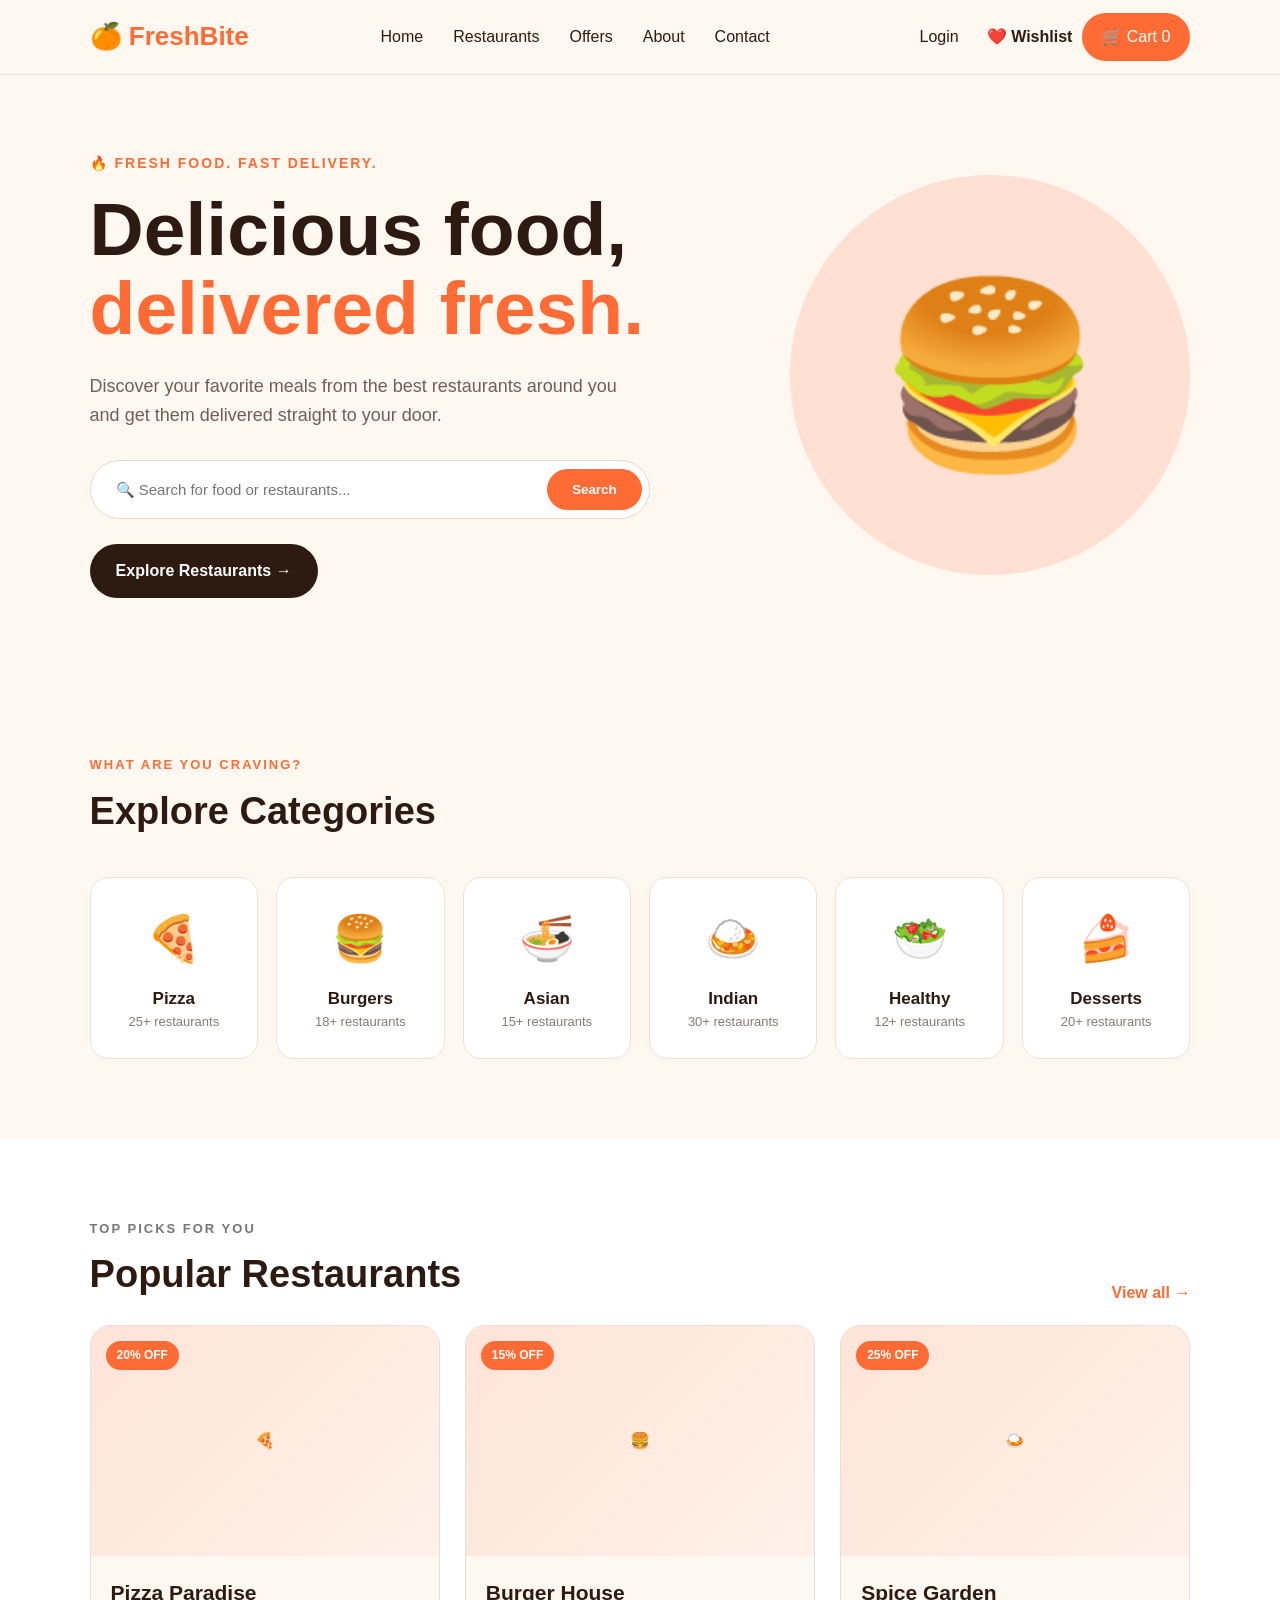
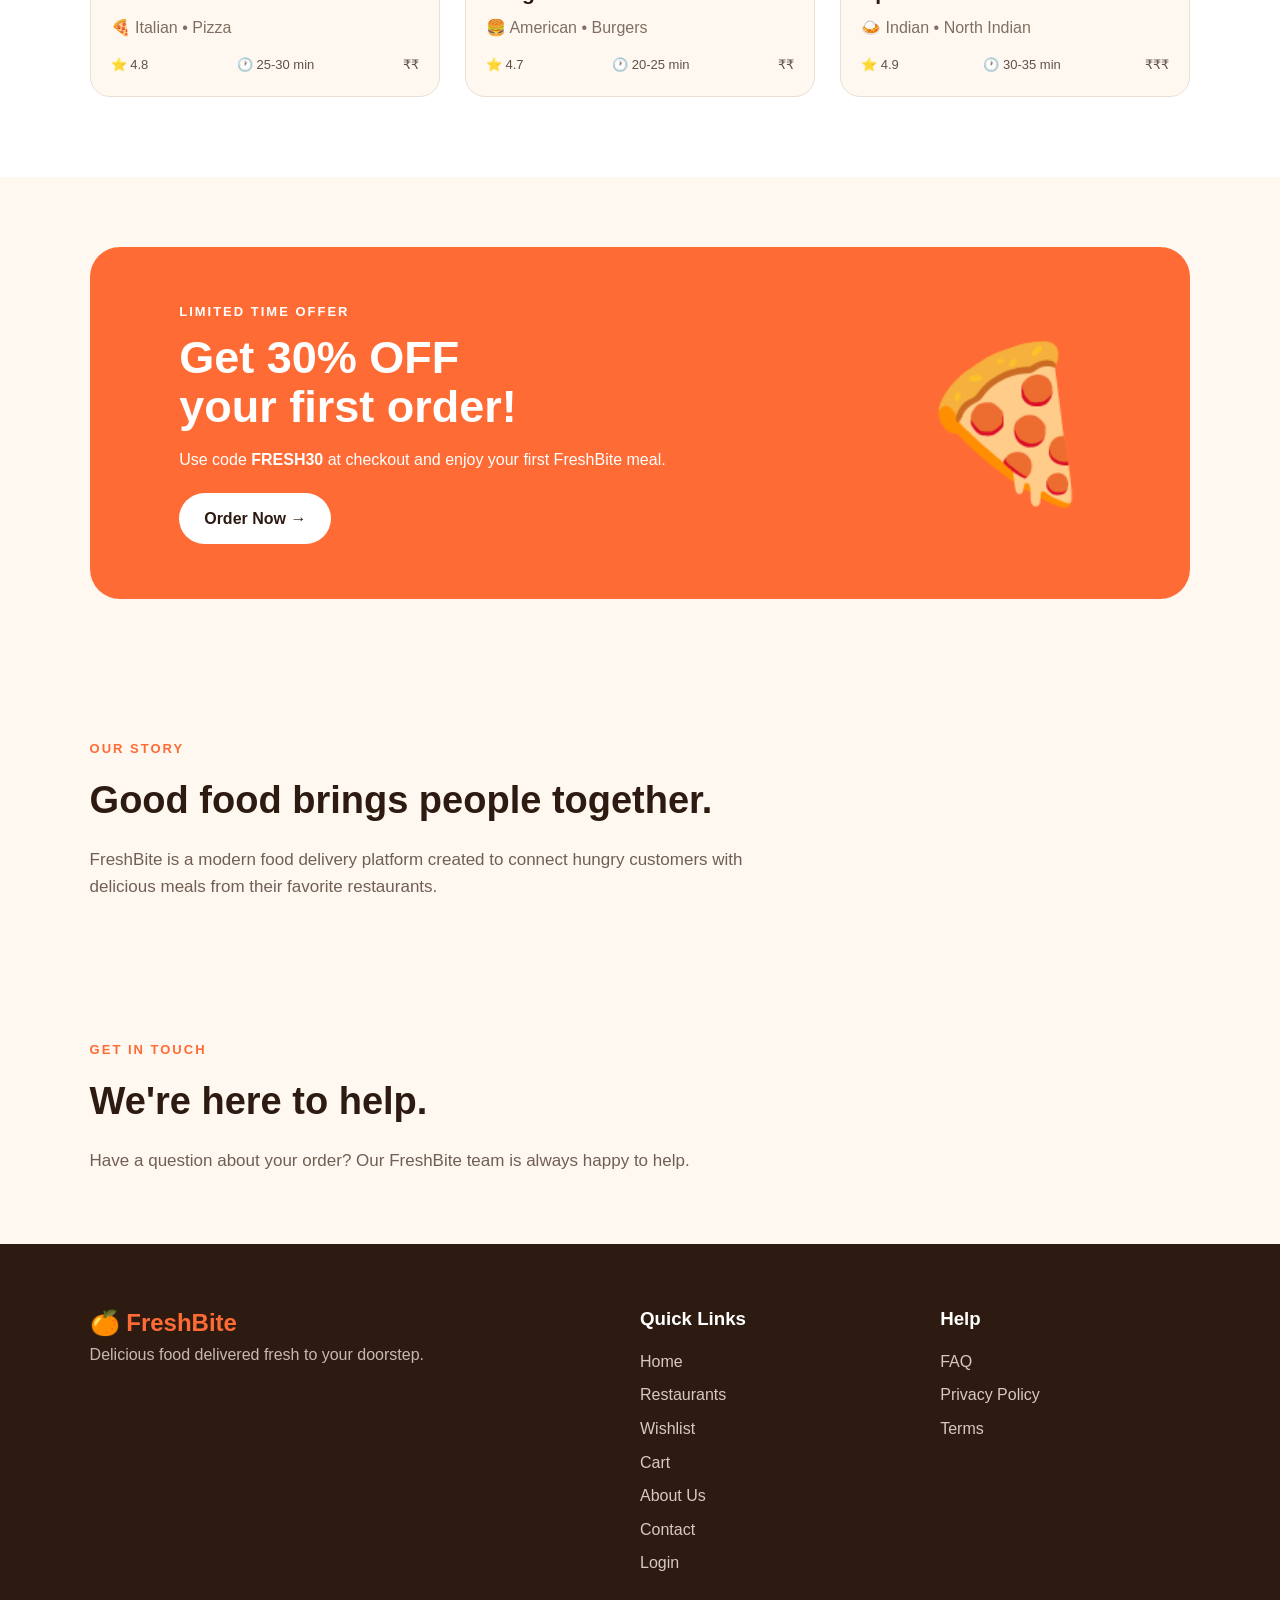
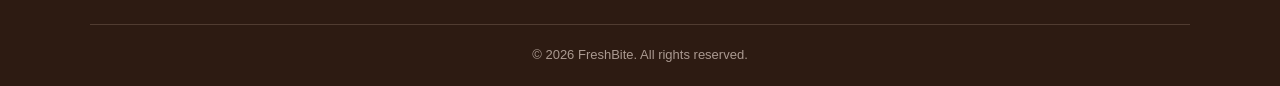
<file: index.html>
<!DOCTYPE html>
<html lang="en">

<head>
    <meta charset="UTF-8">
    <meta name="viewport" content="width=device-width, initial-scale=1.0">

    <title>FreshBite - Food Delivery</title>

    <link rel="stylesheet" href="css/style.css">
</head>

<body>

    <!-- ========================================
         NAVIGATION
    ========================================= -->
    <header class="navbar">

        <a href="index.html" class="logo">
            🍊 FreshBite
        </a>

        <nav>
            <a href="index.html">Home</a>
            <a href="restaurants.html">Restaurants</a>
            <a href="#offers">Offers</a>
            <a href="#about">About</a>
            <a href="#contact">Contact</a>
        </nav>

        <div class="nav-buttons">

            <a href="login.html" class="login-btn">
                Login
            </a>

            <a href="wishlist.html" class="wishlist-nav-btn">
                ❤️ Wishlist
            </a>

            <a href="cart.html" class="cart-btn">
                🛒 Cart
                <span id="cart-count">0</span>
            </a>

        </div>

    </header>


    <!-- ========================================
         HERO
    ========================================= -->
    <section class="hero">

        <div class="hero-content">

            <p class="hero-small">
                🔥 FRESH FOOD. FAST DELIVERY.
            </p>

            <h1>
                Delicious food,
                <span>delivered fresh.</span>
            </h1>

            <p class="hero-description">
                Discover your favorite meals from the best restaurants
                around you and get them delivered straight to your door.
            </p>

            <div class="search-box">

                <input
                    type="text"
                    id="home-search"
                    placeholder="🔍 Search for food or restaurants..."
                >

                <button id="home-search-btn">
                    Search
                </button>

            </div>

            <a href="restaurants.html" class="hero-button">
                Explore Restaurants →
            </a>

        </div>


        <div class="hero-image">
            🍔
        </div>

    </section>


    <!-- ========================================
         CATEGORIES
    ========================================= -->
    <section class="categories">

        <div class="section-heading">

            <p>
                WHAT ARE YOU CRAVING?
            </p>

            <h2>
                Explore Categories
            </h2>

        </div>


        <div class="category-grid">

            <div class="category-card">
                <div class="category-icon">🍕</div>
                <h3>Pizza</h3>
                <p>25+ restaurants</p>
            </div>


            <div class="category-card">
                <div class="category-icon">🍔</div>
                <h3>Burgers</h3>
                <p>18+ restaurants</p>
            </div>


            <div class="category-card">
                <div class="category-icon">🍜</div>
                <h3>Asian</h3>
                <p>15+ restaurants</p>
            </div>


            <div class="category-card">
                <div class="category-icon">🍛</div>
                <h3>Indian</h3>
                <p>30+ restaurants</p>
            </div>


            <div class="category-card">
                <div class="category-icon">🥗</div>
                <h3>Healthy</h3>
                <p>12+ restaurants</p>
            </div>


            <div class="category-card">
                <div class="category-icon">🍰</div>
                <h3>Desserts</h3>
                <p>20+ restaurants</p>
            </div>

        </div>

    </section>


    <!-- ========================================
         FEATURED RESTAURANTS
    ========================================= -->
    <section class="featured">

        <div class="section-heading-row">

            <div>

                <p>
                    TOP PICKS FOR YOU
                </p>

                <h2>
                    Popular Restaurants
                </h2>

            </div>

            <a href="restaurants.html">
                View all →
            </a>

        </div>


        <div class="restaurant-grid">

            <!-- PIZZA PARADISE -->

            <div class="restaurant-card">

                <div class="restaurant-image pizza-image">

                    🍕

                    <span class="offer-badge">
                        20% OFF
                    </span>

                </div>

                <div class="restaurant-info">

                    <h3>
                        Pizza Paradise
                    </h3>

                    <p class="cuisine">
                        🍕 Italian • Pizza
                    </p>

                    <div class="restaurant-details">

                        <span>
                            ⭐ 4.8
                        </span>

                        <span>
                            🕐 25-30 min
                        </span>

                        <span>
                            ₹₹
                        </span>

                    </div>

                </div>

            </div>


            <!-- BURGER HOUSE -->

            <div class="restaurant-card">

                <div class="restaurant-image burger-image">

                    🍔

                    <span class="offer-badge">
                        15% OFF
                    </span>

                </div>

                <div class="restaurant-info">

                    <h3>
                        Burger House
                    </h3>

                    <p class="cuisine">
                        🍔 American • Burgers
                    </p>

                    <div class="restaurant-details">

                        <span>
                            ⭐ 4.7
                        </span>

                        <span>
                            🕐 20-25 min
                        </span>

                        <span>
                            ₹₹
                        </span>

                    </div>

                </div>

            </div>


            <!-- SPICE GARDEN -->

            <div class="restaurant-card">

                <div class="restaurant-image indian-image">

                    🍛

                    <span class="offer-badge">
                        25% OFF
                    </span>

                </div>

                <div class="restaurant-info">

                    <h3>
                        Spice Garden
                    </h3>

                    <p class="cuisine">
                        🍛 Indian • North Indian
                    </p>

                    <div class="restaurant-details">

                        <span>
                            ⭐ 4.9
                        </span>

                        <span>
                            🕐 30-35 min
                        </span>

                        <span>
                            ₹₹₹
                        </span>

                    </div>

                </div>

            </div>

        </div>

    </section>


    <!-- ========================================
         SPECIAL OFFER
    ========================================= -->
    <section
        class="offer-section"
        id="offers"
    >

        <div class="offer-content">

            <p>
                LIMITED TIME OFFER
            </p>

            <h2>
                Get 30% OFF<br>
                your first order!
            </h2>

            <p>
                Use code
                <strong>FRESH30</strong>
                at checkout and enjoy your first FreshBite meal.
            </p>

            <a
                href="restaurants.html"
                class="offer-button"
            >
                Order Now →
            </a>

        </div>

        <div class="offer-emoji">
            🍕
        </div>

    </section>


    <!-- ========================================
         ABOUT
    ======================================== -->
    <section
        class="simple-section"
        id="about"
    >

        <p>
            OUR STORY
        </p>

        <h2>
            Good food brings people together.
        </h2>

        <p>
            FreshBite is a modern food delivery platform created to
            connect hungry customers with delicious meals from
            their favorite restaurants.
        </p>

    </section>


    <!-- ========================================
         CONTACT
    ======================================== -->
    <section
        class="simple-section"
        id="contact"
    >

        <p>
            GET IN TOUCH
        </p>

        <h2>
            We're here to help.
        </h2>

        <p>
            Have a question about your order?
            Our FreshBite team is always happy to help.
        </p>

    </section>


    <!-- ========================================
         FOOTER
    ======================================== -->
    <footer>

        <div class="footer-content">

            <!-- BRAND -->

            <div>

                <h2>
                    🍊 FreshBite
                </h2>

                <p>
                    Delicious food delivered fresh
                    to your doorstep.
                </p>

            </div>


            <!-- QUICK LINKS -->

            <div>

                <h3>
                    Quick Links
                </h3>

                <a href="index.html">
                    Home
                </a>

                <a href="restaurants.html">
                    Restaurants
                </a>

                <a href="wishlist.html">
                    Wishlist
                </a>

                <a href="cart.html">
                    Cart
                </a>

                <a href="#about">
                    About Us
                </a>

                <a href="#contact">
                    Contact
                </a>

                <a href="login.html">
                    Login
                </a>

            </div>


            <!-- HELP -->

            <div>

                <h3>
                    Help
                </h3>

                <a href="#">
                    FAQ
                </a>

                <a href="#">
                    Privacy Policy
                </a>

                <a href="#">
                    Terms
                </a>

            </div>

        </div>


        <div class="copyright">

            © 2026 FreshBite. All rights reserved.

        </div>

    </footer>


    <!-- ========================================
         HOME PAGE JAVASCRIPT
    ======================================== -->
    <script>

        // ========================================
        // UPDATE CART COUNT
        // ========================================

        function updateCartCount() {

            const cartCount =
                document.getElementById("cart-count");

            if (!cartCount) {
                return;
            }


            const cart =
                JSON.parse(
                    localStorage.getItem("freshBiteCart")
                ) || [];


            const totalQuantity =
                cart.reduce(
                    (total, item) =>
                        total + item.quantity,
                    0
                );


            cartCount.textContent =
                totalQuantity;

        }


        // ========================================
        // HOME SEARCH
        // ========================================

        const searchButton =
            document.getElementById("home-search-btn");

        const searchInput =
            document.getElementById("home-search");


        if (searchButton && searchInput) {

            searchButton.addEventListener(
                "click",
                function() {

                    const searchTerm =
                        searchInput.value.trim();


                    if (searchTerm === "") {

                        window.location.href =
                            "restaurants.html";

                        return;

                    }


                    // Save search term so the
                    // restaurant page can use it later.

                    localStorage.setItem(
                        "freshBiteSearch",
                        searchTerm
                    );


                    window.location.href =
                        "restaurants.html";

                }
            );


            searchInput.addEventListener(
                "keypress",
                function(event) {

                    if (event.key === "Enter") {

                        searchButton.click();

                    }

                }
            );

        }


        // ========================================
        // INITIALIZE
        // ========================================

        updateCartCount();

    </script>

</body>

</html>
</file>
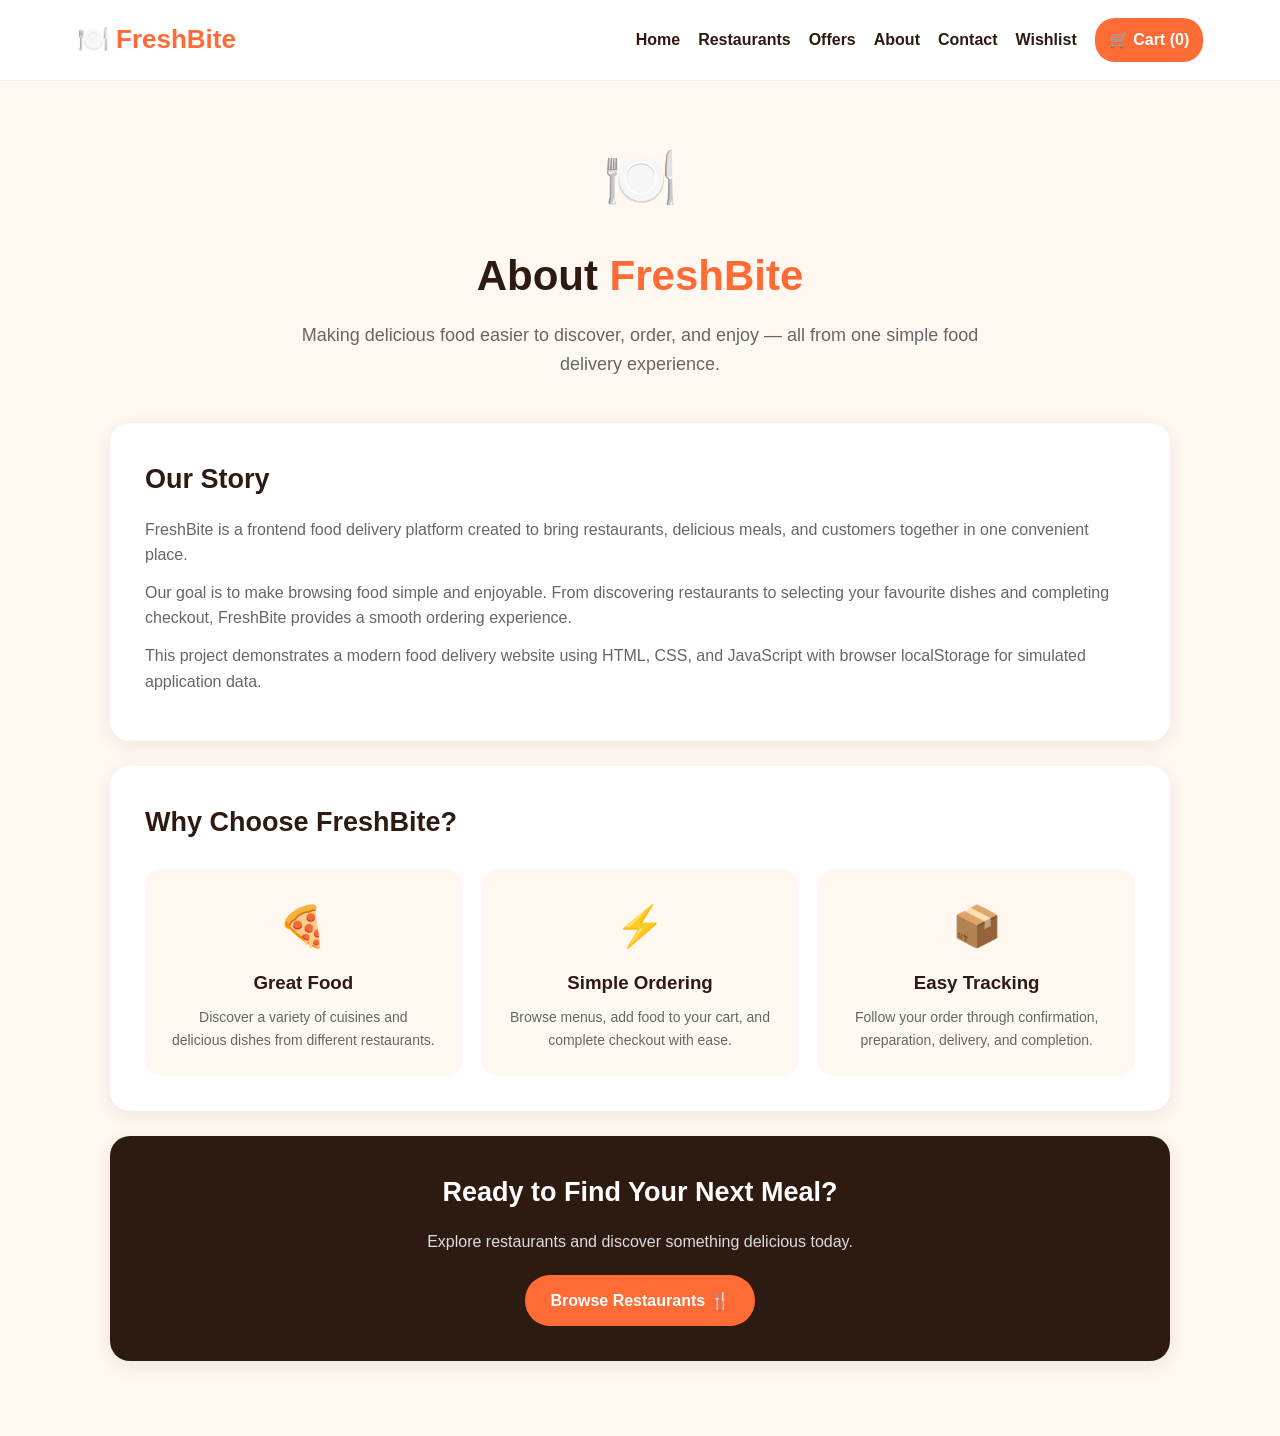
<file: about.html>
<!DOCTYPE html>
<html lang="en">
<head>
    <meta charset="UTF-8">
    <meta name="viewport" content="width=device-width, initial-scale=1.0">

    <title>About Us - FreshBite</title>

    <style>
        * {
            box-sizing: border-box;
            margin: 0;
            padding: 0;
        }

        body {
            font-family: Arial, sans-serif;
            background: #fff8f0;
            color: #2d1b12;
            line-height: 1.6;
        }

        a {
            text-decoration: none;
            color: inherit;
        }

        header {
            background: white;
            border-bottom: 1px solid #eee;
            padding: 18px 6%;
        }

        .navbar {
            max-width: 1200px;
            margin: auto;
            display: flex;
            justify-content: space-between;
            align-items: center;
            gap: 20px;
        }

        .logo {
            font-size: 26px;
            font-weight: bold;
            color: #ff6b35;
        }

        nav {
            display: flex;
            align-items: center;
            gap: 18px;
            flex-wrap: wrap;
        }

        nav a {
            font-weight: 600;
        }

        nav a:hover {
            color: #ff6b35;
        }

        .cart-link {
            background: #ff6b35;
            color: white;
            padding: 9px 14px;
            border-radius: 20px;
        }

        main {
            max-width: 1100px;
            margin: auto;
            padding: 50px 20px;
        }

        .hero {
            text-align: center;
            margin-bottom: 45px;
        }

        .hero-icon {
            font-size: 60px;
            margin-bottom: 15px;
        }

        .hero h1 {
            font-size: 42px;
            margin-bottom: 12px;
        }

        .hero h1 span {
            color: #ff6b35;
        }

        .hero p {
            max-width: 700px;
            margin: auto;
            color: #666;
            font-size: 18px;
        }

        .content-card {
            background: white;
            padding: 35px;
            border-radius: 20px;
            margin-bottom: 25px;
            box-shadow: 0 5px 20px rgba(45, 27, 18, 0.08);
        }

        .content-card h2 {
            font-size: 27px;
            margin-bottom: 15px;
        }

        .content-card p {
            color: #666;
            margin-bottom: 12px;
        }

        .features {
            display: grid;
            grid-template-columns: repeat(3, 1fr);
            gap: 20px;
            margin-top: 25px;
        }

        .feature {
            background: #fff8f0;
            padding: 25px;
            border-radius: 15px;
            text-align: center;
        }

        .feature-icon {
            font-size: 40px;
            margin-bottom: 10px;
        }

        .feature h3 {
            margin-bottom: 8px;
        }

        .feature p {
            font-size: 14px;
            margin: 0;
        }

        .cta {
            text-align: center;
            background: #2d1b12;
            color: white;
        }

        .cta p {
            color: #ddd;
            margin-bottom: 20px;
        }

        .button {
            display: inline-block;
            background: #ff6b35;
            color: white;
            padding: 13px 25px;
            border-radius: 25px;
            font-weight: bold;
        }

        .button:hover {
            background: #e85b2a;
        }

        @media (max-width: 750px) {
            .navbar {
                flex-direction: column;
            }

            nav {
                justify-content: center;
            }

            .hero h1 {
                font-size: 32px;
            }

            .features {
                grid-template-columns: 1fr;
            }

            .content-card {
                padding: 25px;
            }
        }
    </style>
</head>

<body>

<header>
    <div class="navbar">

        <a href="index.html" class="logo">
            🍽️ FreshBite
        </a>

        <nav>
            <a href="index.html">Home</a>
            <a href="restaurants.html">Restaurants</a>
            <a href="offers.html">Offers</a>
            <a href="about.html">About</a>
            <a href="contact.html">Contact</a>
            <a href="wishlist.html">Wishlist</a>

            <a href="cart.html" class="cart-link">
                🛒 Cart (<span id="cart-count">0</span>)
            </a>
        </nav>

    </div>
</header>

<main>

    <section class="hero">

        <div class="hero-icon">🍽️</div>

        <h1>
            About <span>FreshBite</span>
        </h1>

        <p>
            Making delicious food easier to discover, order,
            and enjoy — all from one simple food delivery experience.
        </p>

    </section>

    <section class="content-card">

        <h2>Our Story</h2>

        <p>
            FreshBite is a frontend food delivery platform created
            to bring restaurants, delicious meals, and customers
            together in one convenient place.
        </p>

        <p>
            Our goal is to make browsing food simple and enjoyable.
            From discovering restaurants to selecting your favourite
            dishes and completing checkout, FreshBite provides a
            smooth ordering experience.
        </p>

        <p>
            This project demonstrates a modern food delivery
            website using HTML, CSS, and JavaScript with browser
            localStorage for simulated application data.
        </p>

    </section>

    <section class="content-card">

        <h2>Why Choose FreshBite?</h2>

        <div class="features">

            <div class="feature">
                <div class="feature-icon">🍕</div>

                <h3>Great Food</h3>

                <p>
                    Discover a variety of cuisines and delicious
                    dishes from different restaurants.
                </p>
            </div>

            <div class="feature">
                <div class="feature-icon">⚡</div>

                <h3>Simple Ordering</h3>

                <p>
                    Browse menus, add food to your cart,
                    and complete checkout with ease.
                </p>
            </div>

            <div class="feature">
                <div class="feature-icon">📦</div>

                <h3>Easy Tracking</h3>

                <p>
                    Follow your order through confirmation,
                    preparation, delivery, and completion.
                </p>
            </div>

        </div>

    </section>

    <section class="content-card cta">

        <h2>Ready to Find Your Next Meal?</h2>

        <p>
            Explore restaurants and discover something delicious today.
        </p>

        <a href="restaurants.html" class="button">
            Browse Restaurants 🍴
        </a>

    </section>

</main>

<script>
    function updateCartCount() {
        const cart =
            JSON.parse(localStorage.getItem("freshBiteCart")) || [];

        const count = cart.reduce((total, item) => {
            return total + Number(item.quantity || 0);
        }, 0);

        const cartCount = document.getElementById("cart-count");

        if (cartCount) {
            cartCount.textContent = count;
        }
    }

    updateCartCount();
</script>

</body>
</html>
</file>
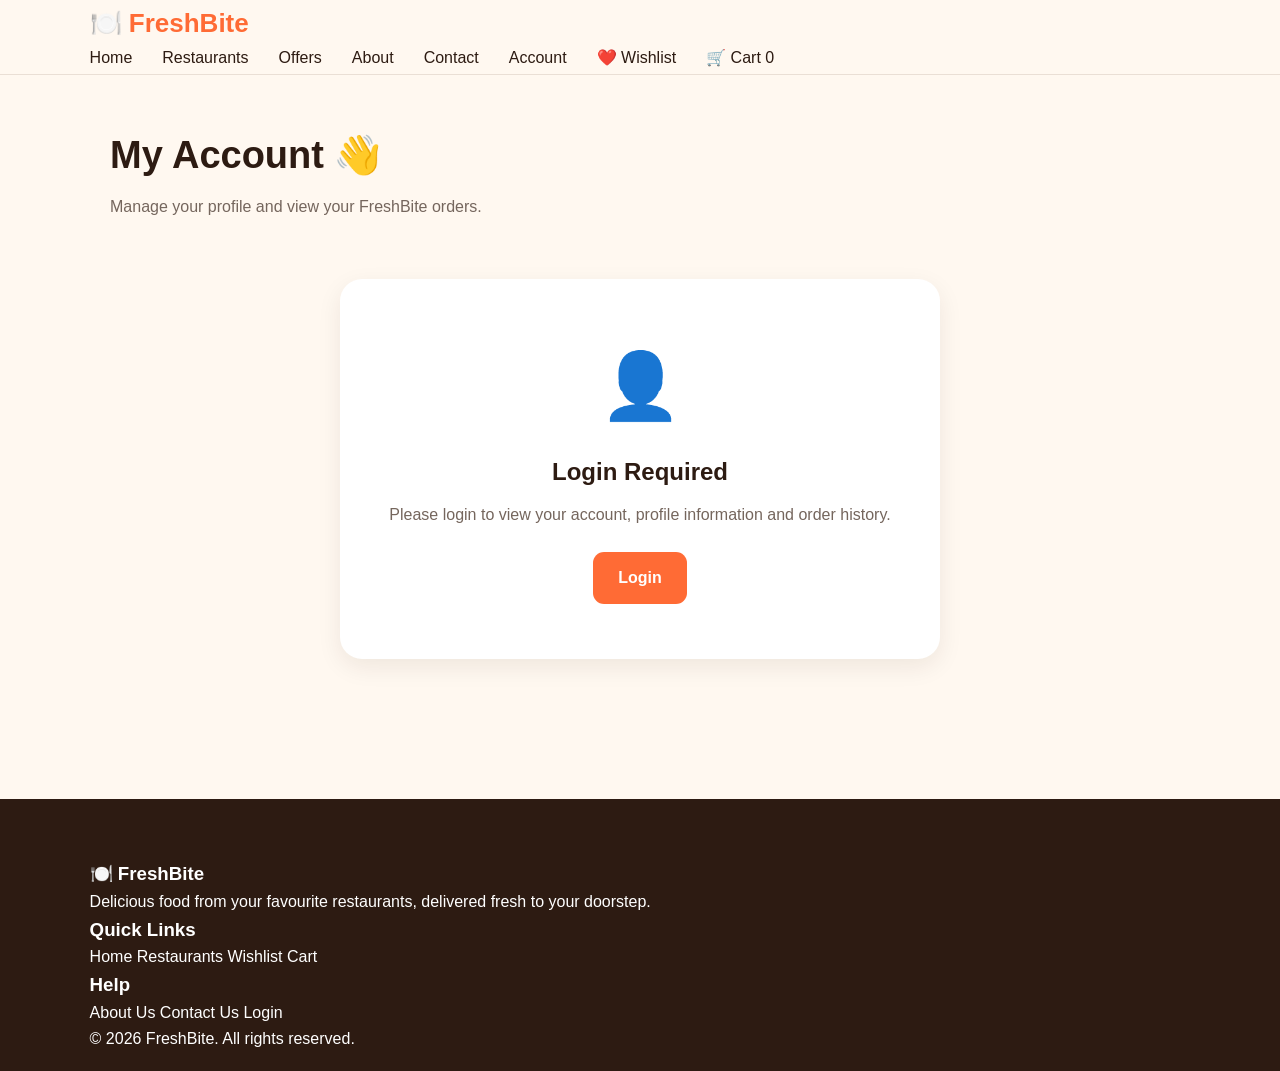
<file: account.html>
<!DOCTYPE html>
<html lang="en">
<head>
    <meta charset="UTF-8">
    <meta name="viewport" content="width=device-width, initial-scale=1.0">

    <title>My Account | FreshBite</title>

    <link rel="stylesheet" href="css/style.css">

    <style>
        /* =========================================
           ACCOUNT PAGE
        ========================================= */

        .account-page {
            min-height: 70vh;
            padding: 50px 20px 80px;
            background: #fff8f0;
        }

        .account-wrapper {
            max-width: 1100px;
            margin: 0 auto;
        }

        .account-heading {
            margin-bottom: 30px;
        }

        .account-heading h1 {
            margin: 0 0 8px;
            color: #2d1b12;
            font-size: 38px;
        }

        .account-heading p {
            margin: 0;
            color: #75665d;
        }

        /* PROFILE */

        .profile-card {
            display: grid;
            grid-template-columns: auto 1fr auto;
            align-items: center;
            gap: 22px;
            margin-bottom: 30px;
            padding: 28px;
            background: white;
            border-radius: 22px;
            box-shadow: 0 8px 25px rgba(45, 27, 18, 0.08);
        }

        .profile-avatar {
            width: 85px;
            height: 85px;
            display: flex;
            align-items: center;
            justify-content: center;
            border-radius: 50%;
            background: #ff6b35;
            color: white;
            font-size: 34px;
            font-weight: 800;
        }

        .profile-info h2 {
            margin: 0 0 7px;
            color: #2d1b12;
            font-size: 25px;
        }

        .profile-info p {
            margin: 4px 0;
            color: #75665d;
            font-size: 14px;
        }

        .logout-button {
            padding: 11px 18px;
            border: 1px solid #e6d7ce;
            border-radius: 10px;
            background: white;
            color: #b64b3a;
            font-weight: 700;
            cursor: pointer;
        }

        .logout-button:hover {
            background: #fff0ed;
        }

        /* QUICK LINKS */

        .account-links {
            display: grid;
            grid-template-columns: repeat(3, 1fr);
            gap: 15px;
            margin-bottom: 35px;
        }

        .account-link-card {
            display: flex;
            align-items: center;
            gap: 14px;
            padding: 20px;
            border-radius: 16px;
            background: white;
            color: #2d1b12;
            text-decoration: none;
            box-shadow: 0 5px 18px rgba(45, 27, 18, 0.07);
            transition: 0.2s ease;
        }

        .account-link-card:hover {
            transform: translateY(-3px);
            color: #ff6b35;
        }

        .account-link-icon {
            width: 45px;
            height: 45px;
            display: flex;
            align-items: center;
            justify-content: center;
            border-radius: 12px;
            background: #fff0e5;
            font-size: 22px;
        }

        .account-link-text strong {
            display: block;
            margin-bottom: 3px;
        }

        .account-link-text span {
            color: #75665d;
            font-size: 12px;
        }

        /* ORDERS */

        .orders-section {
            margin-top: 10px;
        }

        .section-title {
            display: flex;
            align-items: center;
            justify-content: space-between;
            margin-bottom: 18px;
        }

        .section-title h2 {
            margin: 0;
            color: #2d1b12;
            font-size: 26px;
        }

        .orders-count {
            color: #75665d;
            font-size: 14px;
        }

        .orders-list {
            display: flex;
            flex-direction: column;
            gap: 15px;
        }

        .order-card {
            padding: 22px;
            border-radius: 18px;
            background: white;
            box-shadow: 0 5px 20px rgba(45, 27, 18, 0.08);
        }

        .order-top {
            display: flex;
            align-items: center;
            justify-content: space-between;
            gap: 15px;
            padding-bottom: 15px;
            border-bottom: 1px solid #eee3dc;
        }

        .order-id {
            margin: 0 0 5px;
            color: #2d1b12;
            font-size: 17px;
            font-weight: 800;
        }

        .order-date {
            margin: 0;
            color: #75665d;
            font-size: 13px;
        }

        .order-status {
            padding: 7px 12px;
            border-radius: 20px;
            background: #eaf8ed;
            color: #218739;
            font-size: 12px;
            font-weight: 700;
        }

        .order-middle {
            display: flex;
            justify-content: space-between;
            gap: 20px;
            padding: 17px 0;
        }

        .order-items {
            flex: 1;
        }

        .order-items-title {
            margin-bottom: 8px;
            color: #2d1b12;
            font-size: 13px;
            font-weight: 700;
        }

        .order-item-line {
            margin-bottom: 4px;
            color: #75665d;
            font-size: 13px;
        }

        .order-total {
            min-width: 100px;
            text-align: right;
        }

        .order-total span {
            display: block;
            margin-bottom: 4px;
            color: #75665d;
            font-size: 12px;
        }

        .order-total strong {
            color: #2d1b12;
            font-size: 20px;
        }

        .order-bottom {
            display: flex;
            align-items: center;
            justify-content: space-between;
            gap: 15px;
        }

        .payment-info {
            color: #75665d;
            font-size: 13px;
        }

        .track-order-button {
            display: inline-block;
            padding: 10px 16px;
            border-radius: 10px;
            background: #ff6b35;
            color: white;
            text-decoration: none;
            font-size: 13px;
            font-weight: 700;
        }

        .track-order-button:hover {
            background: #e95725;
        }

        /* EMPTY ORDERS */

        .empty-orders {
            padding: 65px 25px;
            border-radius: 20px;
            background: white;
            text-align: center;
            box-shadow: 0 7px 22px rgba(45, 27, 18, 0.07);
        }

        .empty-orders-icon {
            margin-bottom: 12px;
            font-size: 65px;
        }

        .empty-orders h3 {
            margin: 0 0 8px;
            color: #2d1b12;
            font-size: 23px;
        }

        .empty-orders p {
            max-width: 450px;
            margin: 0 auto 22px;
            color: #75665d;
            line-height: 1.6;
        }

        .browse-button {
            display: inline-block;
            padding: 12px 20px;
            border-radius: 10px;
            background: #ff6b35;
            color: white;
            text-decoration: none;
            font-weight: 700;
        }

        .browse-button:hover {
            background: #e95725;
        }

        /* LOGIN REQUIRED */

        .login-required {
            max-width: 600px;
            margin: 60px auto;
            padding: 55px 30px;
            border-radius: 22px;
            background: white;
            text-align: center;
            box-shadow: 0 8px 25px rgba(45, 27, 18, 0.08);
        }

        .login-required-icon {
            margin-bottom: 15px;
            font-size: 65px;
        }

        .login-required h2 {
            margin: 0 0 10px;
            color: #2d1b12;
        }

        .login-required p {
            margin: 0 auto 25px;
            color: #75665d;
            line-height: 1.6;
        }

        .login-button {
            display: inline-block;
            padding: 13px 25px;
            border-radius: 11px;
            background: #ff6b35;
            color: white;
            text-decoration: none;
            font-weight: 700;
        }

        /* RESPONSIVE */

        @media (max-width: 800px) {
            .profile-card {
                grid-template-columns: auto 1fr;
            }

            .logout-button {
                grid-column: 1 / -1;
                width: 100%;
            }

            .account-links {
                grid-template-columns: 1fr;
            }
        }

        @media (max-width: 600px) {
            .account-page {
                padding: 35px 15px 60px;
            }

            .account-heading h1 {
                font-size: 30px;
            }

            .profile-card {
                padding: 20px;
            }

            .profile-avatar {
                width: 65px;
                height: 65px;
                font-size: 26px;
            }

            .profile-info h2 {
                font-size: 20px;
            }

            .order-top,
            .order-bottom {
                align-items: flex-start;
                flex-direction: column;
            }

            .order-middle {
                flex-direction: column;
            }

            .order-total {
                text-align: left;
            }
        }
    </style>
</head>

<body>

    <!-- HEADER -->
    <header class="navbar">
        <div class="nav-container">

            <a href="index.html" class="logo">
                <span>🍽️</span>
                FreshBite
            </a>

            <nav class="nav-links">
                <a href="index.html">Home</a>
                <a href="restaurants.html">Restaurants</a>
                <a href="index.html#offers">Offers</a>
                <a href="index.html#about">About</a>
                <a href="index.html#contact">Contact</a>
                <a href="account.html">Account</a>
                <a href="wishlist.html">❤️ Wishlist</a>

                <a href="cart.html" class="cart-link">
                    🛒 Cart
                    <span id="cart-count" class="cart-count">0</span>
                </a>
            </nav>

        </div>
    </header>


    <!-- ACCOUNT -->
    <main class="account-page">

        <div class="account-wrapper">

            <div class="account-heading">
                <h1>My Account 👋</h1>
                <p>Manage your profile and view your FreshBite orders.</p>
            </div>

            <div id="account-container">

                <div class="login-required">
                    <div class="login-required-icon">
                        ⏳
                    </div>

                    <h2>
                        Loading your account...
                    </h2>

                    <p>
                        Please wait.
                    </p>
                </div>

            </div>

        </div>

    </main>


    <!-- FOOTER -->
    <footer class="footer">

        <div class="footer-container">

            <div class="footer-section">
                <h3>🍽️ FreshBite</h3>

                <p>
                    Delicious food from your favourite restaurants,
                    delivered fresh to your doorstep.
                </p>
            </div>

            <div class="footer-section">
                <h3>Quick Links</h3>

                <a href="index.html">Home</a>
                <a href="restaurants.html">Restaurants</a>
                <a href="wishlist.html">Wishlist</a>
                <a href="cart.html">Cart</a>
            </div>

            <div class="footer-section">
                <h3>Help</h3>

                <a href="index.html#about">About Us</a>
                <a href="index.html#contact">Contact Us</a>
                <a href="login.html">Login</a>
            </div>

        </div>

        <div class="footer-bottom">
            <p>
                © 2026 FreshBite. All rights reserved.
            </p>
        </div>

    </footer>


    <script src="js/account.js"></script>

</body>
</html>
</file>
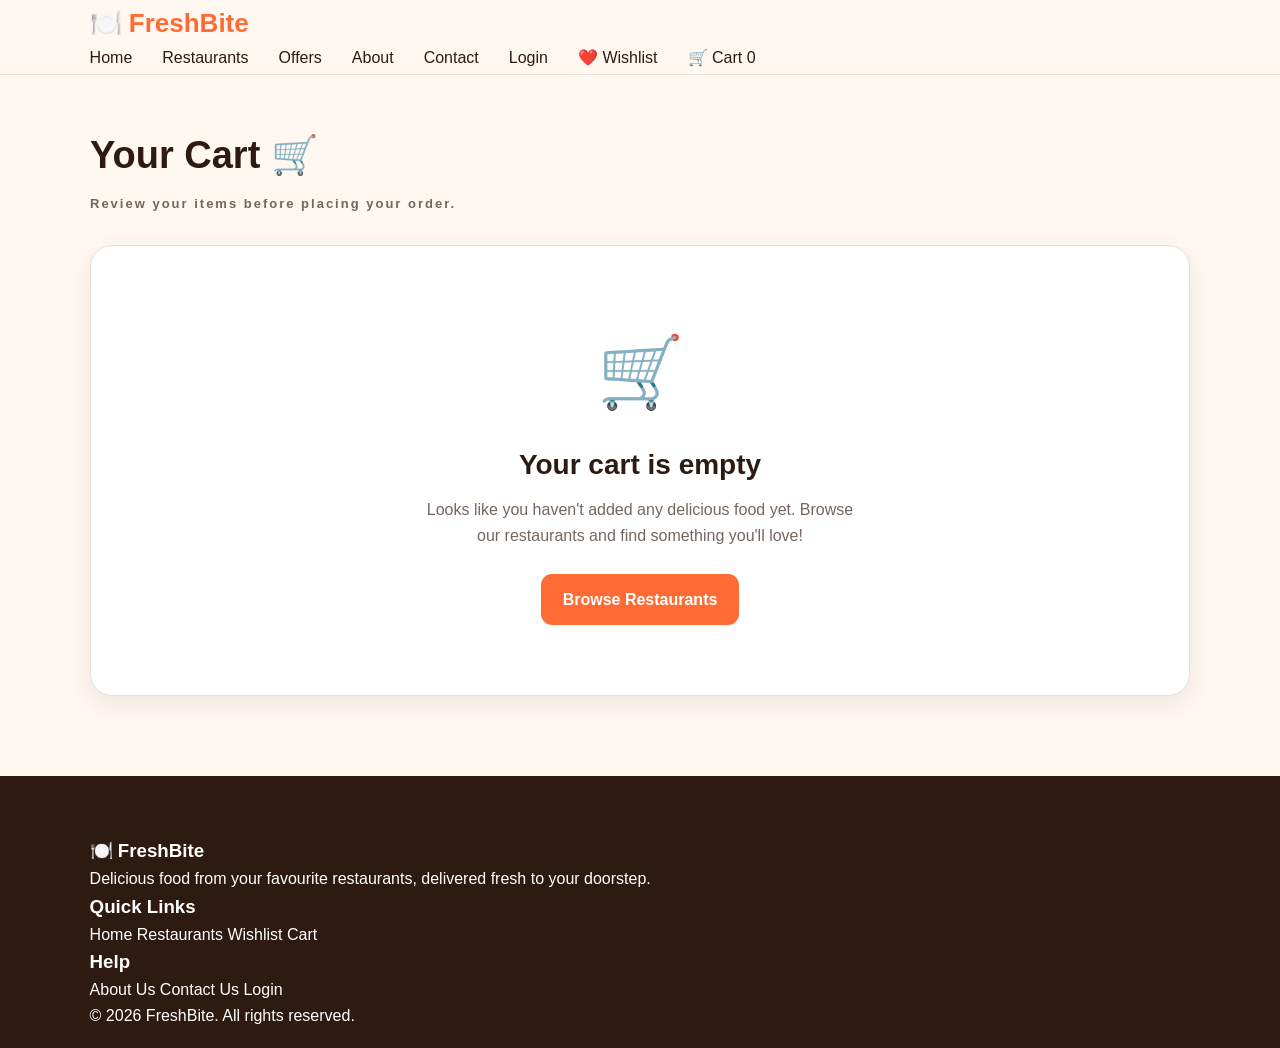
<file: cart.html>
<!DOCTYPE html>
<html lang="en">
<head>
    <meta charset="UTF-8">
    <meta name="viewport" content="width=device-width, initial-scale=1.0">

    <title>Your Cart | FreshBite</title>

    <link rel="stylesheet" href="css/style.css">

    <style>
        .cart-page {
            min-height: 70vh;
            padding: 50px 20px 80px;
            background: #fff8f0;
        }

        .cart-wrapper {
            max-width: 1100px;
            margin: 0 auto;
        }

        .cart-heading {
            margin-bottom: 30px;
        }

        .cart-heading h1 {
            margin: 0 0 8px;
            color: #2d1b12;
            font-size: 38px;
        }

        .cart-heading p {
            margin: 0;
            color: #75665d;
        }

        .cart-layout {
            display: grid;
            grid-template-columns: 1fr 350px;
            gap: 25px;
            align-items: start;
        }

        .cart-items {
            display: flex;
            flex-direction: column;
            gap: 15px;
        }

        .cart-item {
            display: grid;
            grid-template-columns: 95px 1fr auto;
            gap: 18px;
            align-items: center;
            padding: 18px;
            background: white;
            border-radius: 18px;
            box-shadow: 0 5px 20px rgba(45, 27, 18, 0.08);
        }

        .cart-item-image {
            width: 95px;
            height: 95px;
            border-radius: 15px;
            overflow: hidden;
            background: #fff0e5;
            display: flex;
            align-items: center;
            justify-content: center;
            font-size: 45px;
        }

        .cart-item-image img {
            width: 100%;
            height: 100%;
            object-fit: cover;
        }

        .cart-item-info h3 {
            margin: 0 0 7px;
            color: #2d1b12;
            font-size: 19px;
        }

        .cart-item-info p {
            margin: 0 0 8px;
            color: #75665d;
            font-size: 14px;
        }

        .cart-item-price {
            color: #ff6b35;
            font-weight: 800;
            font-size: 17px;
        }

        .cart-item-actions {
            display: flex;
            align-items: center;
            gap: 12px;
        }

        .quantity-control {
            display: flex;
            align-items: center;
            border: 1px solid #eaded5;
            border-radius: 10px;
            overflow: hidden;
        }

        .quantity-button {
            width: 36px;
            height: 36px;
            border: none;
            background: #fff8f0;
            color: #ff6b35;
            font-size: 20px;
            font-weight: 700;
            cursor: pointer;
        }

        .quantity-button:hover {
            background: #ff6b35;
            color: white;
        }

        .quantity-number {
            width: 35px;
            text-align: center;
            font-weight: 700;
            color: #2d1b12;
        }

        .remove-button {
            border: none;
            background: transparent;
            color: #b64b3a;
            font-size: 13px;
            font-weight: 700;
            cursor: pointer;
        }

        .remove-button:hover {
            text-decoration: underline;
        }

        .item-total {
            min-width: 80px;
            text-align: right;
            color: #2d1b12;
            font-weight: 800;
        }

        .cart-summary {
            position: sticky;
            top: 20px;
            padding: 25px;
            background: white;
            border-radius: 20px;
            box-shadow: 0 8px 25px rgba(45, 27, 18, 0.1);
        }

        .cart-summary h2 {
            margin: 0 0 22px;
            color: #2d1b12;
            font-size: 24px;
        }

        .summary-row {
            display: flex;
            justify-content: space-between;
            gap: 15px;
            margin-bottom: 14px;
            color: #655850;
            font-size: 15px;
        }

        .summary-row.discount {
            color: #218739;
        }

        .summary-divider {
            height: 1px;
            margin: 18px 0;
            background: #eaded5;
        }

        .summary-total {
            display: flex;
            justify-content: space-between;
            margin-bottom: 22px;
            color: #2d1b12;
            font-size: 21px;
            font-weight: 800;
        }

        .checkout-button {
            display: block;
            width: 100%;
            padding: 15px;
            border: none;
            border-radius: 12px;
            background: #ff6b35;
            color: white;
            text-align: center;
            text-decoration: none;
            font-size: 16px;
            font-weight: 700;
            cursor: pointer;
            transition: 0.2s ease;
        }

        .checkout-button:hover {
            background: #e95725;
            transform: translateY(-2px);
        }

        .checkout-button.disabled {
            opacity: 0.5;
            pointer-events: none;
        }

        .continue-shopping {
            display: block;
            margin-top: 15px;
            color: #ff6b35;
            text-align: center;
            text-decoration: none;
            font-size: 14px;
            font-weight: 700;
        }

        .continue-shopping:hover {
            text-decoration: underline;
        }

        .empty-cart {
            padding: 70px 25px;
            background: white;
            border-radius: 22px;
            text-align: center;
            box-shadow: 0 8px 25px rgba(45, 27, 18, 0.08);
        }

        .empty-cart-icon {
            margin-bottom: 15px;
            font-size: 70px;
        }

        .empty-cart h2 {
            margin: 0 0 10px;
            color: #2d1b12;
        }

        .empty-cart p {
            margin: 0 auto 25px;
            max-width: 450px;
            color: #75665d;
            line-height: 1.6;
        }

        .browse-button {
            display: inline-block;
            padding: 13px 22px;
            border-radius: 11px;
            background: #ff6b35;
            color: white;
            text-decoration: none;
            font-weight: 700;
        }

        .browse-button:hover {
            background: #e95725;
        }

        .toast {
            position: fixed;
            right: 25px;
            bottom: 25px;
            z-index: 9999;
            padding: 14px 20px;
            border-radius: 12px;
            background: #2d1b12;
            color: white;
            font-size: 14px;
            font-weight: 600;
            box-shadow: 0 8px 25px rgba(0, 0, 0, 0.2);
            transform: translateY(100px);
            opacity: 0;
            transition: 0.3s ease;
        }

        .toast.show {
            transform: translateY(0);
            opacity: 1;
        }

        @media (max-width: 850px) {
            .cart-layout {
                grid-template-columns: 1fr;
            }

            .cart-summary {
                position: static;
            }
        }

        @media (max-width: 600px) {
            .cart-page {
                padding: 35px 15px 60px;
            }

            .cart-heading h1 {
                font-size: 30px;
            }

            .cart-item {
                grid-template-columns: 70px 1fr;
                gap: 12px;
            }

            .cart-item-image {
                width: 70px;
                height: 70px;
                font-size: 35px;
            }

            .cart-item-actions {
                grid-column: 2;
                flex-wrap: wrap;
            }

            .item-total {
                grid-column: 2;
                text-align: left;
            }
        }
    </style>
</head>

<body>

    <!-- HEADER -->
    <header class="navbar">
        <div class="nav-container">

            <a href="index.html" class="logo">
                <span>🍽️</span>
                FreshBite
            </a>

            <nav class="nav-links">
                <a href="index.html">Home</a>
                <a href="restaurants.html">Restaurants</a>
                <a href="index.html#offers">Offers</a>
                <a href="index.html#about">About</a>
                <a href="index.html#contact">Contact</a>
                <a href="login.html">Login</a>
                <a href="wishlist.html">❤️ Wishlist</a>

                <a href="cart.html" class="cart-link">
                    🛒 Cart
                    <span id="cart-count" class="cart-count">0</span>
                </a>
            </nav>

        </div>
    </header>


    <!-- CART -->
    <main class="cart-page">

        <div class="cart-wrapper">

            <div class="cart-heading">
                <h1>Your Cart 🛒</h1>
                <p>Review your items before placing your order.</p>
            </div>

            <div id="cart-container">
                <div class="empty-cart">
                    <div class="empty-cart-icon">⏳</div>
                    <h2>Loading your cart...</h2>
                    <p>Please wait.</p>
                </div>
            </div>

        </div>

    </main>


    <!-- FOOTER -->
    <footer class="footer">

        <div class="footer-container">

            <div class="footer-section">
                <h3>🍽️ FreshBite</h3>
                <p>
                    Delicious food from your favourite restaurants,
                    delivered fresh to your doorstep.
                </p>
            </div>

            <div class="footer-section">
                <h3>Quick Links</h3>
                <a href="index.html">Home</a>
                <a href="restaurants.html">Restaurants</a>
                <a href="wishlist.html">Wishlist</a>
                <a href="cart.html">Cart</a>
            </div>

            <div class="footer-section">
                <h3>Help</h3>
                <a href="index.html#about">About Us</a>
                <a href="index.html#contact">Contact Us</a>
                <a href="login.html">Login</a>
            </div>

        </div>

        <div class="footer-bottom">
            <p>© 2026 FreshBite. All rights reserved.</p>
        </div>

    </footer>


    <div id="toast" class="toast"></div>


    <script src="js/data.js"></script>
    <script src="js/cart.js"></script>

</body>
</html>
</file>
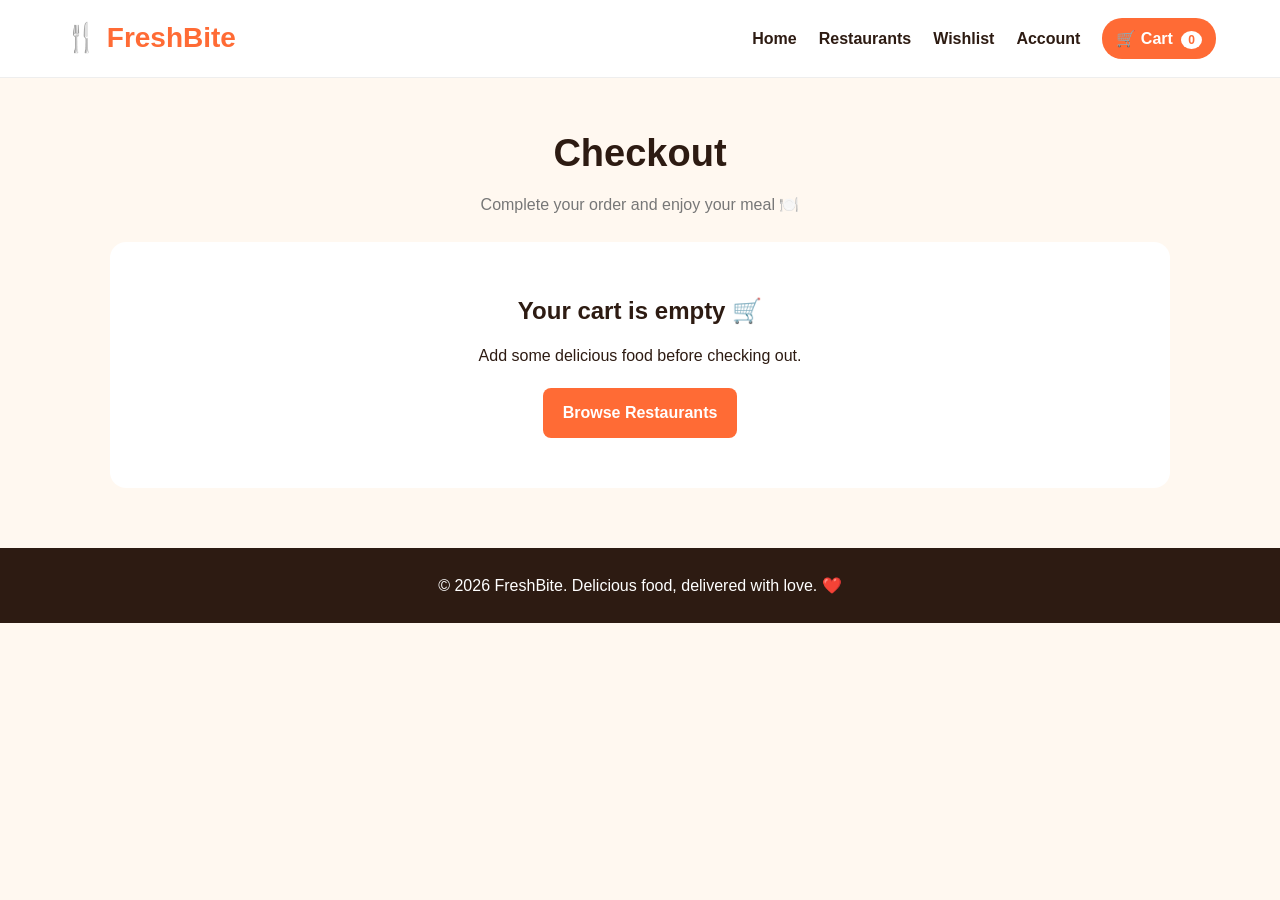
<file: checkout.html>
<!DOCTYPE html>
<html lang="en">
<head>
    <meta charset="UTF-8">
    <meta name="viewport" content="width=device-width, initial-scale=1.0">

    <title>Checkout | FreshBite</title>

    <style>
        * {
            box-sizing: border-box;
            margin: 0;
            padding: 0;
        }

        body {
            font-family: Arial, sans-serif;
            background: #FFF8F0;
            color: #2D1B12;
            line-height: 1.6;
        }

        a {
            text-decoration: none;
            color: inherit;
        }

        header {
            background: #ffffff;
            border-bottom: 1px solid #eee;
            padding: 16px 5%;
            position: sticky;
            top: 0;
            z-index: 100;
        }

        .navbar {
            max-width: 1200px;
            margin: auto;
            display: flex;
            align-items: center;
            justify-content: space-between;
            gap: 20px;
        }

        .logo {
            font-size: 28px;
            font-weight: bold;
            color: #FF6B35;
        }

        .nav-links {
            display: flex;
            gap: 22px;
            align-items: center;
        }

        .nav-links a {
            font-weight: 600;
        }

        .nav-links a:hover {
            color: #FF6B35;
        }

        .cart-link {
            background: #FF6B35;
            color: white;
            padding: 8px 14px;
            border-radius: 20px;
        }

        .cart-count {
            background: white;
            color: #FF6B35;
            padding: 2px 7px;
            border-radius: 50%;
            margin-left: 4px;
            font-size: 12px;
        }

        .page-title {
            text-align: center;
            padding: 45px 20px 25px;
        }

        .page-title h1 {
            font-size: 38px;
            margin-bottom: 8px;
        }

        .page-title p {
            color: #777;
        }

        .checkout-container {
            max-width: 1100px;
            margin: 0 auto 60px;
            padding: 0 20px;
            display: grid;
            grid-template-columns: 1.5fr 1fr;
            gap: 30px;
        }

        .checkout-card {
            background: white;
            padding: 25px;
            border-radius: 16px;
            box-shadow: 0 5px 20px rgba(45, 27, 18, 0.08);
            margin-bottom: 20px;
        }

        .checkout-card h2 {
            margin-bottom: 20px;
            font-size: 22px;
        }

        .form-grid {
            display: grid;
            grid-template-columns: 1fr 1fr;
            gap: 16px;
        }

        .form-group {
            display: flex;
            flex-direction: column;
            gap: 6px;
        }

        .form-group.full {
            grid-column: 1 / -1;
        }

        label {
            font-weight: 600;
            font-size: 14px;
        }

        input,
        select {
            width: 100%;
            padding: 12px 13px;
            border: 1px solid #ddd;
            border-radius: 8px;
            font-size: 15px;
            outline: none;
            background: white;
        }

        input:focus,
        select:focus {
            border-color: #FF6B35;
        }

        .payment-options {
            display: grid;
            gap: 12px;
        }

        .payment-option {
            border: 1px solid #ddd;
            padding: 14px;
            border-radius: 10px;
            cursor: pointer;
            display: flex;
            align-items: center;
            gap: 10px;
        }

        .payment-option:hover {
            border-color: #FF6B35;
        }

        .payment-option input {
            width: auto;
        }

        .coupon-box {
            background: #FFF4EC;
            border: 1px dashed #FF6B35;
            border-radius: 12px;
            padding: 18px;
        }

        .coupon-box h3 {
            margin-bottom: 5px;
        }

        .coupon-help {
            color: #777;
            font-size: 13px;
            margin-bottom: 12px;
        }

        .coupon-row {
            display: flex;
            gap: 10px;
        }

        .coupon-row input {
            flex: 1;
        }

        button {
            border: none;
            cursor: pointer;
            font-size: 15px;
            font-weight: 600;
        }

        .apply-btn {
            background: #FF6B35;
            color: white;
            padding: 12px 20px;
            border-radius: 8px;
        }

        .apply-btn:hover {
            background: #e95725;
        }

        .remove-btn {
            background: #eee;
            color: #2D1B12;
            padding: 10px 15px;
            border-radius: 8px;
            margin-top: 10px;
        }

        .coupon-message {
            margin-top: 10px;
            font-size: 14px;
            font-weight: 600;
        }

        .success {
            color: #188038;
        }

        .error {
            color: #d93025;
        }

        .summary-item {
            display: flex;
            justify-content: space-between;
            gap: 15px;
            margin-bottom: 12px;
        }

        .summary-item span:last-child {
            font-weight: 600;
        }

        .summary-divider {
            border: 0;
            border-top: 1px solid #eee;
            margin: 18px 0;
        }

        .discount-row {
            color: #188038;
        }

        .total-row {
            display: flex;
            justify-content: space-between;
            font-size: 21px;
            font-weight: bold;
            margin-top: 10px;
        }

        .place-order-btn {
            width: 100%;
            background: #FF6B35;
            color: white;
            padding: 15px;
            border-radius: 10px;
            margin-top: 20px;
            font-size: 17px;
        }

        .place-order-btn:hover {
            background: #e95725;
        }

        .place-order-btn:disabled {
            background: #aaa;
            cursor: not-allowed;
        }

        .empty-message {
            text-align: center;
            padding: 50px 20px;
            background: white;
            border-radius: 16px;
        }

        .confirmation {
            display: none;
            text-align: center;
        }

        .confirmation-icon {
            font-size: 60px;
            margin-bottom: 10px;
        }

        .confirmation h2 {
            color: #188038;
        }

        .order-id {
            font-size: 22px;
            font-weight: bold;
            color: #FF6B35;
            margin: 15px 0;
        }

        .confirmation-actions {
            display: flex;
            justify-content: center;
            gap: 12px;
            flex-wrap: wrap;
            margin-top: 20px;
        }

        .confirmation-actions a {
            padding: 12px 18px;
            border-radius: 8px;
            font-weight: 600;
        }

        .primary-link {
            background: #FF6B35;
            color: white;
        }

        .secondary-link {
            background: #eee;
        }

        footer {
            background: #2D1B12;
            color: white;
            text-align: center;
            padding: 25px 20px;
        }

        @media (max-width: 800px) {
            .checkout-container {
                grid-template-columns: 1fr;
            }

            .nav-links {
                gap: 10px;
                font-size: 14px;
            }
        }

        @media (max-width: 600px) {
            .navbar {
                flex-direction: column;
            }

            .nav-links {
                flex-wrap: wrap;
                justify-content: center;
            }

            .page-title h1 {
                font-size: 30px;
            }

            .form-grid {
                grid-template-columns: 1fr;
            }

            .form-group.full {
                grid-column: auto;
            }

            .coupon-row {
                flex-direction: column;
            }

            .apply-btn {
                width: 100%;
            }
        }
    </style>
</head>

<body>

<header>
    <nav class="navbar">
        <a href="index.html" class="logo">🍴 FreshBite</a>

        <div class="nav-links">
            <a href="index.html">Home</a>
            <a href="restaurants.html">Restaurants</a>
            <a href="wishlist.html">Wishlist</a>
            <a href="account.html">Account</a>
            <a href="cart.html" class="cart-link">
                🛒 Cart <span id="cart-count" class="cart-count">0</span>
            </a>
        </div>
    </nav>
</header>

<section class="page-title">
    <h1>Checkout</h1>
    <p>Complete your order and enjoy your meal 🍽️</p>
</section>

<main class="checkout-container">

    <section>

        <form id="orderForm">

            <div class="checkout-card">
                <h2>📍 Delivery Information</h2>

                <div class="form-grid">

                    <div class="form-group">
                        <label for="fullName">Full Name</label>
                        <input type="text" id="fullName" required>
                    </div>

                    <div class="form-group">
                        <label for="phone">Phone Number</label>
                        <input
                            type="tel"
                            id="phone"
                            required
                            pattern="[0-9]{10}"
                            placeholder="10 digit number"
                        >
                    </div>

                    <div class="form-group full">
                        <label for="house">House / Building</label>
                        <input type="text" id="house" required>
                    </div>

                    <div class="form-group full">
                        <label for="street">Street / Area</label>
                        <input type="text" id="street" required>
                    </div>

                    <div class="form-group">
                        <label for="city">City</label>
                        <input type="text" id="city" required>
                    </div>

                    <div class="form-group">
                        <label for="state">State</label>
                        <input type="text" id="state" required>
                    </div>

                    <div class="form-group">
                        <label for="pin">PIN Code</label>
                        <input
                            type="text"
                            id="pin"
                            required
                            pattern="[0-9]{6}"
                            placeholder="6 digit PIN"
                        >
                    </div>

                    <div class="form-group">
                        <label for="deliveryTime">Delivery Time</label>

                        <select id="deliveryTime" required>
                            <option value="ASAP - 30-40 min">
                                ASAP - 30-40 min
                            </option>
                            <option value="45 minutes">
                                In 45 minutes
                            </option>
                            <option value="60 minutes">
                                In 60 minutes
                            </option>
                            <option value="90 minutes">
                                In 90 minutes
                            </option>
                        </select>
                    </div>

                </div>
            </div>

            <div class="checkout-card">
                <h2>💳 Payment Method</h2>

                <div class="payment-options">

                    <label class="payment-option">
                        <input
                            type="radio"
                            name="paymentMethod"
                            value="Cash on Delivery"
                            checked
                        >
                        💵 Cash on Delivery
                    </label>

                    <label class="payment-option">
                        <input
                            type="radio"
                            name="paymentMethod"
                            value="UPI"
                        >
                        📱 UPI
                    </label>

                    <label class="payment-option">
                        <input
                            type="radio"
                            name="paymentMethod"
                            value="Credit/Debit Card"
                        >
                        💳 Credit/Debit Card
                    </label>

                </div>
            </div>

            <div class="checkout-card">
                <h2>🎟️ Apply Coupon</h2>

                <div class="coupon-box">

                    <h3>Save more on your order</h3>

                    <p class="coupon-help">
                        Try <strong>WELCOME10</strong> or <strong>FRESH20</strong>
                    </p>

                    <div class="coupon-row">
                        <input
                            type="text"
                            id="couponCode"
                            placeholder="Enter coupon code"
                            autocomplete="off"
                        >

                        <button
                            type="button"
                            class="apply-btn"
                            id="applyCouponBtn"
                        >
                            Apply
                        </button>
                    </div>

                    <div id="couponMessage" class="coupon-message"></div>

                    <button
                        type="button"
                        class="remove-btn"
                        id="removeCouponBtn"
                        style="display:none;"
                    >
                        Remove Coupon
                    </button>

                </div>
            </div>

        </form>

    </section>

    <aside>

        <div class="checkout-card">
            <h2>🧾 Order Summary</h2>

            <div id="orderSummary">
                <!-- Generated by JavaScript -->
            </div>

            <button
                type="submit"
                form="orderForm"
                class="place-order-btn"
                id="placeOrderBtn"
            >
                Place Order
            </button>
        </div>

    </aside>

</main>

<div
    id="confirmation"
    class="confirmation checkout-card"
    style="max-width:700px;margin:30px auto 60px;"
>
    <div class="confirmation-icon">🎉</div>

    <h2>Order Placed Successfully!</h2>

    <p>Your FreshBite order has been confirmed.</p>

    <div class="order-id" id="confirmationOrderId"></div>

    <p id="confirmationTotal"></p>

    <div class="confirmation-actions">
        <a href="tracking.html" class="primary-link">
            Track Order
        </a>

        <a href="restaurants.html" class="secondary-link">
            Order More Food
        </a>

        <a href="account.html" class="secondary-link">
            My Account
        </a>
    </div>
</div>

<footer>
    <p>© 2026 FreshBite. Delicious food, delivered with love. ❤️</p>
</footer>

<script src="js/data.js"></script>
<script src="js/checkout.js"></script>

</body>
</html>
</file>
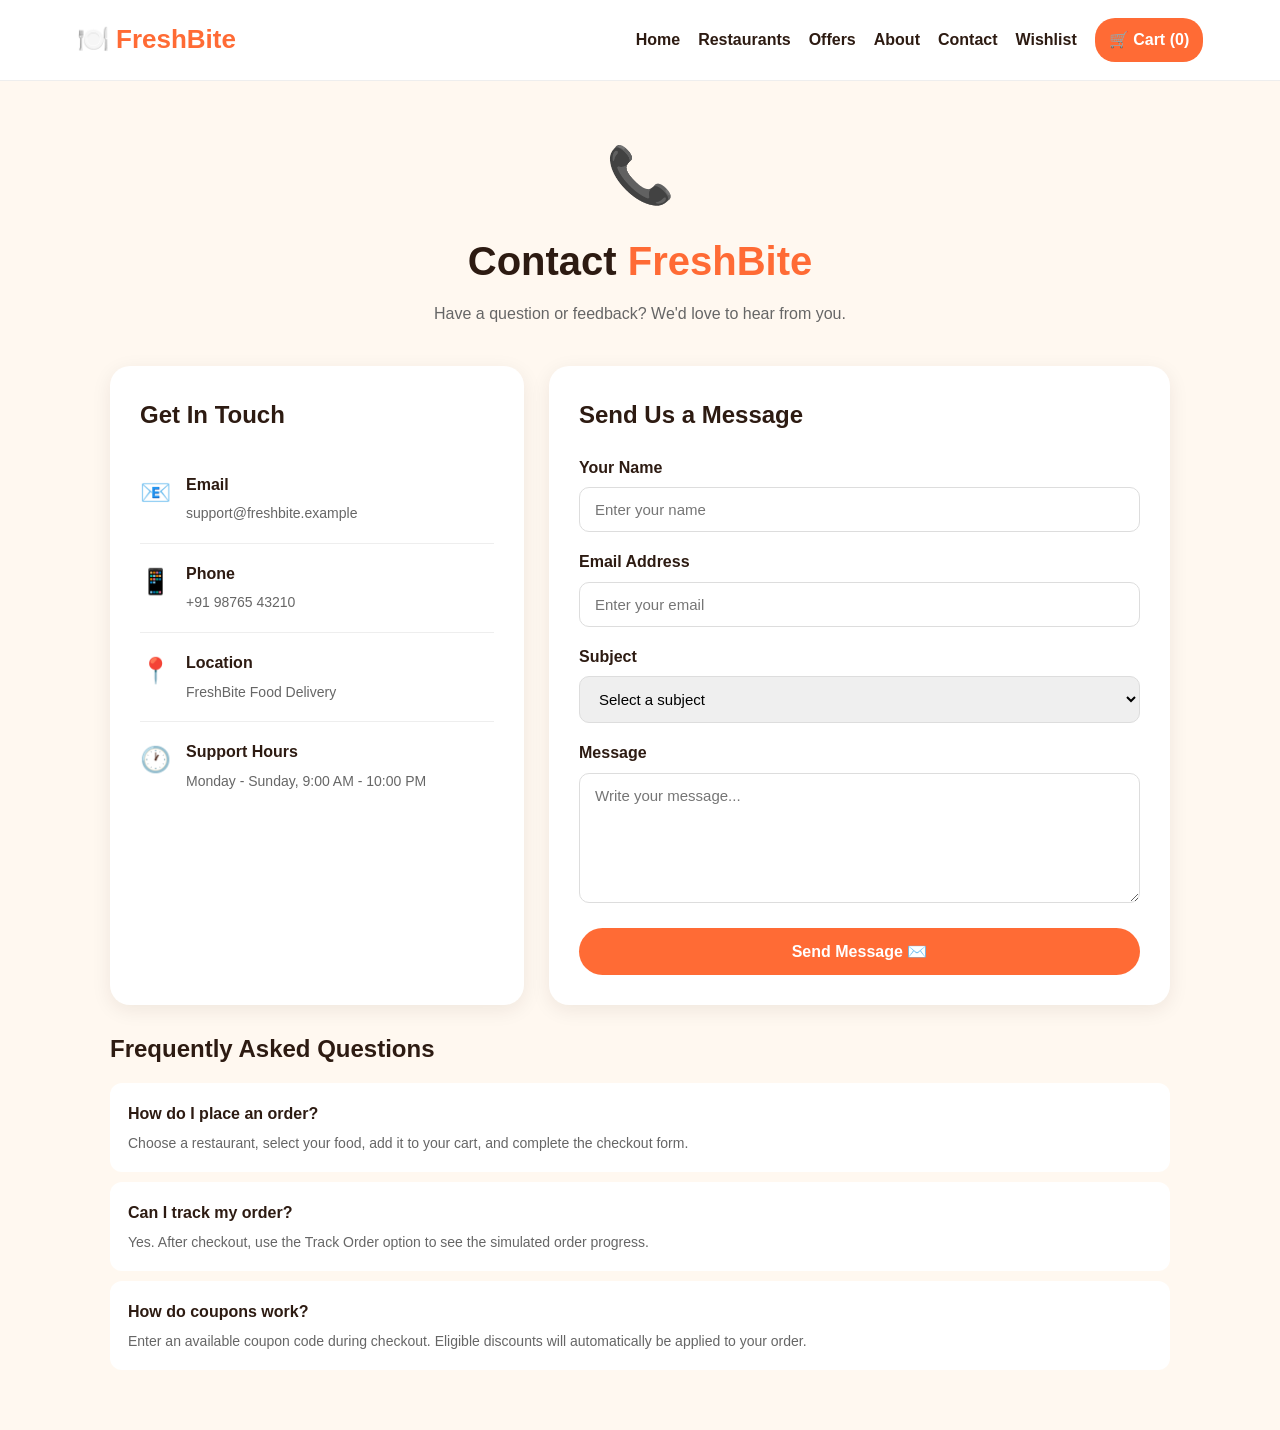
<file: contact.html>
<!DOCTYPE html>
<html lang="en">
<head>
    <meta charset="UTF-8">
    <meta name="viewport" content="width=device-width, initial-scale=1.0">

    <title>Contact Us - FreshBite</title>

    <style>
        * {
            box-sizing: border-box;
            margin: 0;
            padding: 0;
        }

        body {
            font-family: Arial, sans-serif;
            background: #fff8f0;
            color: #2d1b12;
            line-height: 1.6;
        }

        a {
            text-decoration: none;
            color: inherit;
        }

        header {
            background: white;
            border-bottom: 1px solid #eee;
            padding: 18px 6%;
        }

        .navbar {
            max-width: 1200px;
            margin: auto;
            display: flex;
            justify-content: space-between;
            align-items: center;
            gap: 20px;
        }

        .logo {
            font-size: 26px;
            font-weight: bold;
            color: #ff6b35;
        }

        nav {
            display: flex;
            align-items: center;
            gap: 18px;
            flex-wrap: wrap;
        }

        nav a {
            font-weight: 600;
        }

        nav a:hover {
            color: #ff6b35;
        }

        .cart-link {
            background: #ff6b35;
            color: white;
            padding: 9px 14px;
            border-radius: 20px;
        }

        main {
            max-width: 1100px;
            margin: auto;
            padding: 50px 20px;
        }

        .page-title {
            text-align: center;
            margin-bottom: 40px;
        }

        .page-title .icon {
            font-size: 55px;
            margin-bottom: 10px;
        }

        .page-title h1 {
            font-size: 40px;
            margin-bottom: 8px;
        }

        .page-title h1 span {
            color: #ff6b35;
        }

        .page-title p {
            color: #666;
        }

        .contact-grid {
            display: grid;
            grid-template-columns: 0.8fr 1.2fr;
            gap: 25px;
        }

        .card {
            background: white;
            padding: 30px;
            border-radius: 20px;
            box-shadow: 0 5px 20px rgba(45, 27, 18, 0.08);
        }

        .card h2 {
            margin-bottom: 20px;
        }

        .contact-item {
            display: flex;
            gap: 15px;
            padding: 17px 0;
            border-bottom: 1px solid #eee;
        }

        .contact-item:last-child {
            border-bottom: none;
        }

        .contact-icon {
            font-size: 25px;
        }

        .contact-item strong {
            display: block;
            margin-bottom: 3px;
        }

        .contact-item span {
            color: #666;
            font-size: 14px;
        }

        .form-group {
            margin-bottom: 17px;
        }

        label {
            display: block;
            font-weight: bold;
            margin-bottom: 7px;
        }

        input,
        textarea,
        select {
            width: 100%;
            padding: 13px 15px;
            border: 1px solid #ddd;
            border-radius: 10px;
            font-family: inherit;
            font-size: 15px;
            outline: none;
        }

        input:focus,
        textarea:focus,
        select:focus {
            border-color: #ff6b35;
        }

        textarea {
            min-height: 130px;
            resize: vertical;
        }

        button {
            width: 100%;
            border: none;
            background: #ff6b35;
            color: white;
            padding: 14px;
            border-radius: 25px;
            font-size: 16px;
            font-weight: bold;
            cursor: pointer;
        }

        button:hover {
            background: #e85b2a;
        }

        .success-message {
            display: none;
            background: #e9f8ee;
            color: #23733c;
            padding: 14px;
            border-radius: 10px;
            margin-bottom: 18px;
            text-align: center;
            font-weight: bold;
        }

        .success-message.show {
            display: block;
        }

        .faq {
            margin-top: 25px;
        }

        .faq h2 {
            margin-bottom: 15px;
        }

        .faq-item {
            background: white;
            padding: 18px;
            border-radius: 12px;
            margin-bottom: 10px;
        }

        .faq-item h3 {
            font-size: 16px;
            margin-bottom: 5px;
        }

        .faq-item p {
            color: #666;
            font-size: 14px;
        }

        @media (max-width: 750px) {
            .navbar {
                flex-direction: column;
            }

            nav {
                justify-content: center;
            }

            .page-title h1 {
                font-size: 32px;
            }

            .contact-grid {
                grid-template-columns: 1fr;
            }
        }
    </style>
</head>

<body>

<header>
    <div class="navbar">

        <a href="index.html" class="logo">
            🍽️ FreshBite
        </a>

        <nav>
            <a href="index.html">Home</a>
            <a href="restaurants.html">Restaurants</a>
            <a href="offers.html">Offers</a>
            <a href="about.html">About</a>
            <a href="contact.html">Contact</a>
            <a href="wishlist.html">Wishlist</a>

            <a href="cart.html" class="cart-link">
                🛒 Cart (<span id="cart-count">0</span>)
            </a>
        </nav>

    </div>
</header>

<main>

    <section class="page-title">

        <div class="icon">📞</div>

        <h1>
            Contact <span>FreshBite</span>
        </h1>

        <p>
            Have a question or feedback? We'd love to hear from you.
        </p>

    </section>

    <div class="contact-grid">

        <section class="card">

            <h2>Get In Touch</h2>

            <div class="contact-item">

                <div class="contact-icon">📧</div>

                <div>
                    <strong>Email</strong>
                    <span>support@freshbite.example</span>
                </div>

            </div>

            <div class="contact-item">

                <div class="contact-icon">📱</div>

                <div>
                    <strong>Phone</strong>
                    <span>+91 98765 43210</span>
                </div>

            </div>

            <div class="contact-item">

                <div class="contact-icon">📍</div>

                <div>
                    <strong>Location</strong>
                    <span>FreshBite Food Delivery</span>
                </div>

            </div>

            <div class="contact-item">

                <div class="contact-icon">🕐</div>

                <div>
                    <strong>Support Hours</strong>
                    <span>Monday - Sunday, 9:00 AM - 10:00 PM</span>
                </div>

            </div>

        </section>

        <section class="card">

            <h2>Send Us a Message</h2>

            <div id="success-message" class="success-message">
                ✅ Thank you! Your message has been submitted successfully.
            </div>

            <form id="contact-form">

                <div class="form-group">
                    <label for="name">Your Name</label>

                    <input
                        type="text"
                        id="name"
                        placeholder="Enter your name"
                        required
                    >
                </div>

                <div class="form-group">
                    <label for="email">Email Address</label>

                    <input
                        type="email"
                        id="email"
                        placeholder="Enter your email"
                        required
                    >
                </div>

                <div class="form-group">
                    <label for="subject">Subject</label>

                    <select id="subject" required>
                        <option value="">Select a subject</option>
                        <option value="order">Order Help</option>
                        <option value="restaurant">Restaurant Question</option>
                        <option value="payment">Payment Issue</option>
                        <option value="feedback">Feedback</option>
                        <option value="other">Other</option>
                    </select>
                </div>

                <div class="form-group">
                    <label for="message">Message</label>

                    <textarea
                        id="message"
                        placeholder="Write your message..."
                        required
                    ></textarea>
                </div>

                <button type="submit">
                    Send Message ✉️
                </button>

            </form>

        </section>

    </div>

    <section class="faq">

        <h2>Frequently Asked Questions</h2>

        <div class="faq-item">
            <h3>How do I place an order?</h3>

            <p>
                Choose a restaurant, select your food, add it to
                your cart, and complete the checkout form.
            </p>
        </div>

        <div class="faq-item">
            <h3>Can I track my order?</h3>

            <p>
                Yes. After checkout, use the Track Order option
                to see the simulated order progress.
            </p>
        </div>

        <div class="faq-item">
            <h3>How do coupons work?</h3>

            <p>
                Enter an available coupon code during checkout.
                Eligible discounts will automatically be applied
                to your order.
            </p>
        </div>

    </section>

</main>

<script>
    function updateCartCount() {
        const cart =
            JSON.parse(localStorage.getItem("freshBiteCart")) || [];

        const count = cart.reduce((total, item) => {
            return total + Number(item.quantity || 0);
        }, 0);

        const cartCount = document.getElementById("cart-count");

        if (cartCount) {
            cartCount.textContent = count;
        }
    }

    const contactForm =
        document.getElementById("contact-form");

    const successMessage =
        document.getElementById("success-message");

    contactForm.addEventListener("submit", function(event) {

        event.preventDefault();

        successMessage.classList.add("show");

        contactForm.reset();

        setTimeout(() => {
            successMessage.classList.remove("show");
        }, 5000);
    });

    updateCartCount();
</script>

</body>
</html>
</file>
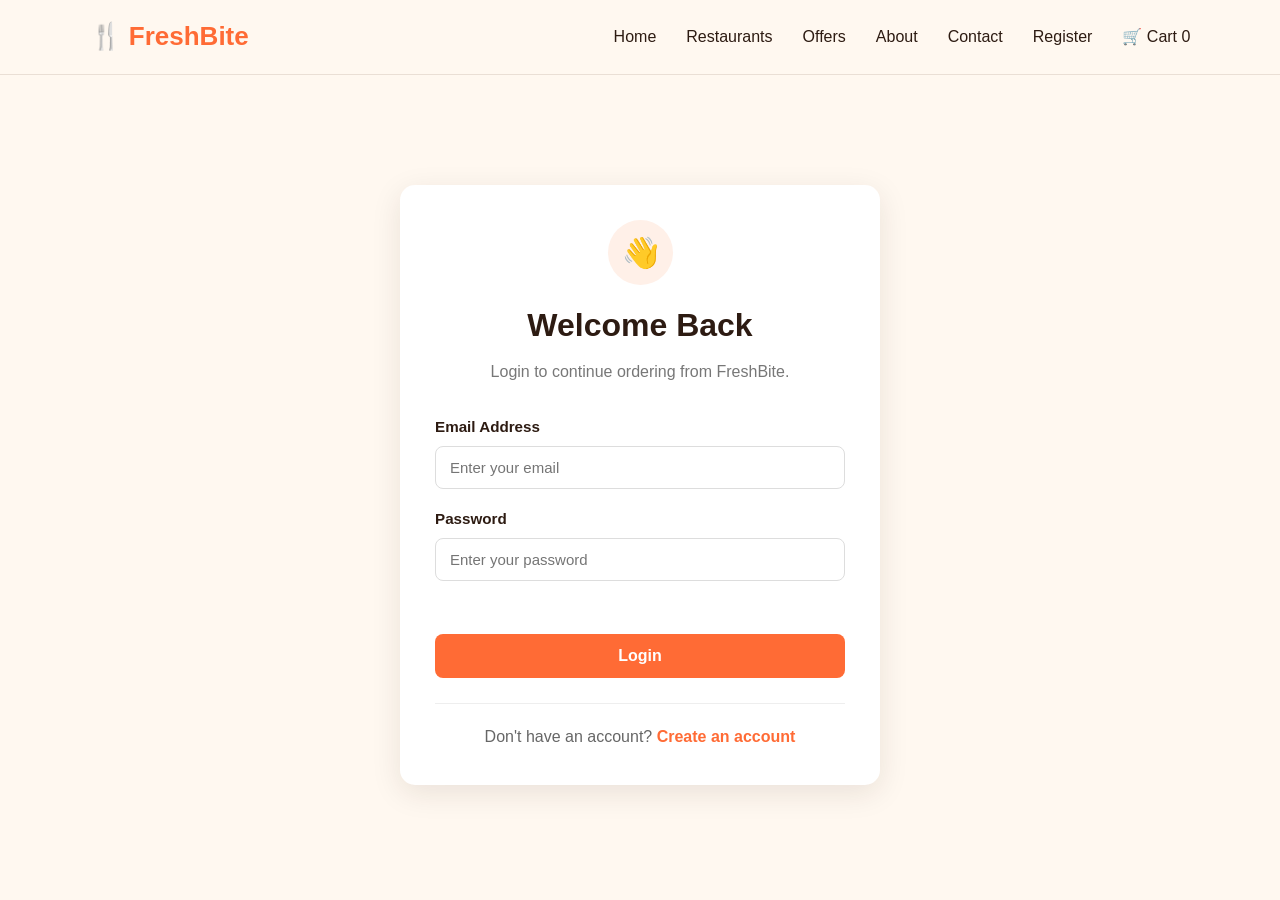
<file: login.html>
<!DOCTYPE html>
<html lang="en">
<head>
    <meta charset="UTF-8">
    <meta name="viewport" content="width=device-width, initial-scale=1.0">
    <title>Login - FreshBite</title>
    <link rel="stylesheet" href="css/style.css">
</head>

<body>

    <header class="navbar">
        <div class="logo">
            🍴 FreshBite
        </div>

        <nav>
            <a href="index.html">Home</a>
            <a href="restaurants.html">Restaurants</a>
            <a href="index.html#offers">Offers</a>
            <a href="index.html#about">About</a>
            <a href="index.html#contact">Contact</a>
            <a href="register.html">Register</a>
            <a href="cart.html">🛒 Cart <span id="cart-count">0</span></a>
        </nav>
    </header>

    <main class="auth-page">

        <div class="auth-card">

            <div class="auth-header">
                <div class="auth-icon">👋</div>
                <h1>Welcome Back</h1>
                <p>Login to continue ordering from FreshBite.</p>
            </div>

            <form id="login-form">

                <div class="form-group">
                    <label for="login-email">Email Address</label>
                    <input
                        type="email"
                        id="login-email"
                        placeholder="Enter your email"
                        required
                    >
                </div>

                <div class="form-group">
                    <label for="login-password">Password</label>
                    <input
                        type="password"
                        id="login-password"
                        placeholder="Enter your password"
                        required
                    >
                </div>

                <p id="login-message" class="auth-message"></p>

                <button type="submit" class="auth-submit-btn">
                    Login
                </button>

            </form>

            <div class="auth-footer">
                <p>
                    Don't have an account?
                    <a href="register.html">Create an account</a>
                </p>
            </div>

        </div>

    </main>

    <script src="js/auth.js"></script>

</body>
</html>
</file>
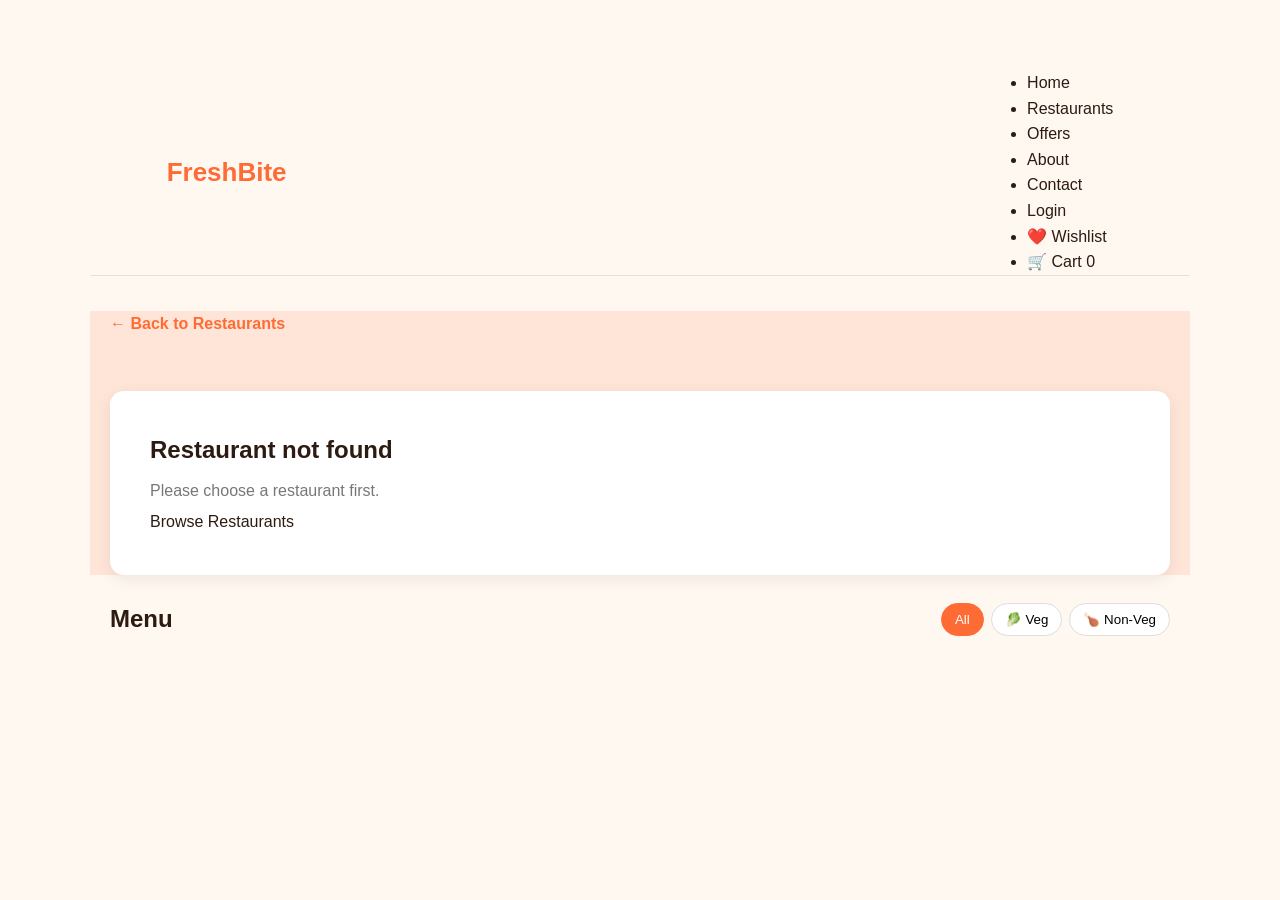
<file: menu.html>
<!DOCTYPE html>
<html lang="en">
<head>
    <meta charset="UTF-8">
    <meta name="viewport" content="width=device-width, initial-scale=1.0">

    <title>Menu - FreshBite</title>

    <link rel="stylesheet" href="css/style.css">

    <style>
        .menu-page {
            background: #fff8f0;
            min-height: 100vh;
        }

        .menu-header {
            max-width: 1100px;
            margin: 35px auto 25px;
            padding: 0 20px;
        }

        .back-link {
            color: #ff6b35;
            text-decoration: none;
            font-weight: bold;
        }

        .restaurant-info {
            margin-top: 20px;
            background: white;
            border-radius: 14px;
            overflow: hidden;
            box-shadow: 0 4px 15px rgba(45,27,18,0.08);
        }

        .restaurant-info-image {
            width: 100%;
            height: 220px;
            object-fit: cover;
            display: block;
        }

        .restaurant-info-content {
            padding: 20px;
        }

        .restaurant-info-content h1 {
            margin: 0 0 8px;
            color: #2d1b12;
        }

        .restaurant-info-content p {
            color: #777;
            margin: 6px 0;
        }

        .menu-section {
            max-width: 1100px;
            margin: auto;
            padding: 0 20px 60px;
        }

        .menu-heading {
            display: flex;
            justify-content: space-between;
            align-items: center;
            margin-bottom: 20px;
            gap: 15px;
        }

        .menu-heading h2 {
            color: #2d1b12;
        }

        .dietary-filters {
            display: flex;
            gap: 7px;
        }

        .dietary-filter {
            border: 1px solid #ddd;
            background: white;
            padding: 8px 13px;
            border-radius: 20px;
            cursor: pointer;
        }

        .dietary-filter.active {
            background: #ff6b35;
            color: white;
            border-color: #ff6b35;
        }

        .menu-items {
            display: grid;
            grid-template-columns: repeat(3, 1fr);
            gap: 22px;
        }

        .menu-card {
            background: white;
            border-radius: 14px;
            overflow: hidden;
            box-shadow: 0 4px 15px rgba(45,27,18,0.08);
        }

        .menu-image-wrapper {
            position: relative;
        }

        .menu-card-image {
            width: 100%;
            height: 180px;
            object-fit: cover;
            display: block;
        }

        .menu-dietary {
            position: absolute;
            left: 10px;
            bottom: 10px;
            background: white;
            padding: 5px 8px;
            border-radius: 5px;
            font-size: 11px;
            font-weight: bold;
        }

        .wishlist-menu-btn {
            position: absolute;
            right: 10px;
            top: 10px;
            width: 36px;
            height: 36px;
            border: none;
            border-radius: 50%;
            background: white;
            cursor: pointer;
            font-size: 18px;
        }

        .menu-card-body {
            padding: 17px;
        }

        .menu-category {
            color: #ff6b35;
            font-size: 12px;
            font-weight: bold;
            text-transform: uppercase;
        }

        .menu-card-body h3 {
            color: #2d1b12;
            margin: 6px 0;
        }

        .menu-description {
            color: #777;
            font-size: 14px;
            line-height: 1.5;
            min-height: 42px;
        }

        .menu-bottom {
            display: flex;
            justify-content: space-between;
            align-items: center;
            margin-top: 15px;
        }

        .menu-price {
            font-size: 19px;
            font-weight: bold;
            color: #2d1b12;
        }

        .menu-buttons {
            display: flex;
            gap: 6px;
        }

        .details-btn {
            color: #ff6b35;
            border: 1px solid #ff6b35;
            padding: 8px 10px;
            border-radius: 7px;
            text-decoration: none;
            font-size: 12px;
        }

        .add-cart-btn {
            border: none;
            background: #ff6b35;
            color: white;
            padding: 8px 11px;
            border-radius: 7px;
            cursor: pointer;
            font-weight: bold;
        }

        @media (max-width: 850px) {
            .menu-items {
                grid-template-columns: repeat(2, 1fr);
            }
        }

        @media (max-width: 600px) {
            .menu-items {
                grid-template-columns: 1fr;
            }

            .menu-heading {
                flex-direction: column;
                align-items: flex-start;
            }
        }
    </style>
</head>

<body class="menu-page">

<header>
    <nav class="navbar">
        <div class="logo">
            <a href="index.html">Fresh<span>Bite</span></a>
        </div>

        <ul class="nav-links">
            <li><a href="index.html">Home</a></li>
            <li><a href="restaurants.html" class="active">Restaurants</a></li>
            <li><a href="index.html#offers">Offers</a></li>
            <li><a href="index.html#about">About</a></li>
            <li><a href="index.html#contact">Contact</a></li>
            <li><a href="login.html">Login</a></li>
            <li><a href="wishlist.html">❤️ Wishlist</a></li>
            <li>
                <a href="cart.html">
                    🛒 Cart <span id="cart-count">0</span>
                </a>
            </li>
        </ul>
    </nav>
</header>

<section class="menu-header">

    <a href="restaurants.html" class="back-link">
        ← Back to Restaurants
    </a>

    <div id="restaurant-info" class="restaurant-info"></div>

</section>

<section class="menu-section">

    <div class="menu-heading">

        <h2>Menu</h2>

        <div class="dietary-filters">

            <button
                class="dietary-filter active"
                data-dietary="all"
            >
                All
            </button>

            <button
                class="dietary-filter"
                data-dietary="veg"
            >
                🥬 Veg
            </button>

            <button
                class="dietary-filter"
                data-dietary="non-veg"
            >
                🍗 Non-Veg
            </button>

        </div>

    </div>

    <div id="menu-items" class="menu-items"></div>

</section>

<script src="js/data.js"></script>
<script src="js/menu.js"></script>

</body>
</html>
</file>
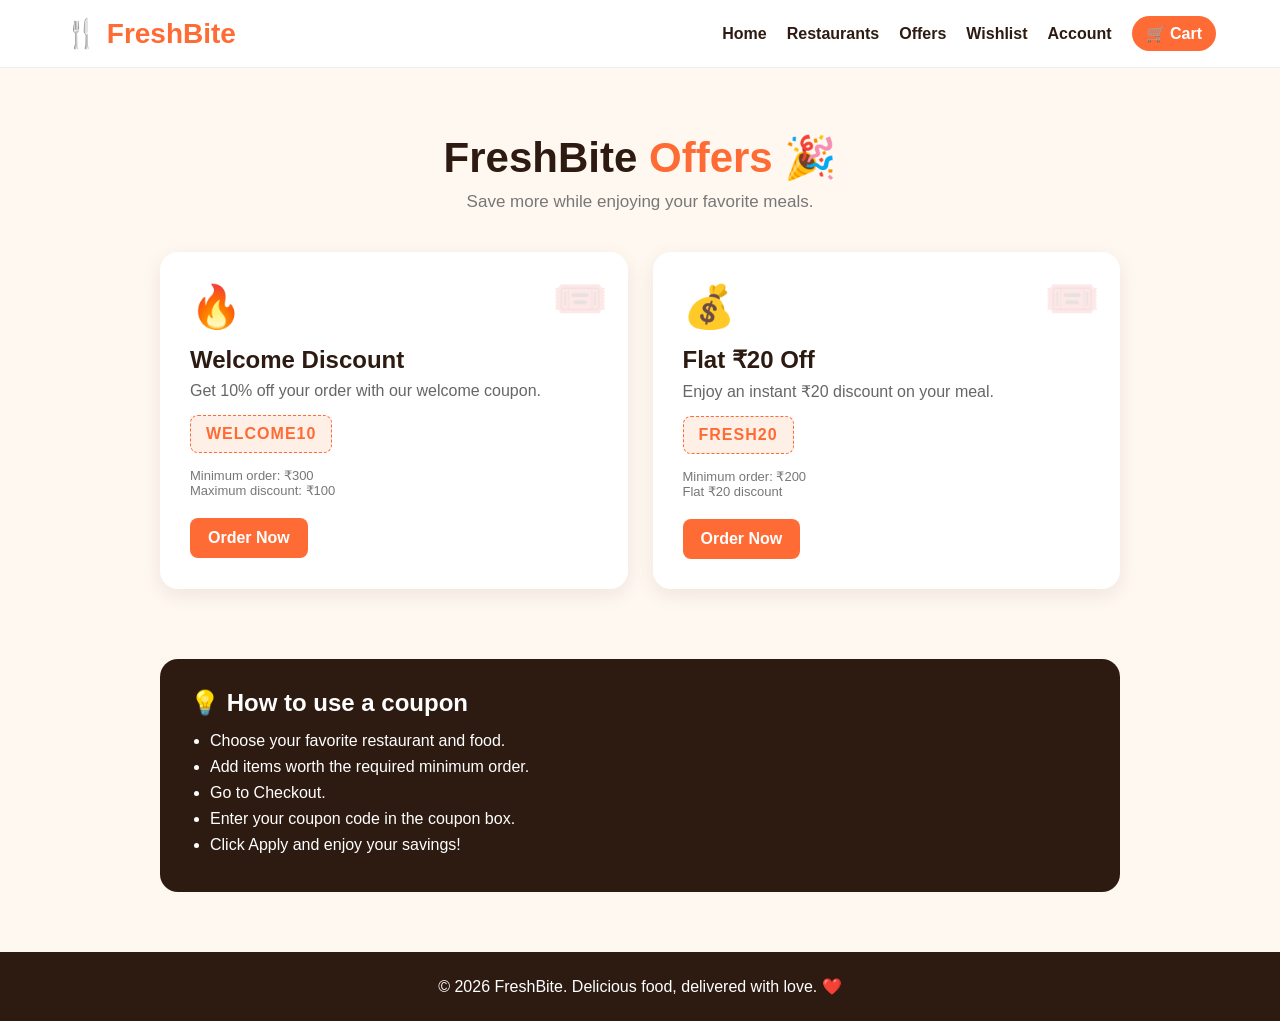
<file: offers.html>
<!DOCTYPE html>
<html lang="en">
<head>
    <meta charset="UTF-8">
    <meta
        name="viewport"
        content="width=device-width, initial-scale=1.0"
    >

    <title>Offers | FreshBite</title>

    <style>
        * {
            box-sizing: border-box;
            margin: 0;
            padding: 0;
        }

        body {
            font-family: Arial, sans-serif;
            background: #FFF8F0;
            color: #2D1B12;
        }

        a {
            text-decoration: none;
            color: inherit;
        }

        header {
            background: white;
            border-bottom: 1px solid #eee;
            padding: 16px 5%;
        }

        .navbar {
            max-width: 1200px;
            margin: auto;
            display: flex;
            align-items: center;
            justify-content: space-between;
            gap: 20px;
        }

        .logo {
            font-size: 28px;
            font-weight: bold;
            color: #FF6B35;
        }

        .nav-links {
            display: flex;
            gap: 20px;
            align-items: center;
        }

        .nav-links a {
            font-weight: 600;
        }

        .nav-links a:hover {
            color: #FF6B35;
        }

        .cart-link {
            background: #FF6B35;
            color: white;
            padding: 8px 14px;
            border-radius: 20px;
        }

        .hero {
            text-align: center;
            padding: 65px 20px 40px;
        }

        .hero h1 {
            font-size: 42px;
            margin-bottom: 10px;
        }

        .hero h1 span {
            color: #FF6B35;
        }

        .hero p {
            color: #777;
            font-size: 17px;
        }

        .offers-container {
            max-width: 1000px;
            margin: 0 auto 70px;
            padding: 0 20px;
            display: grid;
            grid-template-columns: repeat(2, 1fr);
            gap: 25px;
        }

        .offer-card {
            background: white;
            border-radius: 18px;
            padding: 30px;
            box-shadow: 0 6px 20px rgba(45, 27, 18, 0.08);
            position: relative;
            overflow: hidden;
        }

        .offer-card::after {
            content: "🎟️";
            position: absolute;
            right: 20px;
            top: 20px;
            font-size: 45px;
            opacity: 0.15;
        }

        .offer-icon {
            font-size: 42px;
            margin-bottom: 15px;
        }

        .offer-card h2 {
            margin-bottom: 8px;
        }

        .offer-card p {
            color: #666;
            margin-bottom: 15px;
        }

        .coupon {
            display: inline-block;
            background: #FFF0E7;
            color: #FF6B35;
            border: 1px dashed #FF6B35;
            padding: 9px 15px;
            border-radius: 8px;
            font-weight: bold;
            letter-spacing: 1px;
            margin-bottom: 15px;
        }

        .offer-condition {
            font-size: 13px;
            color: #777;
            margin-bottom: 20px;
        }

        .shop-btn {
            display: inline-block;
            background: #FF6B35;
            color: white;
            padding: 11px 18px;
            border-radius: 8px;
            font-weight: bold;
        }

        .shop-btn:hover {
            background: #e95725;
        }

        .tips {
            max-width: 1000px;
            margin: 0 auto 60px;
            padding: 0 20px;
        }

        .tips-box {
            background: #2D1B12;
            color: white;
            border-radius: 18px;
            padding: 30px;
        }

        .tips-box h2 {
            margin-bottom: 15px;
        }

        .tips-box ul {
            padding-left: 20px;
        }

        .tips-box li {
            margin-bottom: 8px;
        }

        footer {
            background: #2D1B12;
            color: white;
            text-align: center;
            padding: 25px 20px;
        }

        @media (max-width: 700px) {

            .navbar {
                flex-direction: column;
            }

            .nav-links {
                flex-wrap: wrap;
                justify-content: center;
            }

            .hero h1 {
                font-size: 34px;
            }

            .offers-container {
                grid-template-columns: 1fr;
            }
        }
    </style>
</head>

<body>

<header>
    <nav class="navbar">

        <a href="index.html" class="logo">
            🍴 FreshBite
        </a>

        <div class="nav-links">
            <a href="index.html">Home</a>
            <a href="restaurants.html">Restaurants</a>
            <a href="offers.html">Offers</a>
            <a href="wishlist.html">Wishlist</a>
            <a href="account.html">Account</a>
            <a href="cart.html" class="cart-link">
                🛒 Cart
            </a>
        </div>

    </nav>
</header>


<section class="hero">

    <h1>
        FreshBite <span>Offers</span> 🎉
    </h1>

    <p>
        Save more while enjoying your favorite meals.
    </p>

</section>


<section class="offers-container">

    <div class="offer-card">

        <div class="offer-icon">
            🔥
        </div>

        <h2>Welcome Discount</h2>

        <p>
            Get 10% off your order with our welcome coupon.
        </p>

        <div class="coupon">
            WELCOME10
        </div>

        <div class="offer-condition">
            Minimum order: ₹300<br>
            Maximum discount: ₹100
        </div>

        <a
            href="restaurants.html"
            class="shop-btn"
        >
            Order Now
        </a>

    </div>


    <div class="offer-card">

        <div class="offer-icon">
            💰
        </div>

        <h2>Flat ₹20 Off</h2>

        <p>
            Enjoy an instant ₹20 discount on your meal.
        </p>

        <div class="coupon">
            FRESH20
        </div>

        <div class="offer-condition">
            Minimum order: ₹200<br>
            Flat ₹20 discount
        </div>

        <a
            href="restaurants.html"
            class="shop-btn"
        >
            Order Now
        </a>

    </div>

</section>


<section class="tips">

    <div class="tips-box">

        <h2>💡 How to use a coupon</h2>

        <ul>
            <li>Choose your favorite restaurant and food.</li>
            <li>Add items worth the required minimum order.</li>
            <li>Go to Checkout.</li>
            <li>Enter your coupon code in the coupon box.</li>
            <li>Click Apply and enjoy your savings!</li>
        </ul>

    </div>

</section>


<footer>
    <p>
        © 2026 FreshBite. Delicious food, delivered with love. ❤️
    </p>
</footer>

</body>
</html>
</file>
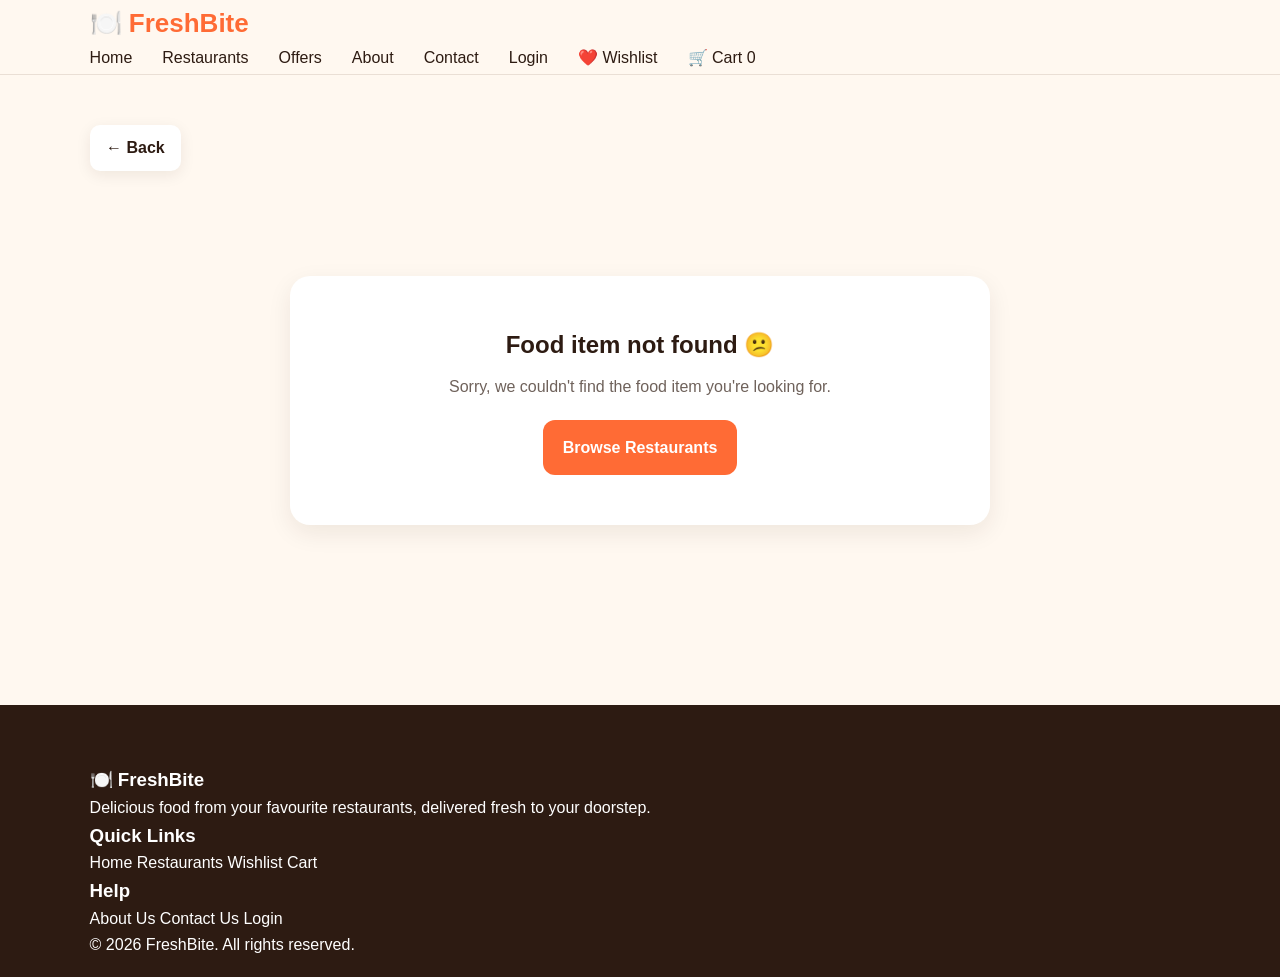
<file: product.html>
<!DOCTYPE html>
<html lang="en">
<head>
    <meta charset="UTF-8">
    <meta name="viewport" content="width=device-width, initial-scale=1.0">

    <title>Food Details | FreshBite</title>

    <link rel="stylesheet" href="css/style.css">

    <style>
        /* =========================================
           PRODUCT PAGE
        ========================================= */

        .product-page {
            min-height: 70vh;
            padding: 50px 20px 80px;
            background: #fff8f0;
        }

        .product-wrapper {
            max-width: 1100px;
            margin: 0 auto;
        }

        .back-button {
            display: inline-flex;
            align-items: center;
            gap: 8px;
            margin-bottom: 25px;
            padding: 10px 16px;
            border-radius: 10px;
            background: white;
            color: #2d1b12;
            text-decoration: none;
            font-weight: 600;
            box-shadow: 0 4px 15px rgba(45, 27, 18, 0.08);
            transition: 0.2s ease;
        }

        .back-button:hover {
            transform: translateY(-2px);
            color: #ff6b35;
        }

        .product-card {
            display: grid;
            grid-template-columns: 1fr 1fr;
            background: white;
            border-radius: 24px;
            overflow: hidden;
            box-shadow: 0 10px 35px rgba(45, 27, 18, 0.12);
        }

        .product-image-section {
            min-height: 500px;
            position: relative;
            background: linear-gradient(135deg, #fff0e5, #ffe0cc);
            display: flex;
            align-items: center;
            justify-content: center;
            overflow: hidden;
        }

        .product-image {
            width: 100%;
            height: 100%;
            min-height: 500px;
            object-fit: cover;
            display: block;
        }

        .product-image-fallback {
            width: 100%;
            height: 100%;
            min-height: 500px;
            display: flex;
            align-items: center;
            justify-content: center;
            font-size: 150px;
        }

        .product-discount {
            position: absolute;
            top: 20px;
            left: 20px;
            padding: 9px 14px;
            border-radius: 20px;
            background: #ff6b35;
            color: white;
            font-size: 13px;
            font-weight: 700;
            z-index: 2;
        }

        .product-info {
            padding: 45px;
            display: flex;
            flex-direction: column;
            justify-content: center;
        }

        .restaurant-name {
            margin-bottom: 10px;
            color: #ff6b35;
            font-size: 15px;
            font-weight: 700;
        }

        .product-title {
            margin: 0 0 15px;
            color: #2d1b12;
            font-size: 38px;
            line-height: 1.15;
        }

        .product-meta {
            display: flex;
            flex-wrap: wrap;
            gap: 10px;
            margin-bottom: 22px;
        }

        .meta-tag {
            padding: 7px 12px;
            border-radius: 20px;
            background: #fff3eb;
            color: #2d1b12;
            font-size: 13px;
            font-weight: 600;
        }

        .meta-tag.veg {
            color: #218739;
            background: #eaf8ed;
        }

        .meta-tag.non-veg {
            color: #c43d2f;
            background: #fff0ee;
        }

        .product-description {
            margin: 0 0 25px;
            color: #6f625b;
            font-size: 16px;
            line-height: 1.7;
        }

        .product-price {
            margin-bottom: 25px;
            color: #2d1b12;
            font-size: 32px;
            font-weight: 800;
        }

        .quantity-section {
            display: flex;
            align-items: center;
            gap: 15px;
            margin-bottom: 20px;
        }

        .quantity-label {
            color: #2d1b12;
            font-weight: 700;
        }

        .quantity-control {
            display: flex;
            align-items: center;
            border: 1px solid #eaded5;
            border-radius: 12px;
            overflow: hidden;
            background: white;
        }

        .quantity-button {
            width: 42px;
            height: 42px;
            border: none;
            background: #fff8f0;
            color: #ff6b35;
            font-size: 22px;
            font-weight: 700;
            cursor: pointer;
        }

        .quantity-button:hover {
            background: #ff6b35;
            color: white;
        }

        .quantity-value {
            min-width: 45px;
            text-align: center;
            font-weight: 700;
            color: #2d1b12;
        }

        .product-actions {
            display: flex;
            gap: 12px;
        }

        .add-cart-button {
            flex: 1;
            border: none;
            border-radius: 12px;
            padding: 15px 20px;
            background: #ff6b35;
            color: white;
            font-size: 16px;
            font-weight: 700;
            cursor: pointer;
            transition: 0.2s ease;
        }

        .add-cart-button:hover {
            background: #e95725;
            transform: translateY(-2px);
        }

        .wishlist-button {
            width: 54px;
            border: 2px solid #ff6b35;
            border-radius: 12px;
            background: white;
            color: #ff6b35;
            font-size: 24px;
            cursor: pointer;
            transition: 0.2s ease;
        }

        .wishlist-button:hover,
        .wishlist-button.active {
            background: #ff6b35;
            color: white;
        }

        .restaurant-link {
            display: inline-block;
            margin-top: 22px;
            color: #ff6b35;
            font-size: 14px;
            font-weight: 700;
            text-decoration: none;
        }

        .restaurant-link:hover {
            text-decoration: underline;
        }

        .loading-message,
        .error-message {
            max-width: 700px;
            margin: 80px auto;
            padding: 50px 30px;
            border-radius: 20px;
            background: white;
            text-align: center;
            box-shadow: 0 8px 25px rgba(45, 27, 18, 0.08);
        }

        .error-message h2 {
            margin-bottom: 10px;
            color: #2d1b12;
        }

        .error-message p {
            margin-bottom: 20px;
            color: #6f625b;
        }

        .toast {
            position: fixed;
            right: 25px;
            bottom: 25px;
            z-index: 9999;
            padding: 14px 20px;
            border-radius: 12px;
            background: #2d1b12;
            color: white;
            font-size: 14px;
            font-weight: 600;
            box-shadow: 0 8px 25px rgba(0, 0, 0, 0.2);
            transform: translateY(100px);
            opacity: 0;
            transition: 0.3s ease;
        }

        .toast.show {
            transform: translateY(0);
            opacity: 1;
        }

        /* Mobile */
        @media (max-width: 800px) {
            .product-card {
                grid-template-columns: 1fr;
            }

            .product-image-section,
            .product-image,
            .product-image-fallback {
                min-height: 350px;
            }

            .product-info {
                padding: 30px 25px;
            }

            .product-title {
                font-size: 30px;
            }
        }

        @media (max-width: 500px) {
            .product-page {
                padding: 30px 15px 60px;
            }

            .product-info {
                padding: 25px 20px;
            }

            .product-image-section,
            .product-image,
            .product-image-fallback {
                min-height: 280px;
            }

            .product-image-fallback {
                font-size: 100px;
            }

            .product-actions {
                flex-direction: row;
            }
        }
    </style>
</head>

<body>

    <!-- HEADER -->
    <header class="navbar">
        <div class="nav-container">

            <a href="index.html" class="logo">
                <span>🍽️</span>
                FreshBite
            </a>

            <nav class="nav-links">
                <a href="index.html">Home</a>
                <a href="restaurants.html">Restaurants</a>
                <a href="index.html#offers">Offers</a>
                <a href="index.html#about">About</a>
                <a href="index.html#contact">Contact</a>
                <a href="login.html">Login</a>
                <a href="wishlist.html">❤️ Wishlist</a>

                <a href="cart.html" class="cart-link">
                    🛒 Cart
                    <span id="cart-count" class="cart-count">0</span>
                </a>
            </nav>

        </div>
    </header>


    <!-- PRODUCT SECTION -->
    <main class="product-page">

        <div class="product-wrapper">

            <a href="javascript:history.back()" class="back-button">
                ← Back
            </a>

            <div id="product-container">

                <div class="loading-message">
                    <h2>Loading food details...</h2>
                    <p>Please wait...</p>
                </div>

            </div>

        </div>

    </main>


    <!-- FOOTER -->
    <footer class="footer">

        <div class="footer-container">

            <div class="footer-section">
                <h3>🍽️ FreshBite</h3>
                <p>
                    Delicious food from your favourite restaurants,
                    delivered fresh to your doorstep.
                </p>
            </div>

            <div class="footer-section">
                <h3>Quick Links</h3>
                <a href="index.html">Home</a>
                <a href="restaurants.html">Restaurants</a>
                <a href="wishlist.html">Wishlist</a>
                <a href="cart.html">Cart</a>
            </div>

            <div class="footer-section">
                <h3>Help</h3>
                <a href="index.html#about">About Us</a>
                <a href="index.html#contact">Contact Us</a>
                <a href="login.html">Login</a>
            </div>

        </div>

        <div class="footer-bottom">
            <p>© 2026 FreshBite. All rights reserved.</p>
        </div>

    </footer>


    <!-- TOAST -->
    <div id="toast" class="toast"></div>


    <!-- DATA MUST LOAD FIRST -->
    <script src="js/data.js"></script>

    <!-- PRODUCT JAVASCRIPT -->
    <script src="js/product.js"></script>

</body>
</html>
</file>
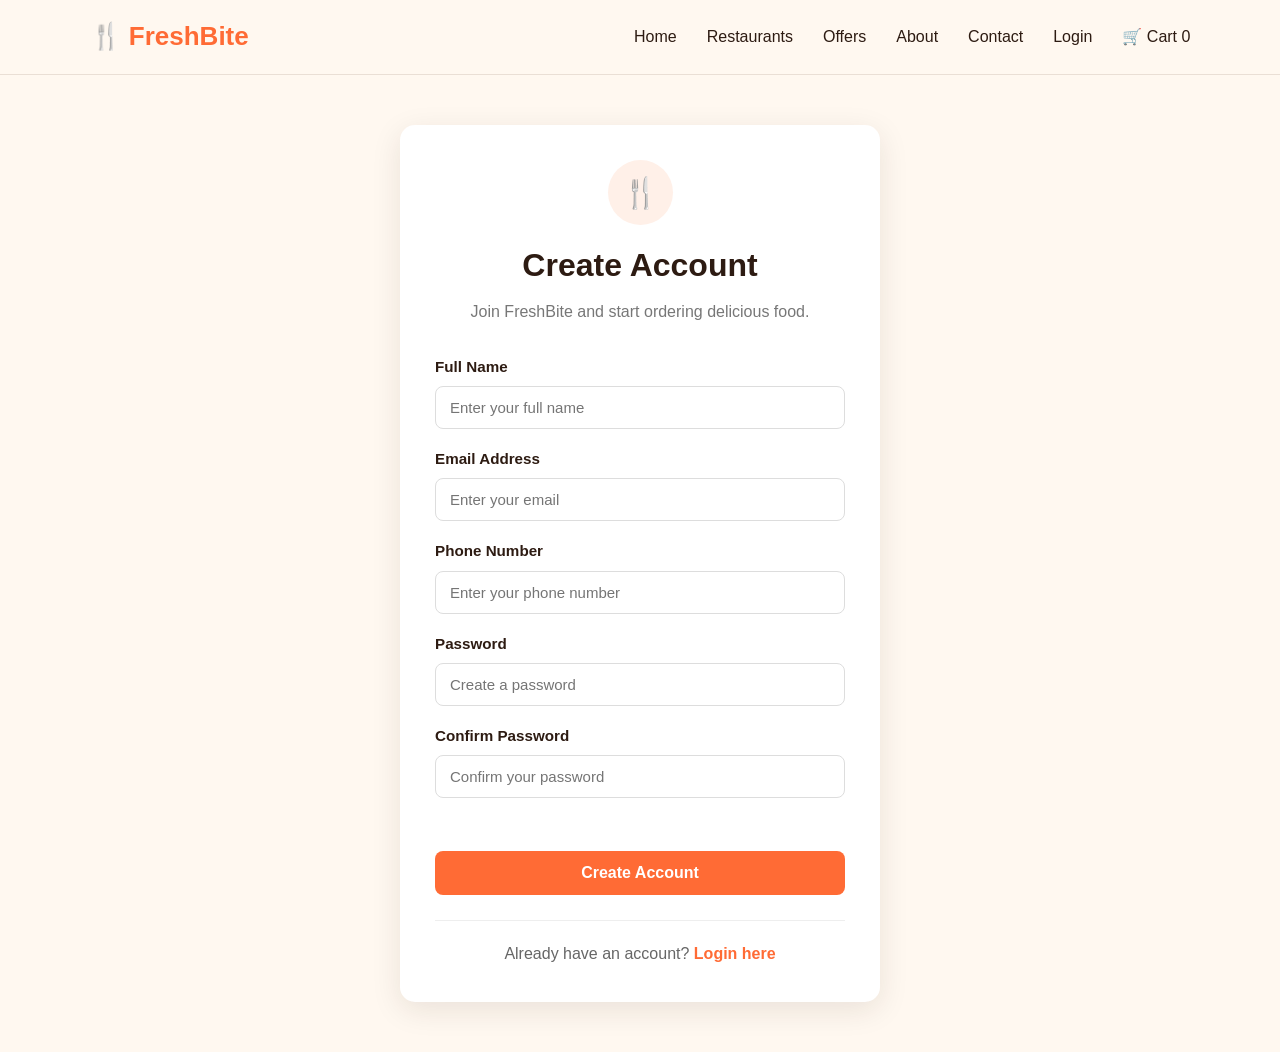
<file: register.html>
<!DOCTYPE html>
<html lang="en">
<head>
    <meta charset="UTF-8">
    <meta name="viewport" content="width=device-width, initial-scale=1.0">
    <title>Register - FreshBite</title>
    <link rel="stylesheet" href="css/style.css">
</head>

<body>

    <header class="navbar">
        <div class="logo">
            🍴 FreshBite
        </div>

        <nav>
            <a href="index.html">Home</a>
            <a href="restaurants.html">Restaurants</a>
            <a href="index.html#offers">Offers</a>
            <a href="index.html#about">About</a>
            <a href="index.html#contact">Contact</a>
            <a href="login.html">Login</a>
            <a href="cart.html">🛒 Cart <span id="cart-count">0</span></a>
        </nav>
    </header>

    <main class="auth-page">

        <div class="auth-card">

            <div class="auth-header">
                <div class="auth-icon">🍴</div>
                <h1>Create Account</h1>
                <p>Join FreshBite and start ordering delicious food.</p>
            </div>

            <form id="register-form">

                <div class="form-group">
                    <label for="register-name">Full Name</label>
                    <input
                        type="text"
                        id="register-name"
                        placeholder="Enter your full name"
                        required
                    >
                </div>

                <div class="form-group">
                    <label for="register-email">Email Address</label>
                    <input
                        type="email"
                        id="register-email"
                        placeholder="Enter your email"
                        required
                    >
                </div>

                <div class="form-group">
                    <label for="register-phone">Phone Number</label>
                    <input
                        type="tel"
                        id="register-phone"
                        placeholder="Enter your phone number"
                        required
                    >
                </div>

                <div class="form-group">
                    <label for="register-password">Password</label>
                    <input
                        type="password"
                        id="register-password"
                        placeholder="Create a password"
                        minlength="6"
                        required
                    >
                </div>

                <div class="form-group">
                    <label for="register-confirm-password">
                        Confirm Password
                    </label>

                    <input
                        type="password"
                        id="register-confirm-password"
                        placeholder="Confirm your password"
                        minlength="6"
                        required
                    >
                </div>

                <p id="register-message" class="auth-message"></p>

                <button type="submit" class="auth-submit-btn">
                    Create Account
                </button>

            </form>

            <div class="auth-footer">
                <p>
                    Already have an account?
                    <a href="login.html">Login here</a>
                </p>
            </div>

        </div>

    </main>

    <script src="js/auth.js"></script>

</body>
</html>
</file>
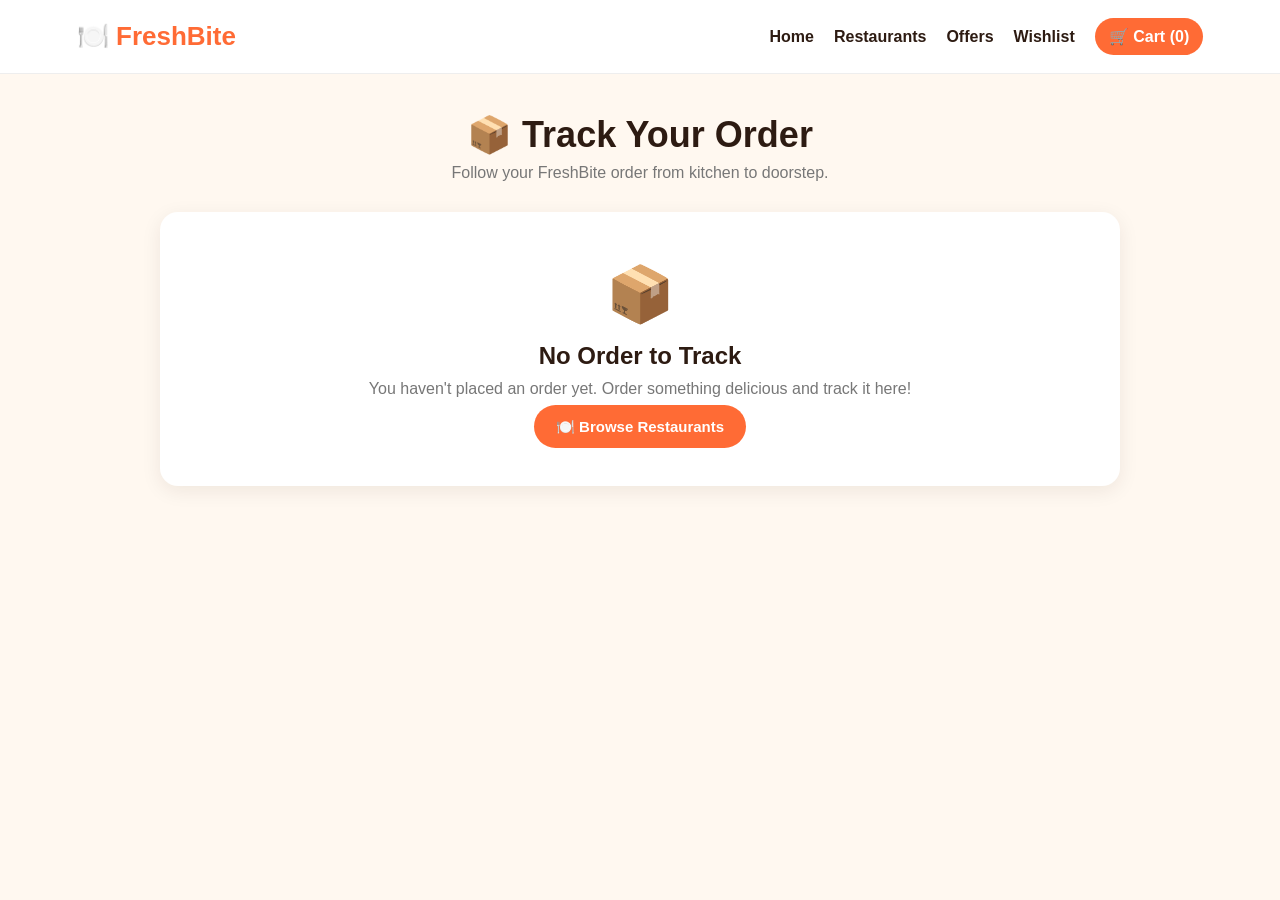
<file: tracking.html>
<!DOCTYPE html>
<html lang="en">
<head>
    <meta charset="UTF-8">
    <meta name="viewport" content="width=device-width, initial-scale=1.0">
    <title>Track Order - FreshBite</title>

    <style>
        * {
            box-sizing: border-box;
            margin: 0;
            padding: 0;
        }

        body {
            font-family: Arial, sans-serif;
            background: #fff8f0;
            color: #2d1b12;
        }

        a {
            text-decoration: none;
            color: inherit;
        }

        header {
            background: white;
            border-bottom: 1px solid #eee;
            padding: 18px 6%;
        }

        .navbar {
            max-width: 1200px;
            margin: auto;
            display: flex;
            justify-content: space-between;
            align-items: center;
            gap: 20px;
        }

        .logo {
            font-size: 26px;
            font-weight: bold;
            color: #ff6b35;
        }

        nav {
            display: flex;
            align-items: center;
            gap: 20px;
            flex-wrap: wrap;
        }

        nav a {
            font-weight: 600;
        }

        nav a:hover {
            color: #ff6b35;
        }

        .cart-link {
            background: #ff6b35;
            color: white;
            padding: 9px 14px;
            border-radius: 20px;
        }

        main {
            max-width: 1000px;
            margin: 40px auto;
            padding: 0 20px;
        }

        .page-title {
            text-align: center;
            margin-bottom: 30px;
        }

        .page-title h1 {
            font-size: 36px;
            margin-bottom: 8px;
        }

        .page-title p {
            color: #777;
        }

        .tracking-card,
        .order-card {
            background: white;
            border-radius: 18px;
            padding: 28px;
            margin-bottom: 25px;
            box-shadow: 0 5px 20px rgba(45, 27, 18, 0.08);
        }

        .order-header {
            display: flex;
            justify-content: space-between;
            align-items: center;
            gap: 15px;
            margin-bottom: 25px;
            padding-bottom: 18px;
            border-bottom: 1px solid #eee;
        }

        .order-id {
            font-weight: bold;
            font-size: 18px;
        }

        .status-badge {
            background: #fff0e9;
            color: #ff6b35;
            padding: 8px 14px;
            border-radius: 20px;
            font-weight: bold;
        }

        /* Progress tracker */

        .progress-wrapper {
            margin: 35px 0;
        }

        .progress-bar {
            height: 6px;
            background: #eee;
            border-radius: 10px;
            position: relative;
            margin: 0 7%;
        }

        .progress-fill {
            position: absolute;
            left: 0;
            top: 0;
            height: 100%;
            width: 0%;
            background: #ff6b35;
            border-radius: 10px;
            transition: width 0.5s ease;
        }

        .progress-steps {
            display: grid;
            grid-template-columns: repeat(4, 1fr);
            position: relative;
            margin-top: -18px;
        }

        .step {
            text-align: center;
            position: relative;
        }

        .step-circle {
            width: 38px;
            height: 38px;
            border-radius: 50%;
            background: #eee;
            color: #888;
            display: flex;
            align-items: center;
            justify-content: center;
            margin: auto;
            font-weight: bold;
            border: 4px solid white;
            position: relative;
            z-index: 2;
        }

        .step.active .step-circle,
        .step.completed .step-circle {
            background: #ff6b35;
            color: white;
        }

        .step.completed .step-circle {
            background: #2d1b12;
        }

        .step-label {
            margin-top: 10px;
            font-size: 14px;
            font-weight: bold;
        }

        .step-time {
            font-size: 12px;
            color: #888;
            margin-top: 5px;
        }

        .current-status {
            text-align: center;
            background: #fff8f0;
            padding: 18px;
            border-radius: 12px;
            margin: 25px 0;
        }

        .current-status h2 {
            color: #ff6b35;
            margin-bottom: 7px;
        }

        .tracking-actions {
            display: flex;
            justify-content: center;
            gap: 12px;
            flex-wrap: wrap;
            margin-top: 25px;
        }

        button,
        .button {
            border: none;
            cursor: pointer;
            padding: 13px 22px;
            border-radius: 25px;
            font-size: 15px;
            font-weight: bold;
        }

        .primary-btn {
            background: #ff6b35;
            color: white;
        }

        .primary-btn:hover {
            background: #e85b2a;
        }

        .secondary-btn {
            background: #2d1b12;
            color: white;
        }

        button:disabled {
            opacity: 0.5;
            cursor: not-allowed;
        }

        .info-grid {
            display: grid;
            grid-template-columns: repeat(2, 1fr);
            gap: 18px;
            margin-top: 20px;
        }

        .info-box {
            background: #fff8f0;
            padding: 18px;
            border-radius: 12px;
        }

        .info-box h3 {
            font-size: 14px;
            color: #777;
            margin-bottom: 7px;
        }

        .info-box p {
            font-weight: 600;
            line-height: 1.5;
        }

        .items-title {
            margin-bottom: 15px;
        }

        .order-item {
            display: flex;
            justify-content: space-between;
            gap: 15px;
            padding: 13px 0;
            border-bottom: 1px solid #eee;
        }

        .order-item:last-child {
            border-bottom: none;
        }

        .item-name {
            font-weight: bold;
        }

        .item-quantity {
            color: #777;
            margin-left: 5px;
        }

        .item-price {
            font-weight: bold;
        }

        .total-row {
            display: flex;
            justify-content: space-between;
            font-size: 20px;
            font-weight: bold;
            padding-top: 18px;
            margin-top: 10px;
            border-top: 2px solid #eee;
        }

        .empty-state {
            text-align: center;
            background: white;
            padding: 50px 25px;
            border-radius: 18px;
            box-shadow: 0 5px 20px rgba(45, 27, 18, 0.08);
        }

        .empty-state .emoji {
            font-size: 55px;
            margin-bottom: 15px;
        }

        .empty-state h2 {
            margin-bottom: 10px;
        }

        .empty-state p {
            color: #777;
            margin-bottom: 20px;
        }

        .hidden {
            display: none;
        }

        @media (max-width: 700px) {
            header {
                padding: 15px 4%;
            }

            .navbar {
                flex-direction: column;
            }

            nav {
                justify-content: center;
            }

            main {
                margin: 25px auto;
            }

            .page-title h1 {
                font-size: 28px;
            }

            .tracking-card,
            .order-card {
                padding: 20px;
            }

            .progress-bar {
                margin: 0 8%;
            }

            .step-label {
                font-size: 11px;
            }

            .step-time {
                display: none;
            }

            .info-grid {
                grid-template-columns: 1fr;
            }

            .order-header {
                flex-direction: column;
                align-items: flex-start;
            }
        }
    </style>
</head>

<body>

<header>
    <div class="navbar">
        <a href="index.html" class="logo">🍽️ FreshBite</a>

        <nav>
            <a href="index.html">Home</a>
            <a href="restaurants.html">Restaurants</a>
            <a href="offers.html">Offers</a>
            <a href="wishlist.html">Wishlist</a>
            <a href="cart.html" class="cart-link">
                🛒 Cart (<span id="cart-count">0</span>)
            </a>
        </nav>
    </div>
</header>

<main>

    <div class="page-title">
        <h1>📦 Track Your Order</h1>
        <p>Follow your FreshBite order from kitchen to doorstep.</p>
    </div>

    <div id="tracking-content"></div>

</main>

<script src="js/data.js"></script>
<script src="js/tracking.js"></script>

</body>
</html>
</file>
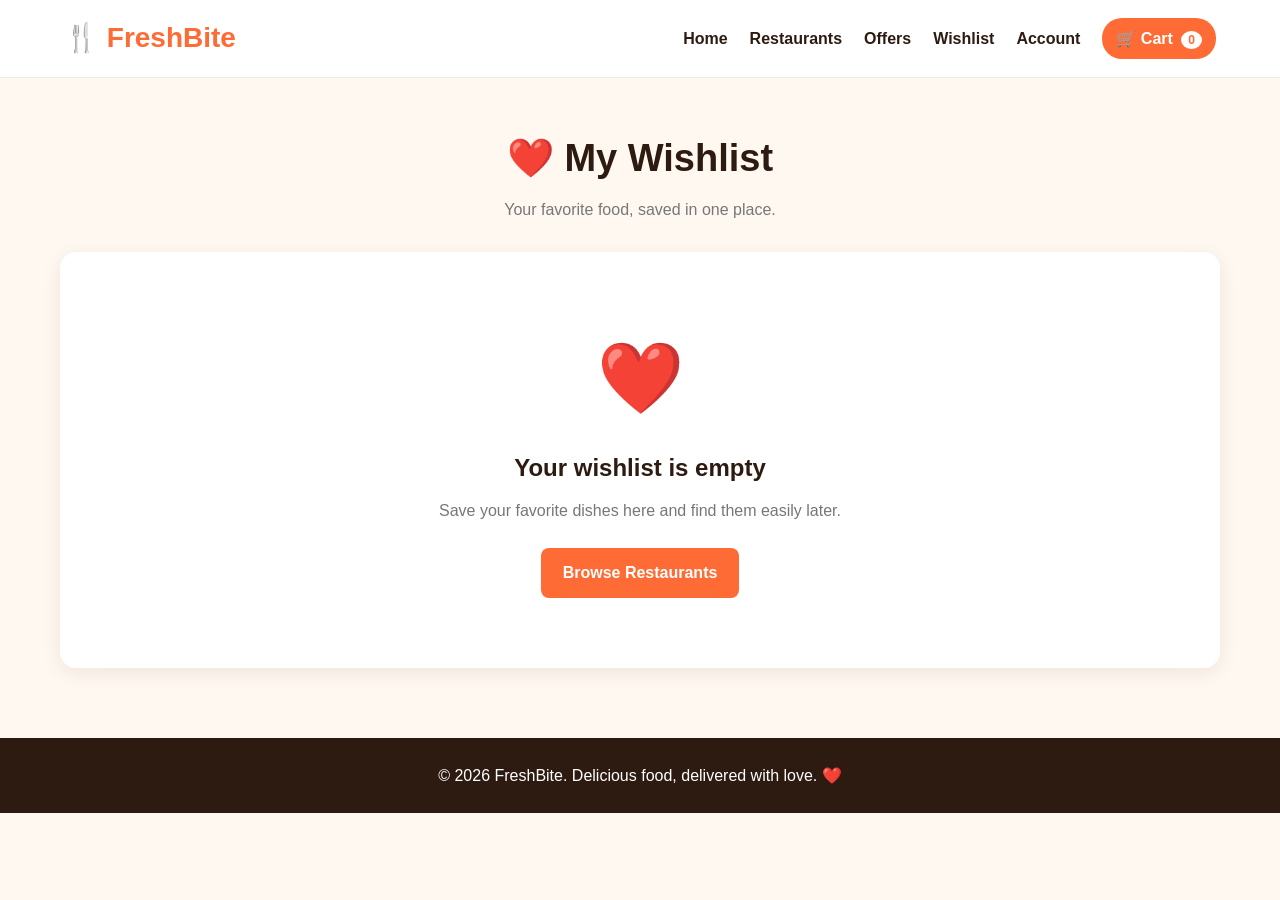
<file: wishlist.html>
<!DOCTYPE html>
<html lang="en">

<head>
    <meta charset="UTF-8">
    <meta name="viewport" content="width=device-width, initial-scale=1.0">

    <title>Wishlist | FreshBite</title>

    <style>
        * {
            box-sizing: border-box;
            margin: 0;
            padding: 0;
        }

        body {
            font-family: Arial, sans-serif;
            background: #FFF8F0;
            color: #2D1B12;
            line-height: 1.6;
        }

        a {
            text-decoration: none;
            color: inherit;
        }

        header {
            background: #ffffff;
            border-bottom: 1px solid #eee;
            padding: 16px 5%;
            position: sticky;
            top: 0;
            z-index: 100;
        }

        .navbar {
            max-width: 1200px;
            margin: auto;
            display: flex;
            align-items: center;
            justify-content: space-between;
            gap: 20px;
        }

        .logo {
            font-size: 28px;
            font-weight: bold;
            color: #FF6B35;
        }

        .nav-links {
            display: flex;
            align-items: center;
            gap: 22px;
        }

        .nav-links a {
            font-weight: 600;
        }

        .nav-links a:hover {
            color: #FF6B35;
        }

        .cart-link {
            background: #FF6B35;
            color: white;
            padding: 8px 14px;
            border-radius: 20px;
        }

        .cart-count {
            background: white;
            color: #FF6B35;
            padding: 2px 7px;
            border-radius: 50%;
            margin-left: 4px;
            font-size: 12px;
        }

        .page-header {
            text-align: center;
            padding: 50px 20px 30px;
        }

        .page-header h1 {
            font-size: 38px;
            margin-bottom: 8px;
        }

        .page-header p {
            color: #777;
        }

        .wishlist-container {
            max-width: 1200px;
            margin: 0 auto 70px;
            padding: 0 20px;
        }

        .wishlist-grid {
            display: grid;
            grid-template-columns: repeat(3, 1fr);
            gap: 24px;
        }

        .wishlist-card {
            background: white;
            border-radius: 16px;
            overflow: hidden;
            box-shadow: 0 5px 20px rgba(45, 27, 18, 0.08);
            transition: transform 0.2s ease;
        }

        .wishlist-card:hover {
            transform: translateY(-4px);
        }

        .food-image {
            height: 210px;
            background: #FFF0E7;
            position: relative;
            overflow: hidden;
        }

        .food-image img {
            width: 100%;
            height: 100%;
            object-fit: cover;
            display: block;
        }

        .emoji-fallback {
            width: 100%;
            height: 100%;
            display: flex;
            align-items: center;
            justify-content: center;
            font-size: 75px;
        }

        .remove-button {
            position: absolute;
            top: 12px;
            right: 12px;
            width: 40px;
            height: 40px;
            border-radius: 50%;
            border: none;
            background: white;
            color: #e53935;
            font-size: 20px;
            cursor: pointer;
            box-shadow: 0 3px 10px rgba(0, 0, 0, 0.15);
        }

        .remove-button:hover {
            background: #e53935;
            color: white;
        }

        .wishlist-content {
            padding: 20px;
        }

        .restaurant-name {
            color: #FF6B35;
            font-size: 13px;
            font-weight: bold;
            margin-bottom: 5px;
        }

        .wishlist-content h2 {
            font-size: 21px;
            margin-bottom: 8px;
        }

        .description {
            color: #777;
            font-size: 14px;
            min-height: 44px;
            margin-bottom: 12px;
        }

        .food-meta {
            display: flex;
            gap: 8px;
            flex-wrap: wrap;
            margin-bottom: 15px;
        }

        .tag {
            background: #FFF0E7;
            color: #FF6B35;
            padding: 4px 9px;
            border-radius: 20px;
            font-size: 12px;
            font-weight: 600;
        }

        .price {
            font-size: 20px;
            font-weight: bold;
            margin-bottom: 15px;
        }

        .card-actions {
            display: flex;
            gap: 10px;
        }

        .card-actions a,
        .card-actions button {
            flex: 1;
            text-align: center;
            padding: 10px 12px;
            border-radius: 8px;
            font-weight: 600;
            font-size: 14px;
            cursor: pointer;
        }

        .details-button {
            background: #FF6B35;
            color: white;
            border: none;
        }

        .details-button:hover {
            background: #e95725;
        }

        .cart-button {
            background: #2D1B12;
            color: white;
            border: none;
        }

        .cart-button:hover {
            background: #4a2d20;
        }

        .empty-wishlist {
            text-align: center;
            background: white;
            border-radius: 16px;
            padding: 70px 20px;
            box-shadow: 0 5px 20px rgba(45, 27, 18, 0.08);
        }

        .empty-icon {
            font-size: 70px;
            margin-bottom: 15px;
        }

        .empty-wishlist h2 {
            margin-bottom: 10px;
        }

        .empty-wishlist p {
            color: #777;
            margin-bottom: 25px;
        }

        .browse-button {
            display: inline-block;
            background: #FF6B35;
            color: white;
            padding: 12px 22px;
            border-radius: 8px;
            font-weight: bold;
        }

        .browse-button:hover {
            background: #e95725;
        }

        .toast {
            position: fixed;
            right: 20px;
            bottom: 20px;
            background: #2D1B12;
            color: white;
            padding: 13px 18px;
            border-radius: 8px;
            box-shadow: 0 5px 20px rgba(0, 0, 0, 0.2);
            opacity: 0;
            transform: translateY(20px);
            pointer-events: none;
            transition: all 0.3s ease;
            z-index: 999;
        }

        .toast.show {
            opacity: 1;
            transform: translateY(0);
        }

        footer {
            background: #2D1B12;
            color: white;
            text-align: center;
            padding: 25px 20px;
        }

        @media (max-width: 900px) {
            .wishlist-grid {
                grid-template-columns: repeat(2, 1fr);
            }
        }

        @media (max-width: 600px) {
            .navbar {
                flex-direction: column;
            }

            .nav-links {
                flex-wrap: wrap;
                justify-content: center;
                gap: 12px;
            }

            .page-header h1 {
                font-size: 30px;
            }

            .wishlist-grid {
                grid-template-columns: 1fr;
            }

            .food-image {
                height: 230px;
            }
        }
    </style>
</head>

<body>

<header>

    <nav class="navbar">

        <a href="index.html" class="logo">
            🍴 FreshBite
        </a>

        <div class="nav-links">

            <a href="index.html">
                Home
            </a>

            <a href="restaurants.html">
                Restaurants
            </a>

            <a href="offers.html">
                Offers
            </a>

            <a href="wishlist.html">
                Wishlist
            </a>

            <a href="account.html">
                Account
            </a>

            <a href="cart.html" class="cart-link">
                🛒 Cart
                <span id="cart-count" class="cart-count">
                    0
                </span>
            </a>

        </div>

    </nav>

</header>


<section class="page-header">

    <h1>
        ❤️ My Wishlist
    </h1>

    <p>
        Your favorite food, saved in one place.
    </p>

</section>


<main class="wishlist-container">

    <div id="wishlist-container">
        <!-- Wishlist items are generated by JavaScript -->
    </div>

</main>


<div id="toast" class="toast"></div>


<footer>

    <p>
        © 2026 FreshBite. Delicious food, delivered with love. ❤️
    </p>

</footer>


<script src="js/data.js"></script>
<script src="js/wishlist.js"></script>

</body>

</html>
</file>
<file: css/style.css>
/* =========================================
   RESET
========================================= */

* {
    margin: 0;
    padding: 0;
    box-sizing: border-box;
}


html {
    scroll-behavior: smooth;
}


body {
    font-family: Arial, Helvetica, sans-serif;
    background-color: #FFF8F0;
    color: #2D1B12;
    line-height: 1.6;
}


a {
    text-decoration: none;
    color: inherit;
}


button,
input,
select {
    font-family: inherit;
}



/* =========================================
   NAVBAR
========================================= */

.navbar {

    min-height: 75px;

    padding: 0 7%;

    display: flex;

    align-items: center;

    justify-content: space-between;

    gap: 20px;

    background-color: #FFF8F0;

    border-bottom: 1px solid #eadfd5;

}


.logo {

    font-size: 26px;

    font-weight: 800;

    color: #FF6B35;

    white-space: nowrap;

}


.navbar nav {

    display: flex;

    align-items: center;

    gap: 30px;

}


.navbar nav a {

    font-size: 16px;

    font-weight: 500;

    transition: 0.25s;

}


.navbar nav a:hover {

    color: #FF6B35;

}


.nav-buttons {

    display: flex;

    align-items: center;

    gap: 10px;

}


.login-btn {

    padding: 10px 18px;

}


.cart-btn {

    background-color: #FF6B35;

    color: white;

    padding: 11px 20px;

    border-radius: 30px;

    transition: 0.25s;

}


.cart-btn:hover {

    background-color: #e95524;

}



/* =========================================
   HERO
========================================= */

.hero {

    min-height: 600px;

    padding: 70px 7%;

    display: flex;

    align-items: center;

    justify-content: space-between;

    gap: 60px;

}


.hero-content {

    max-width: 650px;

}


.hero-small {

    color: #FF6B35;

    font-size: 14px;

    font-weight: 800;

    letter-spacing: 2px;

    margin-bottom: 15px;

}


.hero h1 {

    font-size: clamp(45px, 6vw, 75px);

    line-height: 1.05;

    margin-bottom: 25px;

}


.hero h1 span {

    color: #FF6B35;

}


.hero-description {

    max-width: 560px;

    color: #705F55;

    font-size: 18px;

    margin-bottom: 30px;

}


.search-box {

    max-width: 560px;

    display: flex;

    align-items: center;

    background-color: white;

    border: 1px solid #e5d8cd;

    border-radius: 40px;

    padding: 7px;

    margin-bottom: 25px;

}


.search-box input {

    flex: 1;

    border: none;

    outline: none;

    background: transparent;

    padding: 13px 18px;

    font-size: 15px;

}


.search-box button {

    border: none;

    background-color: #FF6B35;

    color: white;

    padding: 13px 25px;

    border-radius: 30px;

    cursor: pointer;

    font-weight: bold;

}


.hero-button {

    display: inline-block;

    background-color: #2D1B12;

    color: white;

    padding: 14px 26px;

    border-radius: 30px;

    font-weight: bold;

}


.hero-image {

    width: 400px;

    height: 400px;

    flex-shrink: 0;

    display: flex;

    align-items: center;

    justify-content: center;

    border-radius: 50%;

    background-color: #FFE0D2;

    font-size: 180px;

}



/* =========================================
   SECTION HEADINGS
========================================= */

.section-heading {

    margin-bottom: 35px;

}


.section-heading p,
.section-heading-row p {

    color: #FF6B35;

    font-size: 13px;

    font-weight: bold;

    letter-spacing: 2px;

}


.section-heading h2,
.section-heading-row h2 {

    font-size: 38px;

    margin-top: 5px;

}



/* =========================================
   CATEGORIES
========================================= */

.categories {

    padding: 80px 7%;

}


.category-grid {

    display: grid;

    grid-template-columns:
        repeat(6, 1fr);

    gap: 18px;

}


.category-card {

    background-color: white;

    padding: 25px 15px;

    text-align: center;

    border-radius: 18px;

    border: 1px solid #eee2d8;

    cursor: pointer;

    transition: 0.3s;

}


.category-card:hover {

    transform: translateY(-6px);

    border-color: #FF6B35;

    box-shadow:
        0 10px 25px rgba(45, 27, 18, 0.08);

}


.category-icon {

    font-size: 45px;

    margin-bottom: 10px;

}


.category-card h3 {

    font-size: 17px;

}


.category-card p {

    color: #8B7A70;

    font-size: 13px;

}



/* =========================================
   FEATURED
========================================= */

.featured {

    padding: 80px 7%;

    background-color: white;

}


.section-heading-row {

    display: flex;

    align-items: end;

    justify-content: space-between;

    margin-bottom: 35px;

}


.section-heading-row > a {

    color: #FF6B35;

    font-weight: bold;

}



/* =========================================
   RESTAURANT CARDS
========================================= */

.restaurant-grid {

    display: grid;

    grid-template-columns:
        repeat(3, minmax(0, 1fr));

    gap: 25px;

}


.restaurant-card {

    background-color: #FFF8F0;

    border-radius: 20px;

    overflow: hidden;

    border: 1px solid #eadfd5;

    transition: 0.3s;

}


.restaurant-card:hover {

    transform: translateY(-5px);

    box-shadow:
        0 12px 30px rgba(45, 27, 18, 0.08);

}


.restaurant-image {

    height: 230px;

    display: flex;

    align-items: center;

    justify-content: center;

    background:
        linear-gradient(
            135deg,
            #FFE4D8,
            #FFF1E8
        );

    position: relative;

    overflow: hidden;

}


.food-emoji {

    font-size: 105px;

}


.pizza-image {

    background-color: #FFE1D3;

}


.burger-image {

    background-color: #F8E3C5;

}


.indian-image {

    background-color: #F6D8C8;

}


.offer-badge {

    position: absolute;

    top: 15px;

    left: 15px;

    background-color: #FF6B35;

    color: white;

    padding: 5px 11px;

    border-radius: 15px;

    font-size: 12px;

    font-weight: bold;

}


.restaurant-info {

    padding: 20px;

}


.restaurant-info h3 {

    font-size: 21px;

}


.cuisine {

    color: #806E63;

    margin: 5px 0 15px;

}


.restaurant-details {

    display: flex;

    justify-content: space-between;

    gap: 8px;

    font-size: 13px;

    color: #5F5048;

}


.view-menu {

    width: 100%;

    margin-top: 18px;

    padding: 12px;

    border: none;

    border-radius: 25px;

    background-color: #2D1B12;

    color: white;

    font-weight: bold;

    cursor: pointer;

    transition: 0.25s;

}


.view-menu:hover {

    background-color: #FF6B35;

}



/* =========================================
   OFFER
========================================= */

.offer-section {

    margin: 70px 7%;

    padding: 55px 7%;

    display: flex;

    align-items: center;

    justify-content: space-between;

    background-color: #FF6B35;

    color: white;

    border-radius: 30px;

}


.offer-content > p:first-child {

    font-size: 13px;

    font-weight: bold;

    letter-spacing: 2px;

}


.offer-section h2 {

    font-size: 45px;

    line-height: 1.1;

    margin: 10px 0 15px;

}


.offer-button {

    display: inline-block;

    background-color: white;

    color: #2D1B12;

    padding: 13px 25px;

    border-radius: 30px;

    font-weight: bold;

    margin-top: 20px;

}


.offer-emoji {

    font-size: 150px;

}



/* =========================================
   SIMPLE SECTIONS
========================================= */

.simple-section {

    padding: 70px 7%;

    max-width: 900px;

}


.simple-section p:first-child {

    color: #FF6B35;

    font-size: 13px;

    font-weight: bold;

    letter-spacing: 2px;

}


.simple-section h2 {

    font-size: 38px;

    margin: 10px 0 15px;

}


.simple-section p:last-child {

    color: #705F55;

    font-size: 17px;

}



/* =========================================
   RESTAURANT PAGE
========================================= */

.page-header {

    padding: 70px 20px;

    text-align: center;

    background-color: #FFE5D8;

}


.page-header p {

    color: #FF6B35;

    font-size: 13px;

    font-weight: bold;

    letter-spacing: 2px;

}


.page-header h1 {

    font-size: 48px;

    line-height: 1.15;

    margin: 10px 0;

}


.page-header span {

    color: #705F55;

    font-size: 17px;

}


.restaurant-page {

    padding: 60px 7%;

    display: grid;

    grid-template-columns: 230px minmax(0, 1fr);

    gap: 50px;

}


.filters {

    height: fit-content;

    background-color: white;

    padding: 25px;

    border-radius: 18px;

    border: 1px solid #eadfd5;

}


.filters h2 {

    margin-bottom: 25px;

}


.filter-group {

    border-top: 1px solid #eee2d8;

    padding: 20px 0;

}


.filter-group h3 {

    margin-bottom: 12px;

}


.filter-group label {

    display: block;

    margin: 11px 0;

    color: #66564E;

    cursor: pointer;

}


.filter-group input {

    margin-right: 8px;

    accent-color: #FF6B35;

}


.clear-filter {

    width: 100%;

    padding: 11px;

    border: 1px solid #FF6B35;

    background-color: white;

    color: #FF6B35;

    border-radius: 25px;

    cursor: pointer;

    font-weight: bold;

}


.clear-filter:hover {

    background-color: #FF6B35;

    color: white;

}


.results-header {

    display: flex;

    justify-content: space-between;

    align-items: center;

    gap: 20px;

    margin-bottom: 30px;

}


.results-header h2 {

    font-size: 30px;

}


.restaurant-count {

    color: #8B7A70;

    font-size: 14px;

    margin-top: 3px;

}


.results-header select {

    padding: 11px 15px;

    border: 1px solid #DED0C5;

    border-radius: 9px;

    background-color: white;

    color: #2D1B12;

    cursor: pointer;

}


.no-results {

    grid-column: 1 / -1;

    padding: 80px 20px;

    text-align: center;

}


.no-results-icon {

    font-size: 55px;

    margin-bottom: 10px;

}


.no-results h2 {

    margin-bottom: 5px;

}


.no-results p {

    color: #806E63;

}



/* =========================================
   FOOTER
========================================= */

footer {

    background-color: #2D1B12;

    color: white;

    padding: 60px 7% 20px;

}


.footer-content {

    display: grid;

    grid-template-columns:
        2fr 1fr 1fr;

    gap: 50px;

}


.footer-content h2 {

    color: #FF6B35;

}


.footer-content h3 {

    margin-bottom: 15px;

}


.footer-content a {

    display: block;

    color: #D8C9C0;

    margin: 8px 0;

    transition: 0.2s;

}


.footer-content a:hover {

    color: #FF6B35;

}


.footer-content p {

    color: #C8B9B0;

}


.copyright {

    border-top: 1px solid #503C31;

    margin-top: 40px;

    padding-top: 20px;

    text-align: center;

    color: #AA9990;

    font-size: 13px;

}



/* =========================================
   TABLET
========================================= */

@media (max-width: 1000px) {

    .navbar {

        padding: 0 4%;

    }


    .navbar nav {

        gap: 15px;

    }


    .hero {

        padding: 60px 5%;

    }


    .hero-image {

        width: 300px;

        height: 300px;

        font-size: 130px;

    }


    .category-grid {

        grid-template-columns:
            repeat(3, 1fr);

    }


    .restaurant-grid {

        grid-template-columns:
            repeat(2, 1fr);

    }


    .restaurant-page {

        padding: 50px 5%;

    }

}



/* =========================================
   MOBILE
========================================= */

@media (max-width: 750px) {

    .navbar {

        min-height: 70px;

        padding: 10px 5%;

    }


    .navbar nav {

        display: none;

    }


    .nav-buttons .login-btn {

        display: none;

    }


    .hero {

        min-height: auto;

        padding: 55px 5%;

        flex-direction: column;

        text-align: center;

    }


    .hero-description {

        margin-left: auto;

        margin-right: auto;

    }


    .search-box {

        margin-left: auto;

        margin-right: auto;

    }


    .hero-image {

        width: 270px;

        height: 270px;

        font-size: 115px;

    }


    .categories,
    .featured {

        padding: 55px 5%;

    }


    .category-grid {

        grid-template-columns:
            repeat(2, 1fr);

    }


    .restaurant-grid {

        grid-template-columns: 1fr;

    }


    .restaurant-page {

        grid-template-columns: 1fr;

        padding: 40px 5%;

    }


    .filters {

        width: 100%;

    }


    .page-header {

        padding: 55px 20px;

    }


    .page-header h1 {

        font-size: 36px;

    }


    .results-header {

        align-items: flex-start;

        flex-direction: column;

    }


    .results-header select {

        width: 100%;

    }


    .offer-section {

        margin: 45px 5%;

        padding: 40px 25px;

        text-align: center;

    }


    .offer-section h2 {

        font-size: 35px;

    }


    .offer-emoji {

        display: none;

    }


    .footer-content {

        grid-template-columns: 1fr;

        gap: 30px;

    }

}



/* =========================================
   SMALL MOBILE
========================================= */

@media (max-width: 450px) {

    .logo {

        font-size: 21px;

    }


    .cart-btn {

        padding: 9px 14px;

    }


    .hero h1 {

        font-size: 42px;

    }


    .search-box {

        flex-direction: column;

        background-color: transparent;

        border: none;

        padding: 0;

        gap: 10px;

    }


    .search-box input {

        width: 100%;

        background-color: white;

        border: 1px solid #e5d8cd;

        border-radius: 30px;

    }


    .search-box button {

        width: 100%;

    }


    .section-heading h2,
    .section-heading-row h2 {

        font-size: 30px;

    }


    .category-icon {

        font-size: 38px;

    }

}
/* =========================================
   MENU PAGE
========================================= */

.menu-header {

    padding: 45px 7% 55px;

    background-color: #FFE5D8;

}


.back-link {

    display: inline-block;

    color: #FF6B35;

    font-weight: bold;

    margin-bottom: 35px;

}


.restaurant-header-content {

    display: flex;

    align-items: center;

    gap: 30px;

}


.restaurant-big-icon {

    width: 150px;

    height: 150px;

    flex-shrink: 0;

    display: flex;

    align-items: center;

    justify-content: center;

    border-radius: 25px;

    background-color: white;

    font-size: 80px;

    box-shadow:
        0 10px 25px
        rgba(45, 27, 18, 0.08);

}


.restaurant-header-info h1 {

    font-size: 48px;

    line-height: 1.1;

    margin: 8px 0;

}


.restaurant-header-info p {

    color: #705F55;

    font-size: 17px;

}


.offer-label {

    display: inline-block;

    background-color: #FF6B35;

    color: white;

    padding: 5px 12px;

    border-radius: 15px;

    font-size: 12px;

    font-weight: bold;

}


.header-details {

    display: flex;

    gap: 25px;

    margin-top: 15px;

    color: #5F5048;

    font-size: 14px;

}



/* MENU AREA */

.menu-page {

    padding: 70px 7%;

}


.menu-controls {

    display: flex;

    align-items: end;

    justify-content: space-between;

    gap: 30px;

    margin-bottom: 35px;

}


.menu-controls > div:first-child p {

    color: #FF6B35;

    font-size: 13px;

    font-weight: bold;

    letter-spacing: 2px;

}


.menu-controls h2 {

    font-size: 36px;

    margin-top: 5px;

}


.dietary-buttons {

    display: flex;

    gap: 8px;

    flex-wrap: wrap;

}


.diet-button {

    border: 1px solid #DED0C5;

    background-color: white;

    color: #2D1B12;

    padding: 10px 17px;

    border-radius: 25px;

    cursor: pointer;

    transition: 0.2s;

}


.diet-button:hover {

    border-color: #FF6B35;

    color: #FF6B35;

}


.diet-button.active {

    background-color: #FF6B35;

    color: white;

    border-color: #FF6B35;

}



/* MENU GRID */

.menu-grid {

    display: grid;

    grid-template-columns:
        repeat(2, minmax(0, 1fr));

    gap: 22px;

}


.menu-card {

    display: flex;

    background-color: white;

    border: 1px solid #EADFD5;

    border-radius: 18px;

    overflow: hidden;

    transition: 0.25s;

}


.menu-card:hover {

    transform: translateY(-4px);

    box-shadow:
        0 10px 25px
        rgba(45, 27, 18, 0.08);

}


.menu-image {

    width: 155px;

    min-height: 190px;

    flex-shrink: 0;

    display: flex;

    align-items: center;

    justify-content: center;

    background:
        linear-gradient(
            135deg,
            #FFE3D5,
            #FFF2EA
        );

}


.menu-image span {

    font-size: 75px;

}


.menu-info {

    padding: 20px;

    flex: 1;

    display: flex;

    flex-direction: column;

}


.menu-title-row {

    display: flex;

    align-items: start;

    justify-content: space-between;

    gap: 10px;

}


.menu-title-row h3 {

    font-size: 20px;

    line-height: 1.3;

}


.diet-tag {

    flex-shrink: 0;

    font-size: 11px;

    padding: 4px 8px;

    border-radius: 10px;

    background-color: #EAF7EA;

    color: #287A28;

    font-weight: bold;

}


.menu-description {

    color: #806E63;

    font-size: 14px;

    margin: 10px 0 15px;

}


.menu-bottom {

    display: flex;

    align-items: center;

    justify-content: space-between;

    gap: 15px;

    margin-top: auto;

}


.menu-bottom strong {

    font-size: 20px;

}


.add-cart-button {

    border: none;

    background-color: #FF6B35;

    color: white;

    padding: 9px 18px;

    border-radius: 20px;

    cursor: pointer;

    font-weight: bold;

    transition: 0.2s;

}


.add-cart-button:hover {

    background-color: #E95524;

}



/* CART MESSAGE */

.cart-message {

    position: fixed;

    right: 25px;

    bottom: 25px;

    z-index: 9999;

    background-color: #2D1B12;

    color: white;

    padding: 14px 20px;

    border-radius: 12px;

    box-shadow:
        0 10px 30px
        rgba(0, 0, 0, 0.2);

    animation: slideUp 0.25s ease;

}


@keyframes slideUp {

    from {

        opacity: 0;

        transform: translateY(20px);

    }

    to {

        opacity: 1;

        transform: translateY(0);

    }

}



/* MENU ERROR */

.menu-error {

    text-align: center;

    padding: 50px 0;

}


.menu-error > div {

    font-size: 50px;

}


.menu-error h2 {

    margin: 10px 0 20px;

}



/* MENU MOBILE */

@media (max-width: 850px) {

    .menu-grid {

        grid-template-columns: 1fr;

    }


    .menu-controls {

        align-items: flex-start;

        flex-direction: column;

    }


    .restaurant-header-info h1 {

        font-size: 38px;

    }

}


@media (max-width: 600px) {

    .menu-header {

        padding: 35px 5% 45px;

    }


    .restaurant-header-content {

        align-items: flex-start;

        flex-direction: column;

    }


    .restaurant-big-icon {

        width: 110px;

        height: 110px;

        font-size: 60px;

    }


    .restaurant-header-info h1 {

        font-size: 34px;

    }


    .header-details {

        flex-wrap: wrap;

        gap: 10px 18px;

    }


    .menu-page {

        padding: 50px 5%;

    }


    .menu-card {

        flex-direction: column;

    }


    .menu-image {

        width: 100%;

        height: 150px;

        min-height: 150px;

    }


    .menu-controls h2 {

        font-size: 30px;

    }

}
/* =========================================
   CART PAGE
========================================= */

.cart-page {

    padding: 70px 7%;

    min-height: 600px;

}


.cart-heading {

    margin-bottom: 45px;

}


.cart-heading p {

    color: #FF6B35;

    font-size: 13px;

    font-weight: bold;

    letter-spacing: 2px;

}


.cart-heading h1 {

    font-size: 45px;

    margin: 8px 0 15px;

}


.cart-heading a {

    color: #FF6B35;

    font-weight: bold;

}



/* CART LAYOUT */

.cart-layout {

    display: grid;

    grid-template-columns:
        1fr 380px;

    gap: 35px;

    align-items: start;

}



/* CART ITEM */

.cart-item {

    display: grid;

    grid-template-columns:
        100px 1fr auto auto;

    gap: 20px;

    align-items: center;

    background-color: white;

    border: 1px solid #EADFD5;

    border-radius: 18px;

    padding: 18px;

    margin-bottom: 15px;

}


.cart-item-image {

    width: 100px;

    height: 100px;

    display: flex;

    align-items: center;

    justify-content: center;

    border-radius: 15px;

    background:
        linear-gradient(
            135deg,
            #FFE3D5,
            #FFF2EA
        );

    font-size: 48px;

}


.cart-item-info h3 {

    font-size: 19px;

    margin-bottom: 5px;

}


.cart-item-info p {

    color: #806E63;

    font-size: 14px;

    margin-bottom: 10px;

}


.remove-button {

    border: none;

    background: none;

    color: #D9534F;

    cursor: pointer;

    padding: 0;

    font-size: 13px;

}


.remove-button:hover {

    text-decoration: underline;

}



/* QUANTITY */

.quantity-control {

    display: flex;

    align-items: center;

    gap: 12px;

    border: 1px solid #DED0C5;

    border-radius: 25px;

    padding: 5px 8px;

}


.quantity-control button {

    width: 28px;

    height: 28px;

    border: none;

    border-radius: 50%;

    background-color: #FFF0E9;

    color: #FF6B35;

    font-size: 18px;

    cursor: pointer;

}


.quantity-control button:hover {

    background-color: #FF6B35;

    color: white;

}


.quantity-control span {

    min-width: 15px;

    text-align: center;

    font-weight: bold;

}


.cart-item-total {

    min-width: 75px;

    text-align: right;

    font-size: 18px;

}



/* SUMMARY */

.cart-summary {

    background-color: white;

    border: 1px solid #EADFD5;

    border-radius: 20px;

    padding: 28px;

    position: sticky;

    top: 20px;

}


.cart-summary h2 {

    font-size: 24px;

    margin-bottom: 25px;

}


.summary-row {

    display: flex;

    justify-content: space-between;

    align-items: center;

    margin-bottom: 16px;

    color: #6E5D53;

}


.summary-row strong {

    color: #2D1B12;

}


.discount-row strong {

    color: #3B8B3B;

}


.cart-summary hr {

    border: none;

    border-top: 1px solid #EADFD5;

    margin: 22px 0;

}


.summary-total {

    display: flex;

    justify-content: space-between;

    align-items: center;

    font-size: 20px;

    margin-bottom: 25px;

}


.summary-total strong {

    color: #FF6B35;

    font-size: 25px;

}


.checkout-button {

    width: 100%;

    border: none;

    background-color: #FF6B35;

    color: white;

    padding: 15px;

    border-radius: 12px;

    font-size: 16px;

    font-weight: bold;

    cursor: pointer;

    transition: 0.2s;

}


.checkout-button:hover {

    background-color: #E95524;

}


.checkout-button:disabled {

    background-color: #C8BBB3;

    cursor: not-allowed;

}


.secure-text {

    text-align: center;

    color: #8A7A70;

    font-size: 12px;

    margin-top: 15px;

}



/* EMPTY CART */

.empty-cart {

    background-color: white;

    border: 1px solid #EADFD5;

    border-radius: 20px;

    padding: 70px 30px;

    text-align: center;

}


.empty-cart-icon {

    font-size: 70px;

    margin-bottom: 15px;

}


.empty-cart h2 {

    font-size: 28px;

    margin-bottom: 8px;

}


.empty-cart p {

    color: #806E63;

    margin-bottom: 25px;

}



/* CART MOBILE */

@media (max-width: 900px) {

    .cart-layout {

        grid-template-columns: 1fr;

    }


    .cart-summary {

        position: static;

    }

}


@media (max-width: 650px) {

    .cart-page {

        padding: 50px 5%;

    }


    .cart-heading h1 {

        font-size: 36px;

    }


    .cart-item {

        grid-template-columns:
            80px 1fr;

        gap: 15px;

    }


    .cart-item-image {

        width: 80px;

        height: 80px;

        font-size: 38px;

    }


    .quantity-control {

        grid-column: 2;

        justify-self: start;

    }


    .cart-item-total {

        grid-column: 2;

        text-align: left;

    }

}
/* ========================================
   CHECKOUT PAGE
======================================== */

.checkout-page {
    min-height: 80vh;
    padding: 50px 20px 80px;
    background: #fff8f0;
}

.checkout-container {
    max-width: 1200px;
    margin: 0 auto;
}

.checkout-heading {
    margin-bottom: 35px;
}

.checkout-heading h1 {
    margin: 15px 0 8px;
    color: #2d1b12;
    font-size: 2.5rem;
}

.checkout-heading p {
    color: #777;
    margin: 0;
}

.back-link {
    color: #ff6b35;
    text-decoration: none;
    font-weight: 600;
}

.back-link:hover {
    text-decoration: underline;
}


/* Checkout Layout */

.checkout-layout {
    display: grid;
    grid-template-columns: 1.6fr 1fr;
    gap: 30px;
    align-items: start;
}


/* Checkout Cards */

.checkout-card {
    background: white;
    border-radius: 16px;
    padding: 25px;
    margin-bottom: 25px;
    box-shadow: 0 4px 18px rgba(45, 27, 18, 0.08);
}

.checkout-card h2 {
    color: #2d1b12;
    margin: 0 0 25px;
    font-size: 1.3rem;
}


/* Forms */

.form-row {
    display: grid;
    grid-template-columns: repeat(2, 1fr);
    gap: 18px;
}

.form-row:last-child {
    grid-template-columns: 1fr 1fr 1fr;
}

.form-group {
    margin-bottom: 18px;
}

.form-group label {
    display: block;
    margin-bottom: 7px;
    color: #2d1b12;
    font-weight: 600;
    font-size: 0.95rem;
}

.form-group input {
    width: 100%;
    box-sizing: border-box;
    padding: 13px 14px;
    border: 1px solid #ddd;
    border-radius: 8px;
    font-size: 0.95rem;
    outline: none;
    transition: 0.2s;
    font-family: inherit;
}

.form-group input:focus {
    border-color: #ff6b35;
    box-shadow: 0 0 0 3px rgba(255, 107, 53, 0.1);
}


/* Delivery Options */

.delivery-options {
    display: flex;
    flex-direction: column;
    gap: 12px;
}

.delivery-option {
    display: flex;
    align-items: center;
    gap: 14px;
    padding: 15px;
    border: 1px solid #ddd;
    border-radius: 10px;
    cursor: pointer;
    transition: 0.2s;
}

.delivery-option:hover {
    border-color: #ff6b35;
    background: #fff8f0;
}

.delivery-option input {
    accent-color: #ff6b35;
    width: 18px;
    height: 18px;
}

.delivery-option div {
    display: flex;
    flex-direction: column;
    gap: 4px;
}

.delivery-option strong {
    color: #2d1b12;
}

.delivery-option span {
    color: #777;
    font-size: 0.85rem;
}


/* Payment Options */

.payment-options {
    display: flex;
    flex-direction: column;
    gap: 12px;
}

.payment-option {
    display: flex;
    align-items: center;
    gap: 14px;
    padding: 15px;
    border: 1px solid #ddd;
    border-radius: 10px;
    cursor: pointer;
    transition: 0.2s;
}

.payment-option:hover {
    border-color: #ff6b35;
    background: #fff8f0;
}

.payment-option input {
    accent-color: #ff6b35;
    width: 18px;
    height: 18px;
}

.payment-option > span {
    font-size: 1.5rem;
}

.payment-option div {
    display: flex;
    flex-direction: column;
    gap: 4px;
}

.payment-option strong {
    color: #2d1b12;
}

.payment-option small {
    color: #777;
}


/* Summary */

.checkout-summary {
    position: sticky;
    top: 20px;
}

.checkout-item {
    display: flex;
    align-items: center;
    gap: 12px;
    padding: 12px 0;
    border-bottom: 1px solid #eee;
}

.checkout-item:last-child {
    border-bottom: none;
}

.checkout-item-icon {
    width: 48px;
    height: 48px;
    background: #fff8f0;
    border-radius: 10px;
    display: flex;
    align-items: center;
    justify-content: center;
    font-size: 1.5rem;
    flex-shrink: 0;
}

.checkout-item-info {
    flex: 1;
}

.checkout-item-info h3 {
    margin: 0 0 4px;
    font-size: 0.95rem;
    color: #2d1b12;
}

.checkout-item-info p {
    margin: 0;
    color: #777;
    font-size: 0.85rem;
}

.checkout-item-price {
    color: #2d1b12;
    white-space: nowrap;
}

.summary-divider {
    height: 1px;
    background: #eee;
    margin: 18px 0;
}

.summary-row {
    display: flex;
    justify-content: space-between;
    margin: 12px 0;
    color: #555;
}

.summary-row strong {
    color: #2d1b12;
}

.discount-row strong {
    color: #2e8b57;
}

.summary-total {
    display: flex;
    justify-content: space-between;
    align-items: center;
    font-size: 1.25rem;
    color: #2d1b12;
}

.summary-total strong {
    color: #ff6b35;
    font-size: 1.4rem;
}


/* Place Order Button */

.place-order-btn {
    width: 100%;
    margin-top: 25px;
    padding: 15px;
    border: none;
    border-radius: 10px;
    background: #ff6b35;
    color: white;
    font-size: 1rem;
    font-weight: 700;
    cursor: pointer;
    transition: 0.2s;
}

.place-order-btn:hover {
    background: #e85b2a;
    transform: translateY(-1px);
}

.place-order-btn:disabled {
    background: #bbb;
    cursor: not-allowed;
    transform: none;
}

.secure-message {
    text-align: center;
    color: #888;
    font-size: 0.8rem;
    margin: 15px 0 0;
}


/* Empty Checkout */

.checkout-empty {
    text-align: center;
    padding: 25px 10px;
}

.checkout-empty .empty-icon {
    font-size: 3rem;
    margin-bottom: 10px;
}

.checkout-empty h3 {
    color: #2d1b12;
    margin: 10px 0;
}

.checkout-empty p {
    color: #777;
    margin-bottom: 20px;
}

.browse-btn {
    display: inline-block;
    padding: 10px 18px;
    background: #ff6b35;
    color: white;
    text-decoration: none;
    border-radius: 8px;
    font-weight: 600;
}


/* ========================================
   ORDER CONFIRMATION
======================================== */

.order-confirmation {
    max-width: 650px;
    margin: 30px auto;
    text-align: center;
}

.success-icon {
    width: 80px;
    height: 80px;
    margin: 0 auto 20px;
    background: #2e8b57;
    color: white;
    border-radius: 50%;
    display: flex;
    align-items: center;
    justify-content: center;
    font-size: 2.5rem;
    font-weight: bold;
}

.order-confirmation h1 {
    color: #2d1b12;
    margin-bottom: 10px;
}

.confirmation-message {
    color: #666;
    margin-bottom: 30px;
    font-size: 1.05rem;
}

.order-details-card {
    background: white;
    border-radius: 15px;
    padding: 20px 25px;
    box-shadow: 0 4px 18px rgba(45, 27, 18, 0.08);
    margin-bottom: 20px;
}

.order-detail {
    display: flex;
    justify-content: space-between;
    padding: 13px 0;
    border-bottom: 1px solid #eee;
}

.order-detail:last-child {
    border-bottom: none;
}

.order-detail span {
    color: #777;
}

.order-detail strong {
    color: #2d1b12;
}

.delivery-message {
    display: flex;
    align-items: center;
    gap: 15px;
    text-align: left;
    background: #fff0e8;
    padding: 18px;
    border-radius: 12px;
    margin-bottom: 25px;
}

.delivery-message > div {
    flex: 1;
}

.delivery-message:first-letter {
    font-size: 2rem;
}

.delivery-message h3 {
    margin: 0 0 5px;
    color: #2d1b12;
}

.delivery-message p {
    margin: 0;
    color: #666;
}

.confirmation-buttons {
    display: flex;
    gap: 12px;
    justify-content: center;
}

.track-order-btn,
.continue-shopping-btn {
    display: inline-block;
    padding: 13px 22px;
    border-radius: 9px;
    text-decoration: none;
    font-weight: 600;
}

.track-order-btn {
    background: #ff6b35;
    color: white;
}

.continue-shopping-btn {
    background: white;
    color: #ff6b35;
    border: 1px solid #ff6b35;
}


/* ========================================
   CHECKOUT RESPONSIVE
======================================== */

@media (max-width: 850px) {

    .checkout-layout {
        grid-template-columns: 1fr;
    }

    .checkout-summary {
        position: static;
    }

}


@media (max-width: 600px) {

    .checkout-page {
        padding: 30px 15px 60px;
    }

    .checkout-heading h1 {
        font-size: 2rem;
    }

    .checkout-card {
        padding: 18px;
    }

    .form-row,
    .form-row:last-child {
        grid-template-columns: 1fr;
        gap: 0;
    }

    .confirmation-buttons {
        flex-direction: column;
    }

    .track-order-btn,
    .continue-shopping-btn {
        width: 100%;
        box-sizing: border-box;
    }

}
/* ========================================
   ORDER TRACKING
======================================== */

.tracking-page {
    min-height: 80vh;
    padding: 45px 20px 80px;
    background: #fff8f0;
}

.tracking-container {
    max-width: 800px;
    margin: 0 auto;
}

.tracking-header {
    text-align: center;
    margin: 25px 0 35px;
}

.tracking-icon {
    font-size: 3.5rem;
    margin-bottom: 10px;
}

.tracking-header h1 {
    margin: 0 0 10px;
    color: #2d1b12;
    font-size: 2.4rem;
}

.tracking-header p {
    margin: 0;
    color: #777;
}


/* Order Information */

.order-information {
    display: flex;
    justify-content: space-between;
    gap: 20px;
    background: white;
    padding: 20px 25px;
    border-radius: 14px;
    margin-bottom: 20px;
    box-shadow: 0 4px 18px rgba(45, 27, 18, 0.08);
}

.order-number,
.order-total {
    display: flex;
    flex-direction: column;
    gap: 5px;
}

.order-number span,
.order-total span {
    color: #777;
    font-size: 0.85rem;
}

.order-number strong,
.order-total strong {
    color: #2d1b12;
    font-size: 1.1rem;
}

.order-total strong {
    color: #ff6b35;
}


/* Tracking Card */

.tracking-card {
    background: white;
    border-radius: 16px;
    padding: 25px;
    margin-bottom: 20px;
    box-shadow: 0 4px 18px rgba(45, 27, 18, 0.08);
}

.tracking-card h2 {
    margin: 0 0 25px;
    color: #2d1b12;
}


/* Timeline */

.tracking-timeline {
    position: relative;
}

.tracking-step {
    position: relative;
    display: flex;
    gap: 18px;
    padding-bottom: 35px;
    opacity: 0.4;
    transition: 0.4s;
}

.tracking-step:last-child {
    padding-bottom: 0;
}


/* Connecting line */

.tracking-step:not(:last-child)::after {
    content: "";
    position: absolute;
    left: 19px;
    top: 42px;
    width: 2px;
    height: calc(100% - 25px);
    background: #ddd;
    transition: 0.4s;
}


/* Active connecting line */

.tracking-step.completed:not(:last-child)::after {
    background: #2e8b57;
}


/* Step Icon */

.step-icon {
    width: 40px;
    height: 40px;
    min-width: 40px;
    border-radius: 50%;
    background: #eee;
    display: flex;
    align-items: center;
    justify-content: center;
    font-size: 1rem;
    position: relative;
    z-index: 2;
    transition: 0.4s;
}


/* Active Step */

.tracking-step.active {
    opacity: 1;
}

.tracking-step.active .step-icon {
    background: #2e8b57;
    color: white;
    box-shadow: 0 0 0 5px rgba(46, 139, 87, 0.12);
}


/* Step Content */

.step-content h3 {
    margin: 2px 0 5px;
    color: #2d1b12;
    font-size: 1rem;
}

.step-content p {
    margin: 0;
    color: #777;
    font-size: 0.9rem;
}


/* Delivery Info */

.delivery-info-card {
    display: grid;
    grid-template-columns: 1fr 1fr;
    gap: 15px;
    margin-bottom: 20px;
}

.delivery-info-item {
    display: flex;
    align-items: center;
    gap: 14px;
    background: white;
    padding: 18px;
    border-radius: 14px;
    box-shadow: 0 4px 18px rgba(45, 27, 18, 0.08);
}

.info-icon {
    font-size: 1.7rem;
}

.delivery-info-item div {
    display: flex;
    flex-direction: column;
    gap: 4px;
}

.delivery-info-item span:not(.info-icon) {
    color: #777;
    font-size: 0.8rem;
}

.delivery-info-item strong {
    color: #2d1b12;
}


/* Tracking Order Items */

.tracking-order-item {
    display: flex;
    align-items: center;
    gap: 14px;
    padding: 14px 0;
    border-bottom: 1px solid #eee;
}

.tracking-order-item:last-child {
    border-bottom: none;
}

.tracking-item-icon {
    width: 50px;
    height: 50px;
    background: #fff8f0;
    border-radius: 10px;
    display: flex;
    align-items: center;
    justify-content: center;
    font-size: 1.5rem;
}

.tracking-item-info {
    flex: 1;
}

.tracking-item-info h3 {
    margin: 0 0 4px;
    color: #2d1b12;
    font-size: 0.95rem;
}

.tracking-item-info p {
    margin: 0;
    color: #777;
    font-size: 0.85rem;
}

.tracking-order-item > strong {
    color: #2d1b12;
}


/* Buttons */

.tracking-buttons {
    display: flex;
    justify-content: center;
    gap: 12px;
    margin-top: 25px;
}


/* No Order */

.no-order {
    background: white;
    text-align: center;
    padding: 45px 25px;
    border-radius: 16px;
    box-shadow: 0 4px 18px rgba(45, 27, 18, 0.08);
}

.no-order-icon {
    font-size: 3rem;
    margin-bottom: 15px;
}

.no-order h2 {
    color: #2d1b12;
    margin-bottom: 8px;
}

.no-order p {
    color: #777;
    margin-bottom: 20px;
}


/* Tracking Responsive */

@media (max-width: 600px) {

    .tracking-page {
        padding: 30px 15px 60px;
    }

    .tracking-header h1 {
        font-size: 2rem;
    }

    .order-information {
        padding: 18px;
    }

    .delivery-info-card {
        grid-template-columns: 1fr;
    }

    .tracking-card {
        padding: 20px;
    }

    .tracking-buttons {
        flex-direction: column;
    }

    .tracking-buttons a {
        width: 100%;
        box-sizing: border-box;
        text-align: center;
    }

}
/* ========================================
   PRODUCT DETAIL PAGE
======================================== */

.product-page {
    min-height: 80vh;
    padding: 45px 20px 80px;
    background: #fff8f0;
}

.product-container {
    max-width: 1100px;
    margin: 0 auto;
}

.product-details {
    display: grid;
    grid-template-columns: 1fr 1fr;
    gap: 45px;
    align-items: center;
    background: white;
    border-radius: 20px;
    padding: 45px;
    margin-top: 25px;
    box-shadow: 0 5px 25px rgba(45, 27, 18, 0.08);
}


/* Product Visual */

.product-image-section {
    display: flex;
    align-items: center;
    justify-content: center;
    min-height: 400px;
    background: #fff8f0;
    border-radius: 18px;
}

.product-big-emoji {
    width: 280px;
    height: 280px;
    display: flex;
    align-items: center;
    justify-content: center;
    background: white;
    border-radius: 50%;
    font-size: 10rem;
    box-shadow: 0 8px 25px rgba(45, 27, 18, 0.08);
}


/* Product Information */

.product-info-section {
    padding: 10px 0;
}

.product-restaurant {
    display: inline-flex;
    align-items: center;
    gap: 8px;
    background: #fff0e8;
    padding: 8px 13px;
    border-radius: 20px;
    color: #2d1b12;
    margin-bottom: 18px;
    font-size: 0.9rem;
}

.product-info-section h1 {
    color: #2d1b12;
    font-size: 2.4rem;
    margin: 0 0 15px;
}


/* Product Meta */

.product-meta {
    display: flex;
    align-items: center;
    gap: 10px;
    flex-wrap: wrap;
    margin-bottom: 20px;
}

.dietary-badge,
.product-category {
    display: inline-block;
    padding: 6px 10px;
    border-radius: 6px;
    font-size: 0.8rem;
    font-weight: 600;
}

.dietary-badge.veg {
    background: #e9f7ef;
    color: #2e8b57;
}

.dietary-badge.non-veg {
    background: #fdeaea;
    color: #c0392b;
}

.product-category {
    background: #f2f2f2;
    color: #666;
    text-transform: capitalize;
}


/* Description */

.product-description {
    color: #666;
    line-height: 1.7;
    font-size: 1rem;
    margin-bottom: 20px;
}


/* Price */

.product-price {
    color: #ff6b35;
    font-size: 2rem;
    font-weight: 800;
    margin-bottom: 20px;
}

.product-divider {
    height: 1px;
    background: #eee;
    margin: 20px 0;
}


/* Quantity */

.quantity-section h3 {
    color: #2d1b12;
    font-size: 1rem;
    margin: 0 0 10px;
}

.quantity-control {
    display: inline-flex;
    align-items: center;
    border: 1px solid #ddd;
    border-radius: 9px;
    overflow: hidden;
    margin-bottom: 20px;
}

.quantity-control button {
    width: 42px;
    height: 42px;
    border: none;
    background: #fff8f0;
    color: #ff6b35;
    font-size: 1.3rem;
    font-weight: bold;
    cursor: pointer;
}

.quantity-control button:hover {
    background: #ff6b35;
    color: white;
}

.quantity-control span {
    width: 45px;
    text-align: center;
    font-weight: 700;
    color: #2d1b12;
}


/* Add To Cart */

.add-product-cart {
    width: 100%;
    padding: 15px;
    border: none;
    border-radius: 10px;
    background: #ff6b35;
    color: white;
    font-size: 1rem;
    font-weight: 700;
    cursor: pointer;
    transition: 0.2s;
}

.add-product-cart:hover {
    background: #e85b2a;
    transform: translateY(-1px);
}

.add-product-cart.added {
    background: #2e8b57;
}


/* View Cart */

.view-cart-link {
    display: block;
    text-align: center;
    margin-top: 15px;
    color: #ff6b35;
    text-decoration: none;
    font-weight: 600;
}

.view-cart-link:hover {
    text-decoration: underline;
}


/* Loading */

.product-loading {
    grid-column: 1 / -1;
    text-align: center;
    padding: 80px 20px;
    color: #777;
}

.product-loading div {
    font-size: 4rem;
    margin-bottom: 10px;
}


/* Product Not Found */

.product-not-found {
    grid-column: 1 / -1;
    text-align: center;
    padding: 70px 20px;
}

.not-found-icon {
    font-size: 4rem;
    margin-bottom: 15px;
}

.product-not-found h1 {
    color: #2d1b12;
}

.product-not-found p {
    color: #777;
    margin-bottom: 25px;
}


/* Product Responsive */

@media (max-width: 800px) {

    .product-details {
        grid-template-columns: 1fr;
        gap: 30px;
        padding: 25px;
    }

    .product-image-section {
        min-height: 300px;
    }

    .product-big-emoji {
        width: 220px;
        height: 220px;
        font-size: 7rem;
    }

    .product-info-section h1 {
        font-size: 2rem;
    }

}


@media (max-width: 500px) {

    .product-page {
        padding: 30px 15px 60px;
    }

    .product-details {
        padding: 18px;
        border-radius: 15px;
    }

    .product-image-section {
        min-height: 250px;
    }

    .product-big-emoji {
        width: 180px;
        height: 180px;
        font-size: 5.5rem;
    }

}
/* ========================================
   MENU ACTION BUTTONS
======================================== */

.menu-actions {
    display: flex;
    align-items: center;
    gap: 8px;
}

.view-product-btn {
    display: inline-block;
    padding: 8px 12px;
    border: 1px solid #ff6b35;
    border-radius: 7px;
    color: #ff6b35;
    background: white;
    text-decoration: none;
    font-size: 0.8rem;
    font-weight: 600;
    transition: 0.2s;
}

.view-product-btn:hover {
    background: #fff0e8;
}

@media (max-width: 600px) {

    .menu-actions {
        flex-direction: column;
        align-items: stretch;
    }

    .view-product-btn {
        text-align: center;
    }

}
/* ========================================
   AUTHENTICATION PAGES
======================================== */

.auth-page {
    min-height: calc(100vh - 80px);
    display: flex;
    justify-content: center;
    align-items: center;
    padding: 50px 20px;
    background: #fff8f0;
}

.auth-card {
    width: 100%;
    max-width: 480px;
    background: white;
    padding: 35px;
    border-radius: 15px;
    box-shadow: 0 8px 30px rgba(45, 27, 18, 0.1);
}

.auth-header {
    text-align: center;
    margin-bottom: 30px;
}

.auth-icon {
    width: 65px;
    height: 65px;
    margin: 0 auto 15px;
    border-radius: 50%;
    background: #fff0e8;
    display: flex;
    align-items: center;
    justify-content: center;
    font-size: 30px;
}

.auth-header h1 {
    margin: 0 0 8px;
    color: #2d1b12;
}

.auth-header p {
    margin: 0;
    color: #777;
}

.form-group {
    margin-bottom: 18px;
}

.form-group label {
    display: block;
    margin-bottom: 7px;
    color: #2d1b12;
    font-weight: 600;
}

.form-group input {
    width: 100%;
    padding: 12px 14px;
    border: 1px solid #ddd;
    border-radius: 8px;
    font-size: 15px;
    box-sizing: border-box;
    outline: none;
    transition: 0.2s;
}

.form-group input:focus {
    border-color: #ff6b35;
    box-shadow: 0 0 0 3px rgba(255, 107, 53, 0.1);
}

.auth-submit-btn {
    width: 100%;
    border: none;
    border-radius: 8px;
    padding: 13px;
    background: #ff6b35;
    color: white;
    font-size: 16px;
    font-weight: 700;
    cursor: pointer;
    transition: 0.2s;
}

.auth-submit-btn:hover {
    background: #e85a28;
}

.auth-message {
    min-height: 20px;
    margin: 5px 0 15px;
    text-align: center;
    font-size: 14px;
    font-weight: 600;
}

.auth-message.error {
    color: #d93025;
}

.auth-message.success {
    color: #188038;
}

.auth-footer {
    margin-top: 25px;
    padding-top: 20px;
    border-top: 1px solid #eee;
    text-align: center;
}

.auth-footer p {
    margin: 0;
    color: #666;
}

.auth-footer a {
    color: #ff6b35;
    font-weight: 600;
    text-decoration: none;
}

.auth-footer a:hover {
    text-decoration: underline;
}


/* ========================================
   ACCOUNT PAGE
======================================== */

.account-page {
    max-width: 1100px;
    margin: 0 auto;
    padding: 40px 20px 60px;
}

.account-header-card {
    display: flex;
    align-items: center;
    gap: 20px;
    padding: 25px;
    background: white;
    border-radius: 15px;
    box-shadow: 0 5px 20px rgba(45, 27, 18, 0.08);
    margin-bottom: 35px;
}

.account-avatar {
    width: 75px;
    height: 75px;
    flex-shrink: 0;
    border-radius: 50%;
    background: #ff6b35;
    color: white;
    display: flex;
    align-items: center;
    justify-content: center;
    font-size: 30px;
    font-weight: 700;
}

.account-header-card h1 {
    margin: 0 0 5px;
    color: #2d1b12;
}

.account-header-card p {
    margin: 0;
    color: #777;
}

.logout-btn {
    margin-left: auto;
    padding: 10px 18px;
    border: 1px solid #ff6b35;
    border-radius: 8px;
    background: white;
    color: #ff6b35;
    font-weight: 600;
    cursor: pointer;
    transition: 0.2s;
}

.logout-btn:hover {
    background: #ff6b35;
    color: white;
}


/* ========================================
   ACCOUNT INFORMATION
======================================== */

.account-info-section {
    margin-bottom: 40px;
}

.account-info-section h2,
.orders-section h2 {
    color: #2d1b12;
    margin-bottom: 8px;
}

.account-info-grid {
    display: grid;
    grid-template-columns: repeat(3, 1fr);
    gap: 18px;
    margin-top: 20px;
}

.account-info-card {
    display: flex;
    align-items: center;
    gap: 14px;
    padding: 20px;
    background: white;
    border-radius: 12px;
    box-shadow: 0 4px 15px rgba(45, 27, 18, 0.06);
}

.account-info-card > span {
    font-size: 25px;
}

.account-info-card small {
    display: block;
    color: #888;
    margin-bottom: 4px;
}

.account-info-card strong {
    color: #2d1b12;
    word-break: break-word;
}


/* ========================================
   ORDER HISTORY
======================================== */

.section-heading-row {
    margin-bottom: 20px;
}

.section-heading-row p {
    color: #777;
    margin-top: 0;
}

.order-history-card {
    background: white;
    padding: 22px;
    border-radius: 12px;
    box-shadow: 0 4px 15px rgba(45, 27, 18, 0.07);
    margin-bottom: 18px;
}

.order-history-top {
    display: flex;
    justify-content: space-between;
    align-items: center;
    padding-bottom: 15px;
    border-bottom: 1px solid #eee;
}

.order-label {
    color: #888;
    font-size: 13px;
}

.order-history-top h3 {
    margin: 3px 0 0;
    color: #2d1b12;
}

.order-total {
    color: #ff6b35;
    font-size: 20px;
    font-weight: 700;
}

.order-history-details {
    padding: 15px 0;
}

.order-history-details p {
    margin: 7px 0;
    color: #666;
    line-height: 1.5;
}

.order-history-details strong {
    color: #2d1b12;
}

.order-history-actions {
    display: flex;
    justify-content: flex-end;
}

.track-order-btn,
.browse-orders-btn {
    display: inline-block;
    padding: 10px 16px;
    border-radius: 8px;
    background: #ff6b35;
    color: white;
    text-decoration: none;
    font-weight: 600;
    transition: 0.2s;
}

.track-order-btn:hover,
.browse-orders-btn:hover {
    background: #e85a28;
}


/* ========================================
   EMPTY ORDERS
======================================== */

.empty-orders {
    text-align: center;
    padding: 50px 20px;
    background: white;
    border-radius: 12px;
    box-shadow: 0 4px 15px rgba(45, 27, 18, 0.06);
}

.empty-orders-icon {
    font-size: 50px;
    margin-bottom: 15px;
}

.empty-orders h3 {
    color: #2d1b12;
    margin-bottom: 8px;
}

.empty-orders p {
    max-width: 500px;
    margin: 0 auto 20px;
    color: #777;
    line-height: 1.6;
}


/* ========================================
   AUTH + ACCOUNT RESPONSIVE
======================================== */

@media (max-width: 768px) {

    .auth-card {
        padding: 25px 20px;
    }

    .account-header-card {
        flex-wrap: wrap;
    }

    .logout-btn {
        width: 100%;
        margin-left: 0;
    }

    .account-info-grid {
        grid-template-columns: 1fr;
    }

}


@media (max-width: 600px) {

    .auth-page {
        padding: 30px 15px;
    }

    .account-page {
        padding: 25px 15px 50px;
    }

    .account-header-card {
        padding: 20px;
    }

    .account-avatar {
        width: 60px;
        height: 60px;
        font-size: 24px;
    }

    .account-header-card h1 {
        font-size: 22px;
    }

    .order-history-top {
        align-items: flex-start;
    }

    .order-total {
        font-size: 17px;
    }

}
/* ========================================
   WISHLIST PAGE
======================================== */

.wishlist-page {
    max-width: 1200px;
    margin: 0 auto;
    padding: 50px 20px 70px;
}

.wishlist-heading {
    text-align: center;
    margin-bottom: 40px;
}

.wishlist-heading > p:first-child {
    color: #ff6b35;
    font-size: 13px;
    font-weight: 700;
    letter-spacing: 1px;
    margin-bottom: 8px;
}

.wishlist-heading h1 {
    color: #2d1b12;
    margin: 0 0 10px;
}

.wishlist-heading p:last-child {
    color: #777;
    margin: 0;
}


/* ========================================
   WISHLIST GRID
======================================== */

.wishlist-grid {
    display: grid;
    grid-template-columns: repeat(3, 1fr);
    gap: 25px;
}

.wishlist-card {
    background: white;
    border-radius: 14px;
    overflow: hidden;
    box-shadow: 0 5px 20px rgba(45, 27, 18, 0.08);
    transition: 0.2s;
}

.wishlist-card:hover {
    transform: translateY(-4px);
    box-shadow: 0 8px 25px rgba(45, 27, 18, 0.12);
}


/* ========================================
   WISHLIST IMAGE
======================================== */

.wishlist-image {
    height: 190px;
    background: #fff0e8;
    display: flex;
    align-items: center;
    justify-content: center;
    position: relative;
}

.wishlist-image > span {
    font-size: 75px;
}

.remove-wishlist-btn {
    position: absolute;
    top: 12px;
    right: 12px;
    width: 40px;
    height: 40px;
    border: none;
    border-radius: 50%;
    background: white;
    color: #ff6b35;
    font-size: 20px;
    cursor: pointer;
    box-shadow: 0 3px 10px rgba(0, 0, 0, 0.12);
    transition: 0.2s;
}

.remove-wishlist-btn:hover {
    background: #ff6b35;
    color: white;
}


/* ========================================
   WISHLIST INFORMATION
======================================== */

.wishlist-info {
    padding: 20px;
}

.wishlist-category {
    color: #ff6b35;
    font-size: 12px;
    font-weight: 700;
    text-transform: uppercase;
}

.wishlist-info h3 {
    margin: 7px 0;
    color: #2d1b12;
}

.wishlist-restaurant {
    margin: 0 0 10px;
    color: #777;
    font-size: 14px;
    font-weight: 600;
}

.wishlist-description {
    color: #777;
    font-size: 14px;
    line-height: 1.5;
    min-height: 42px;
}

.wishlist-bottom {
    display: flex;
    justify-content: space-between;
    align-items: center;
    margin: 15px 0;
}

.wishlist-bottom strong {
    color: #2d1b12;
    font-size: 20px;
}

.wishlist-dietary {
    font-size: 13px;
}


/* ========================================
   WISHLIST ACTIONS
======================================== */

.wishlist-actions {
    display: flex;
    gap: 8px;
}

.wishlist-details-btn,
.wishlist-cart-btn {
    flex: 1;
    padding: 10px;
    border-radius: 7px;
    font-size: 13px;
    font-weight: 600;
    text-align: center;
    cursor: pointer;
    text-decoration: none;
    box-sizing: border-box;
}

.wishlist-details-btn {
    border: 1px solid #ff6b35;
    color: #ff6b35;
    background: white;
}

.wishlist-details-btn:hover {
    background: #fff0e8;
}

.wishlist-cart-btn {
    border: none;
    background: #ff6b35;
    color: white;
}

.wishlist-cart-btn:hover {
    background: #e85a28;
}


/* ========================================
   EMPTY WISHLIST
======================================== */

.empty-wishlist {
    text-align: center;
    background: white;
    border-radius: 15px;
    padding: 70px 20px;
    box-shadow: 0 5px 20px rgba(45, 27, 18, 0.07);
}

.empty-wishlist-icon {
    font-size: 65px;
    margin-bottom: 15px;
}

.empty-wishlist h2 {
    color: #2d1b12;
    margin-bottom: 10px;
}

.empty-wishlist p {
    color: #777;
    max-width: 500px;
    margin: 0 auto 25px;
    line-height: 1.6;
}

.browse-wishlist-btn {
    display: inline-block;
    padding: 12px 20px;
    border-radius: 8px;
    background: #ff6b35;
    color: white;
    text-decoration: none;
    font-weight: 600;
}

.browse-wishlist-btn:hover {
    background: #e85a28;
}


/* ========================================
   PRODUCT WISHLIST BUTTON
======================================== */

.product-wishlist-btn {
    width: 100%;
    padding: 13px;
    margin-top: 12px;
    border: 1px solid #ff6b35;
    border-radius: 8px;
    background: white;
    color: #ff6b35;
    font-size: 15px;
    font-weight: 700;
    cursor: pointer;
    transition: 0.2s;
}

.product-wishlist-btn:hover {
    background: #fff0e8;
}

.product-wishlist-btn.wishlist-active {
    background: #fff0e8;
}


/* ========================================
   WISHLIST NAVIGATION
======================================== */

.wishlist-nav-btn {
    color: #2d1b12;
    text-decoration: none;
    font-weight: 600;
    transition: 0.2s;
}

.wishlist-nav-btn:hover {
    color: #ff6b35;
}


/* ========================================
   WISHLIST TOAST
======================================== */

.wishlist-toast,
.product-toast {
    position: fixed;
    bottom: 25px;
    left: 50%;
    transform: translateX(-50%) translateY(20px);
    background: #2d1b12;
    color: white;
    padding: 12px 20px;
    border-radius: 8px;
    opacity: 0;
    pointer-events: none;
    transition: 0.3s;
    z-index: 9999;
}

.wishlist-toast.show,
.product-toast.show {
    opacity: 1;
    transform: translateX(-50%) translateY(0);
}


/* ========================================
   WISHLIST RESPONSIVE
======================================== */

@media (max-width: 900px) {

    .wishlist-grid {
        grid-template-columns: repeat(2, 1fr);
    }

}


@media (max-width: 600px) {

    .wishlist-page {
        padding: 35px 15px 50px;
    }

    .wishlist-grid {
        grid-template-columns: 1fr;
    }

    .wishlist-actions {
        flex-direction: column;
    }

}
</file>
